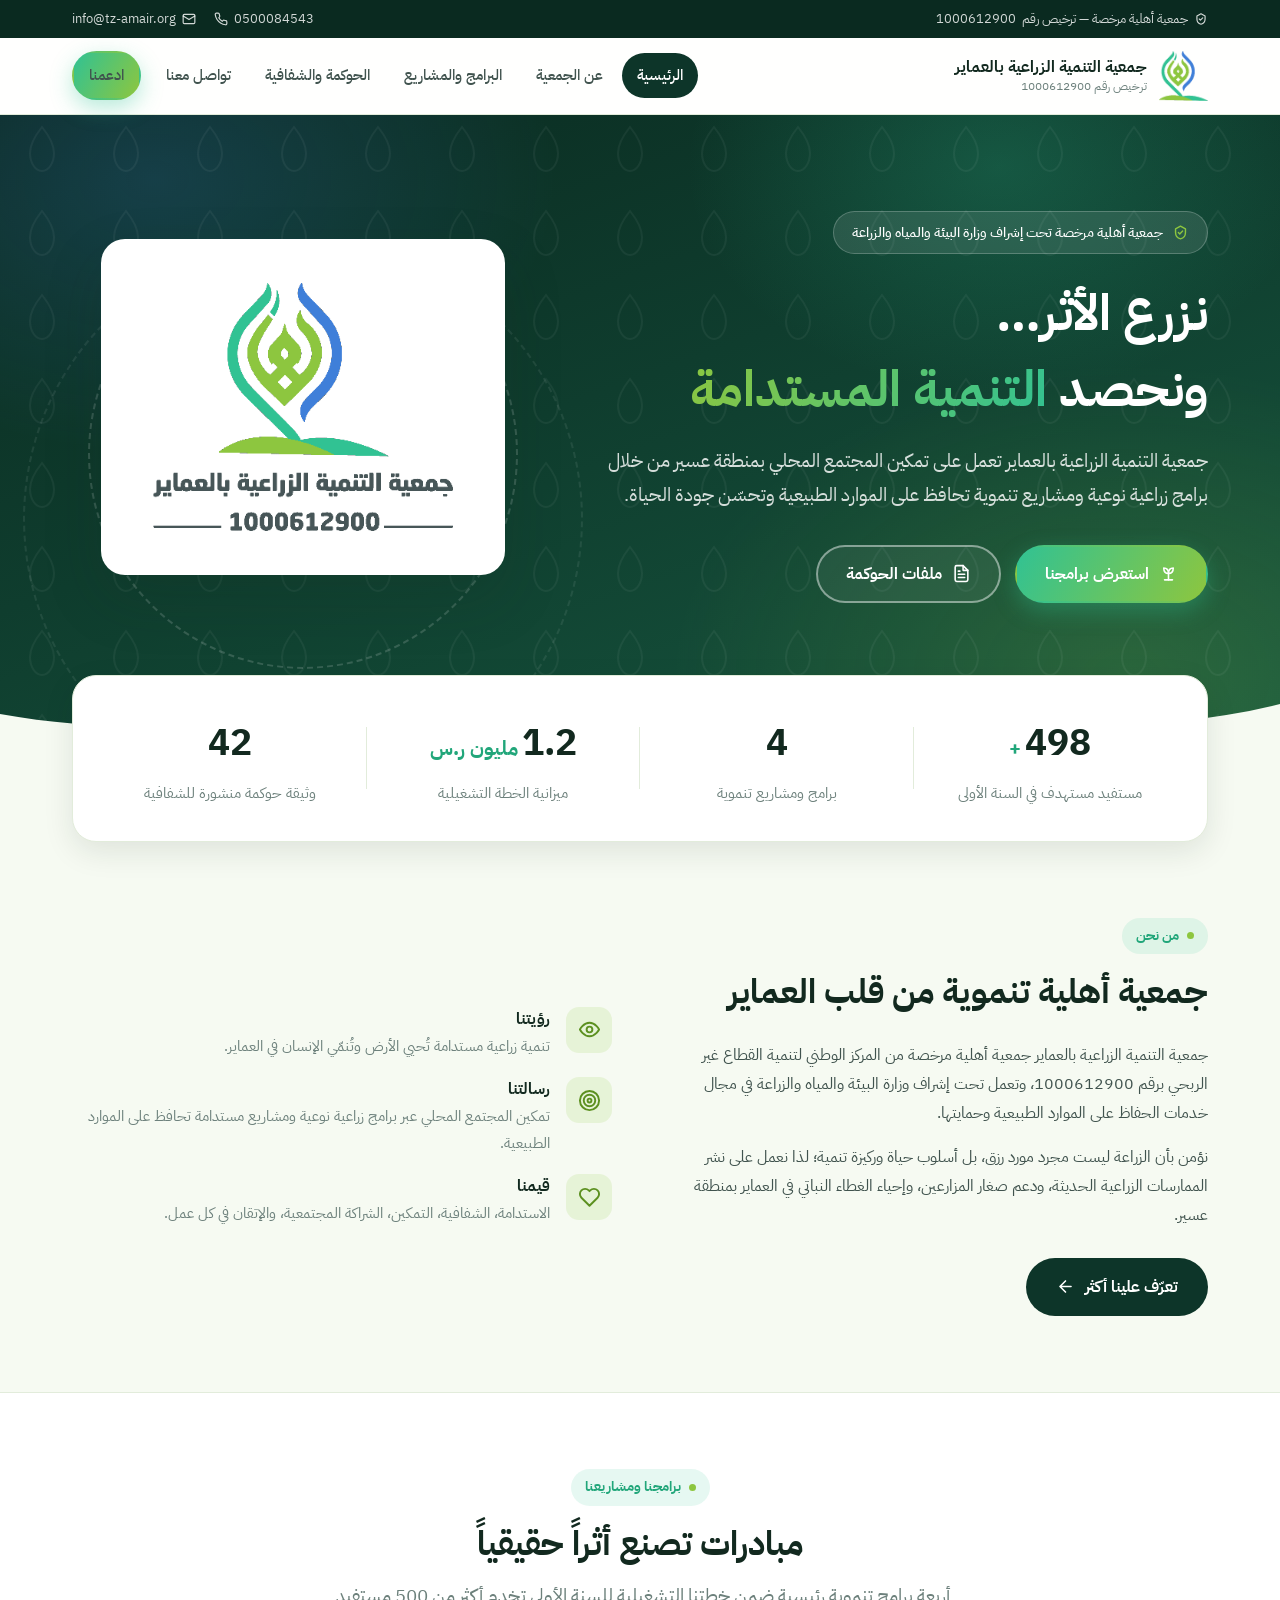
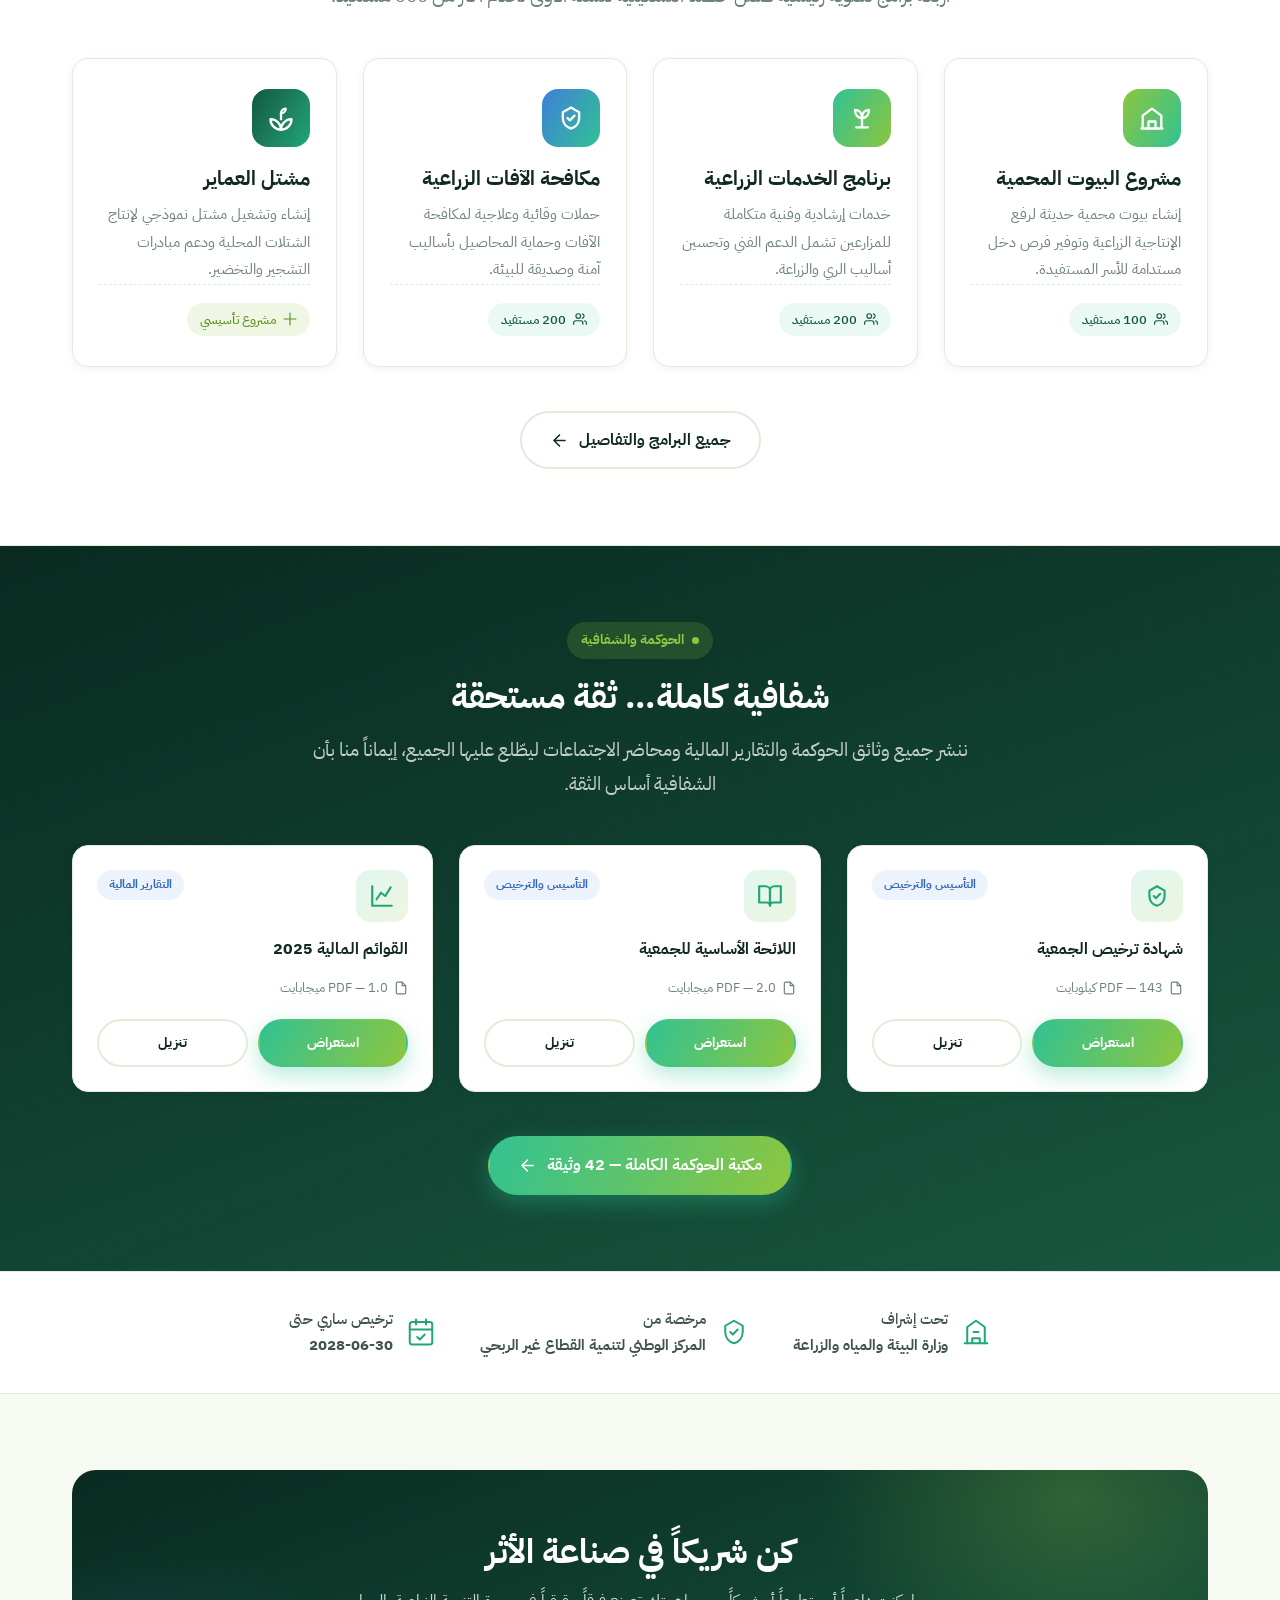
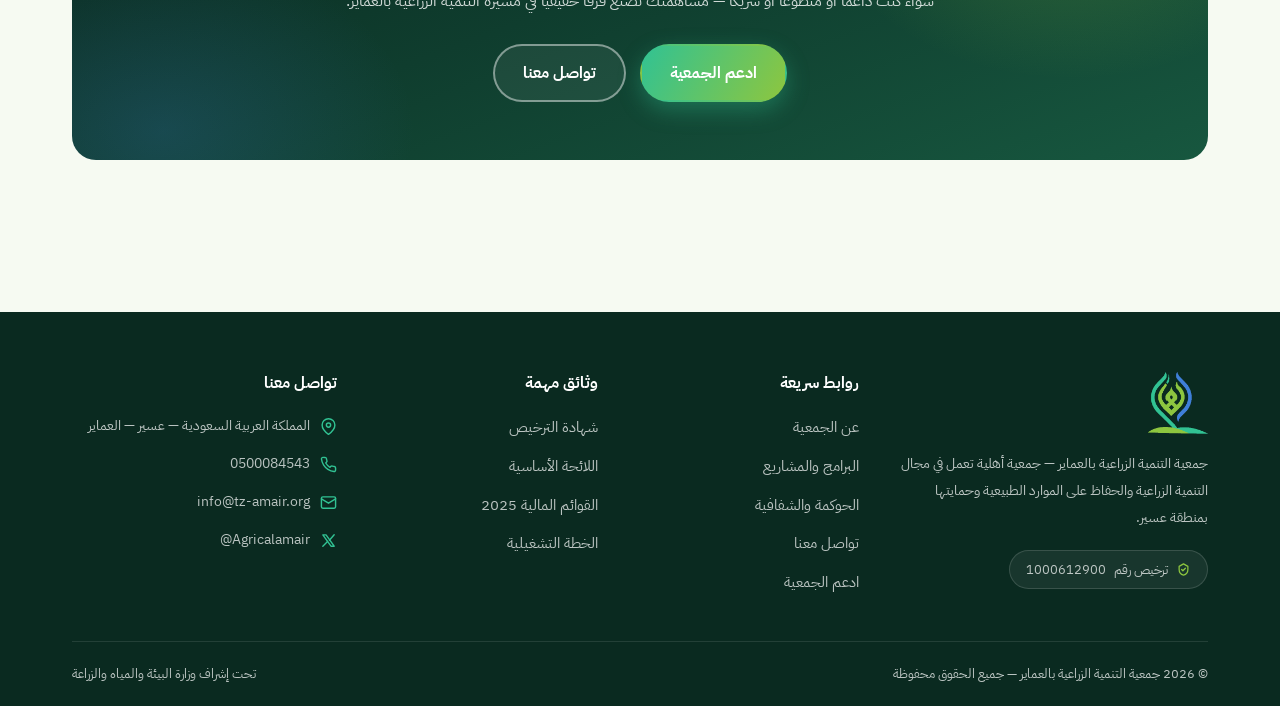
<file: index.html>
<!DOCTYPE html>
<html lang="ar" dir="rtl">
<head>
<meta charset="UTF-8">
<meta name="viewport" content="width=device-width, initial-scale=1.0">
<title>جمعية التنمية الزراعية بالعماير | الرئيسية</title>
<meta name="description" content="جمعية التنمية الزراعية بالعماير — جمعية أهلية مرخصة برقم 1000612900 تعمل تحت إشراف وزارة البيئة والمياه والزراعة في مجال التنمية الزراعية والحفاظ على الموارد الطبيعية بمنطقة عسير.">
<meta name="theme-color" content="#0d3529">
<link rel="icon" type="image/png" sizes="32x32" href="assets/img/favicon-32.png">
<link rel="icon" type="image/png" sizes="192x192" href="assets/img/favicon-192.png">
<link rel="apple-touch-icon" href="assets/img/apple-touch-icon.png">
<meta property="og:title" content="جمعية التنمية الزراعية بالعماير">
<meta property="og:description" content="جمعية أهلية مرخصة برقم 1000612900 — تنمية زراعية مستدامة وحفاظ على الموارد الطبيعية في العماير، عسير.">
<meta property="og:type" content="website">
<meta property="og:image" content="assets/img/logo-full.png">
<link rel="stylesheet" href="assets/css/style.css">
</head>
<body>
<a class="skip-link" href="#main">تجاوز إلى المحتوى الرئيسي</a>

<!-- الشريط العلوي -->
<div class="topbar">
  <div class="container">
    <span class="topbar__meta">
      <svg viewBox="0 0 24 24" fill="none" stroke="currentColor" stroke-width="2" stroke-linecap="round" stroke-linejoin="round" aria-hidden="true"><path d="M9 12l2 2 4-4"/><path d="M12 3l7 4v5c0 4.5-3 8-7 9-4-1-7-4.5-7-9V7z"/></svg>
      جمعية أهلية مرخصة — ترخيص رقم <bdo dir="ltr">1000612900</bdo>
    </span>
    <div class="topbar__links">
      <a href="tel:+966500084543" dir="ltr"><svg viewBox="0 0 24 24" fill="none" stroke="currentColor" stroke-width="2" stroke-linecap="round" stroke-linejoin="round" aria-hidden="true"><path d="M22 16.92v3a2 2 0 0 1-2.18 2 19.79 19.79 0 0 1-8.63-3.07 19.5 19.5 0 0 1-6-6A19.79 19.79 0 0 1 2.08 4.18 2 2 0 0 1 4.06 2h3a2 2 0 0 1 2 1.72c.13.96.36 1.9.7 2.81a2 2 0 0 1-.45 2.11L8.09 9.91a16 16 0 0 0 6 6l1.27-1.27a2 2 0 0 1 2.11-.45c.91.34 1.85.57 2.81.7A2 2 0 0 1 22 16.92z"/></svg><span class="txt">0500084543</span></a>
      <a href="mailto:info@tz-amair.org"><svg viewBox="0 0 24 24" fill="none" stroke="currentColor" stroke-width="2" stroke-linecap="round" stroke-linejoin="round" aria-hidden="true"><rect x="2" y="4" width="20" height="16" rx="2"/><path d="m22 7-10 6L2 7"/></svg><span class="txt">info@tz-amair.org</span></a>
    </div>
  </div>
</div>

<!-- التنقل -->
<header class="nav">
  <div class="container">
    <a class="brand" href="index.html">
      <img src="assets/img/logo-mark.png" alt="شعار جمعية التنمية الزراعية بالعماير">
      <span class="brand__txt">
        <span class="brand__name">جمعية التنمية الزراعية بالعماير</span>
        <span class="brand__lic">ترخيص رقم <bdo dir="ltr">1000612900</bdo></span>
      </span>
    </a>
    <nav class="nav__links" id="nav-links" aria-label="التنقل الرئيسي">
      <a href="index.html">الرئيسية</a>
      <a href="about.html">عن الجمعية</a>
      <a href="programs.html">البرامج والمشاريع</a>
      <a href="governance.html">الحوكمة والشفافية</a>
      <a href="contact.html">تواصل معنا</a>
      <a href="contact.html#donate" class="btn btn--primary btn--sm nav__cta">ادعمنا</a>
    </nav>
    <button class="nav__burger" aria-label="فتح القائمة" aria-expanded="false" aria-controls="nav-links">
      <svg viewBox="0 0 24 24" fill="none" stroke-width="2" stroke-linecap="round" aria-hidden="true"><path d="M3 6h18M3 12h18M3 18h18"/></svg>
    </button>
  </div>
</header>

<main id="main">
  <!-- الواجهة -->
  <section class="hero">
    <div class="hero__pattern" aria-hidden="true"></div>
    <div class="container">
      <div>
        <span class="hero__badge">
          <svg viewBox="0 0 24 24" fill="none" stroke="currentColor" stroke-width="2" stroke-linecap="round" stroke-linejoin="round" aria-hidden="true"><path d="M9 12l2 2 4-4"/><path d="M12 3l7 4v5c0 4.5-3 8-7 9-4-1-7-4.5-7-9V7z"/></svg>
          جمعية أهلية مرخصة تحت إشراف وزارة البيئة والمياه والزراعة
        </span>
        <h1>نزرع الأثر…<br>ونحصد <span class="hl">التنمية المستدامة</span></h1>
        <p class="hero__lead">جمعية التنمية الزراعية بالعماير تعمل على تمكين المجتمع المحلي بمنطقة عسير من خلال برامج زراعية نوعية ومشاريع تنموية تحافظ على الموارد الطبيعية وتحسّن جودة الحياة.</p>
        <div class="hero__actions">
          <a href="programs.html" class="btn btn--primary">
            <svg viewBox="0 0 24 24" fill="none" stroke="currentColor" stroke-width="2" stroke-linecap="round" stroke-linejoin="round" aria-hidden="true"><path d="M7 20h10"/><path d="M12 20v-8"/><path d="M12 12c4 0 6-3 6-7-4 0-6 3-6 7z"/><path d="M12 12c-4 0-6-3-6-7 4 0 6 3 6 7z"/></svg>
            استعرض برامجنا
          </a>
          <a href="governance.html" class="btn btn--ghost">
            <svg viewBox="0 0 24 24" fill="none" stroke="currentColor" stroke-width="2" stroke-linecap="round" stroke-linejoin="round" aria-hidden="true"><path d="M14 2H6a2 2 0 0 0-2 2v16a2 2 0 0 0 2 2h12a2 2 0 0 0 2-2V8z"/><path d="M14 2v6h6"/><path d="M16 13H8M16 17H8M10 9H8"/></svg>
            ملفات الحوكمة
          </a>
        </div>
      </div>
      <div class="hero__art">
        <span class="hero__ring hero__ring--1" aria-hidden="true"></span>
        <span class="hero__ring hero__ring--2" aria-hidden="true"></span>
        <div class="hero__logo-card">
          <img src="assets/img/logo-full.png" alt="شعار جمعية التنمية الزراعية بالعماير — ترخيص رقم 1000612900" width="391" height="323">
        </div>
      </div>
    </div>
    <div class="hero__wave" aria-hidden="true">
      <svg viewBox="0 0 1440 90" preserveAspectRatio="none"><path d="M0,50 C280,95 520,0 760,25 C1000,50 1240,85 1440,40 L1440,90 L0,90 Z" fill="#f6faf2"/></svg>
    </div>
  </section>

  <!-- الإحصاءات -->
  <div class="stats">
    <div class="container">
      <div class="stats__grid reveal">
        <div class="stat">
          <div class="stat__num"><span data-count="500">0</span><span class="unit">+</span></div>
          <div class="stat__label">مستفيد مستهدف في السنة الأولى</div>
        </div>
        <div class="stat">
          <div class="stat__num"><span data-count="4">0</span></div>
          <div class="stat__label">برامج ومشاريع تنموية</div>
        </div>
        <div class="stat">
          <div class="stat__num"><span data-count="1.2">0</span><span class="unit">مليون ر.س</span></div>
          <div class="stat__label">ميزانية الخطة التشغيلية</div>
        </div>
        <div class="stat">
          <div class="stat__num"><span data-count="42">0</span></div>
          <div class="stat__label">وثيقة حوكمة منشورة للشفافية</div>
        </div>
      </div>
    </div>
  </div>

  <!-- من نحن -->
  <section class="section">
    <div class="container">
      <div class="grid grid--2" style="align-items:center; gap:56px;">
        <div class="reveal">
          <div class="sec-head" style="margin-bottom:24px;">
            <span class="eyebrow">من نحن</span>
            <h2>جمعية أهلية تنموية من قلب العماير</h2>
          </div>
          <p style="margin-bottom:16px;">جمعية التنمية الزراعية بالعماير جمعية أهلية مرخصة من المركز الوطني لتنمية القطاع غير الربحي برقم <bdo dir="ltr">1000612900</bdo>، وتعمل تحت إشراف وزارة البيئة والمياه والزراعة في مجال خدمات الحفاظ على الموارد الطبيعية وحمايتها.</p>
          <p style="margin-bottom:28px;">نؤمن بأن الزراعة ليست مجرد مورد رزق، بل أسلوب حياة وركيزة تنمية؛ لذا نعمل على نشر الممارسات الزراعية الحديثة، ودعم صغار المزارعين، وإحياء الغطاء النباتي في العماير بمنطقة عسير.</p>
          <a href="about.html" class="btn btn--dark">تعرّف علينا أكثر
            <svg viewBox="0 0 24 24" fill="none" stroke="currentColor" stroke-width="2" stroke-linecap="round" stroke-linejoin="round" aria-hidden="true" style="transform:scaleX(-1)"><path d="M5 12h14M12 5l7 7-7 7"/></svg>
          </a>
        </div>
        <div class="value-list reveal reveal-d1">
          <div class="value-item">
            <span class="value-item__dot"><svg viewBox="0 0 24 24" fill="none" stroke="currentColor" stroke-width="2" stroke-linecap="round" stroke-linejoin="round" aria-hidden="true"><path d="M2 12s3.5-7 10-7 10 7 10 7-3.5 7-10 7-10-7-10-7z"/><circle cx="12" cy="12" r="3"/></svg></span>
            <div>
              <h4>رؤيتنا</h4>
              <p>تنمية زراعية مستدامة تُحيي الأرض وتُنمّي الإنسان في العماير.</p>
            </div>
          </div>
          <div class="value-item">
            <span class="value-item__dot"><svg viewBox="0 0 24 24" fill="none" stroke="currentColor" stroke-width="2" stroke-linecap="round" stroke-linejoin="round" aria-hidden="true"><circle cx="12" cy="12" r="10"/><circle cx="12" cy="12" r="6"/><circle cx="12" cy="12" r="2"/></svg></span>
            <div>
              <h4>رسالتنا</h4>
              <p>تمكين المجتمع المحلي عبر برامج زراعية نوعية ومشاريع مستدامة تحافظ على الموارد الطبيعية.</p>
            </div>
          </div>
          <div class="value-item">
            <span class="value-item__dot"><svg viewBox="0 0 24 24" fill="none" stroke="currentColor" stroke-width="2" stroke-linecap="round" stroke-linejoin="round" aria-hidden="true"><path d="M20.42 4.58a5.4 5.4 0 0 0-7.65 0l-.77.78-.77-.78a5.4 5.4 0 0 0-7.65 7.65l8.42 8.42 8.42-8.42a5.4 5.4 0 0 0 0-7.65z"/></svg></span>
            <div>
              <h4>قيمنا</h4>
              <p>الاستدامة، الشفافية، التمكين، الشراكة المجتمعية، والإتقان في كل عمل.</p>
            </div>
          </div>
        </div>
      </div>
    </div>
  </section>

  <!-- البرامج -->
  <section class="section section--alt">
    <div class="container">
      <div class="sec-head sec-head--center reveal">
        <span class="eyebrow">برامجنا ومشاريعنا</span>
        <h2>مبادرات تصنع أثراً حقيقياً</h2>
        <p>أربعة برامج تنموية رئيسية ضمن خطتنا التشغيلية للسنة الأولى تخدم أكثر من 500 مستفيد.</p>
      </div>
      <div class="grid grid--4">
        <article class="card program-card reveal">
          <span class="card__icon card__icon--green"><svg viewBox="0 0 24 24" fill="none" stroke="currentColor" stroke-width="2" stroke-linecap="round" stroke-linejoin="round" aria-hidden="true"><path d="M3 21h18"/><path d="M4 21V10l8-6 8 6v11"/><path d="M9 21v-6h6v6"/></svg></span>
          <h3>مشروع البيوت المحمية</h3>
          <p>إنشاء بيوت محمية حديثة لرفع الإنتاجية الزراعية وتوفير فرص دخل مستدامة للأسر المستفيدة.</p>
          <div class="program-card__meta">
            <span class="chip"><svg viewBox="0 0 24 24" fill="none" stroke="currentColor" stroke-width="2" stroke-linecap="round" stroke-linejoin="round" aria-hidden="true"><path d="M17 21v-2a4 4 0 0 0-4-4H5a4 4 0 0 0-4 4v2"/><circle cx="9" cy="7" r="4"/><path d="M23 21v-2a4 4 0 0 0-3-3.87"/><path d="M16 3.13a4 4 0 0 1 0 7.75"/></svg>100 مستفيد</span>
          </div>
        </article>
        <article class="card program-card reveal reveal-d1">
          <span class="card__icon"><svg viewBox="0 0 24 24" fill="none" stroke="currentColor" stroke-width="2" stroke-linecap="round" stroke-linejoin="round" aria-hidden="true"><path d="M7 20h10"/><path d="M12 20v-8"/><path d="M12 12c4 0 6-3 6-7-4 0-6 3-6 7z"/><path d="M12 12c-4 0-6-3-6-7 4 0 6 3 6 7z"/></svg></span>
          <h3>برنامج الخدمات الزراعية</h3>
          <p>خدمات إرشادية وفنية متكاملة للمزارعين تشمل الدعم الفني وتحسين أساليب الري والزراعة.</p>
          <div class="program-card__meta">
            <span class="chip"><svg viewBox="0 0 24 24" fill="none" stroke="currentColor" stroke-width="2" stroke-linecap="round" stroke-linejoin="round" aria-hidden="true"><path d="M17 21v-2a4 4 0 0 0-4-4H5a4 4 0 0 0-4 4v2"/><circle cx="9" cy="7" r="4"/><path d="M23 21v-2a4 4 0 0 0-3-3.87"/><path d="M16 3.13a4 4 0 0 1 0 7.75"/></svg>200 مستفيد</span>
          </div>
        </article>
        <article class="card program-card reveal reveal-d2">
          <span class="card__icon card__icon--blue"><svg viewBox="0 0 24 24" fill="none" stroke="currentColor" stroke-width="2" stroke-linecap="round" stroke-linejoin="round" aria-hidden="true"><path d="M12 3l7 4v5c0 4.5-3 8-7 9-4-1-7-4.5-7-9V7z"/><path d="M9 12l2 2 4-4"/></svg></span>
          <h3>مكافحة الآفات الزراعية</h3>
          <p>حملات وقائية وعلاجية لمكافحة الآفات وحماية المحاصيل بأساليب آمنة وصديقة للبيئة.</p>
          <div class="program-card__meta">
            <span class="chip"><svg viewBox="0 0 24 24" fill="none" stroke="currentColor" stroke-width="2" stroke-linecap="round" stroke-linejoin="round" aria-hidden="true"><path d="M17 21v-2a4 4 0 0 0-4-4H5a4 4 0 0 0-4 4v2"/><circle cx="9" cy="7" r="4"/><path d="M23 21v-2a4 4 0 0 0-3-3.87"/><path d="M16 3.13a4 4 0 0 1 0 7.75"/></svg>200 مستفيد</span>
          </div>
        </article>
        <article class="card program-card reveal reveal-d3">
          <span class="card__icon card__icon--deep"><svg viewBox="0 0 24 24" fill="none" stroke="currentColor" stroke-width="2" stroke-linecap="round" stroke-linejoin="round" aria-hidden="true"><path d="M12 22c4.97 0 9-4.03 9-9-4.97 0-9 4.03-9 9z"/><path d="M12 22c-4.97 0-9-4.03-9-9 4.97 0 9 4.03 9 9z"/><path d="M12 13V8"/><path d="M12 8a4 4 0 0 0 4-4 4 4 0 0 0-4 4z"/></svg></span>
          <h3>مشتل العماير</h3>
          <p>إنشاء وتشغيل مشتل نموذجي لإنتاج الشتلات المحلية ودعم مبادرات التشجير والتخضير.</p>
          <div class="program-card__meta">
            <span class="chip chip--green"><svg viewBox="0 0 24 24" fill="none" stroke="currentColor" stroke-width="2" stroke-linecap="round" stroke-linejoin="round" aria-hidden="true"><path d="M12 2v20M2 12h20"/></svg>مشروع تأسيسي</span>
          </div>
        </article>
      </div>
      <div style="text-align:center; margin-top:44px;" class="reveal">
        <a href="programs.html" class="btn btn--outline">جميع البرامج والتفاصيل
          <svg viewBox="0 0 24 24" fill="none" stroke="currentColor" stroke-width="2" stroke-linecap="round" stroke-linejoin="round" aria-hidden="true" style="transform:scaleX(-1)"><path d="M5 12h14M12 5l7 7-7 7"/></svg>
        </a>
      </div>
    </div>
  </section>

  <!-- الحوكمة -->
  <section class="section section--deep">
    <div class="container">
      <div class="sec-head sec-head--center reveal">
        <span class="eyebrow">الحوكمة والشفافية</span>
        <h2>شفافية كاملة… ثقة مستحقة</h2>
        <p>ننشر جميع وثائق الحوكمة والتقارير المالية ومحاضر الاجتماعات ليطّلع عليها الجميع، إيماناً منا بأن الشفافية أساس الثقة.</p>
      </div>
      <div class="grid grid--3">
        <article class="doc-card reveal">
          <div class="doc-card__top">
            <span class="doc-card__icon"><svg viewBox="0 0 24 24" fill="none" stroke="currentColor" stroke-width="2" stroke-linecap="round" stroke-linejoin="round" aria-hidden="true"><path d="M12 3l7 4v5c0 4.5-3 8-7 9-4-1-7-4.5-7-9V7z"/><path d="M9 12l2 2 4-4"/></svg></span>
            <span class="doc-card__cat">التأسيس والترخيص</span>
          </div>
          <h3>شهادة ترخيص الجمعية</h3>
          <span class="doc-card__size"><svg viewBox="0 0 24 24" fill="none" stroke="currentColor" stroke-width="2" stroke-linecap="round" stroke-linejoin="round" aria-hidden="true"><path d="M14 2H6a2 2 0 0 0-2 2v16a2 2 0 0 0 2 2h12a2 2 0 0 0 2-2V8z"/><path d="M14 2v6h6"/></svg>PDF — 143 كيلوبايت</span>
          <div class="doc-card__actions">
            <button class="btn btn--primary btn--sm" data-pdf="documents/license-certificate.pdf" data-pdf-title="شهادة ترخيص الجمعية">استعراض</button>
            <a class="btn btn--outline btn--sm" href="documents/license-certificate.pdf" download>تنزيل</a>
          </div>
        </article>
        <article class="doc-card reveal reveal-d1">
          <div class="doc-card__top">
            <span class="doc-card__icon"><svg viewBox="0 0 24 24" fill="none" stroke="currentColor" stroke-width="2" stroke-linecap="round" stroke-linejoin="round" aria-hidden="true"><path d="M2 3h6a4 4 0 0 1 4 4v14a3 3 0 0 0-3-3H2z"/><path d="M22 3h-6a4 4 0 0 0-4 4v14a3 3 0 0 1 3-3h7z"/></svg></span>
            <span class="doc-card__cat">التأسيس والترخيص</span>
          </div>
          <h3>اللائحة الأساسية للجمعية</h3>
          <span class="doc-card__size"><svg viewBox="0 0 24 24" fill="none" stroke="currentColor" stroke-width="2" stroke-linecap="round" stroke-linejoin="round" aria-hidden="true"><path d="M14 2H6a2 2 0 0 0-2 2v16a2 2 0 0 0 2 2h12a2 2 0 0 0 2-2V8z"/><path d="M14 2v6h6"/></svg>PDF — 2.0 ميجابايت</span>
          <div class="doc-card__actions">
            <button class="btn btn--primary btn--sm" data-pdf="documents/bylaws.pdf" data-pdf-title="اللائحة الأساسية للجمعية">استعراض</button>
            <a class="btn btn--outline btn--sm" href="documents/bylaws.pdf" download>تنزيل</a>
          </div>
        </article>
        <article class="doc-card reveal reveal-d2">
          <div class="doc-card__top">
            <span class="doc-card__icon"><svg viewBox="0 0 24 24" fill="none" stroke="currentColor" stroke-width="2" stroke-linecap="round" stroke-linejoin="round" aria-hidden="true"><path d="M3 3v18h18"/><path d="M7 15l4-6 4 3 5-8"/></svg></span>
            <span class="doc-card__cat">التقارير المالية</span>
          </div>
          <h3>القوائم المالية 2025</h3>
          <span class="doc-card__size"><svg viewBox="0 0 24 24" fill="none" stroke="currentColor" stroke-width="2" stroke-linecap="round" stroke-linejoin="round" aria-hidden="true"><path d="M14 2H6a2 2 0 0 0-2 2v16a2 2 0 0 0 2 2h12a2 2 0 0 0 2-2V8z"/><path d="M14 2v6h6"/></svg>PDF — 1.0 ميجابايت</span>
          <div class="doc-card__actions">
            <button class="btn btn--primary btn--sm" data-pdf="documents/financial-statements-2025.pdf" data-pdf-title="القوائم المالية 2025">استعراض</button>
            <a class="btn btn--outline btn--sm" href="documents/financial-statements-2025.pdf" download>تنزيل</a>
          </div>
        </article>
      </div>
      <div style="text-align:center; margin-top:44px;" class="reveal">
        <a href="governance.html" class="btn btn--primary">مكتبة الحوكمة الكاملة — 42 وثيقة
          <svg viewBox="0 0 24 24" fill="none" stroke="currentColor" stroke-width="2" stroke-linecap="round" stroke-linejoin="round" aria-hidden="true" style="transform:scaleX(-1)"><path d="M5 12h14M12 5l7 7-7 7"/></svg>
        </a>
      </div>
    </div>
  </section>

  <!-- شريط الثقة -->
  <div class="trust">
    <div class="container">
      <div class="trust__grid reveal">
        <div class="trust__item">
          <svg viewBox="0 0 24 24" fill="none" stroke="currentColor" stroke-width="1.6" stroke-linecap="round" stroke-linejoin="round" aria-hidden="true"><path d="M3 21h18"/><path d="M5 21V8l7-5 7 5v13"/><path d="M9 21v-4h6v4"/><path d="M10 12h4"/></svg>
          <span>تحت إشراف<br><strong>وزارة البيئة والمياه والزراعة</strong></span>
        </div>
        <div class="trust__item">
          <svg viewBox="0 0 24 24" fill="none" stroke="currentColor" stroke-width="1.6" stroke-linecap="round" stroke-linejoin="round" aria-hidden="true"><path d="M12 3l7 4v5c0 4.5-3 8-7 9-4-1-7-4.5-7-9V7z"/><path d="M9 12l2 2 4-4"/></svg>
          <span>مرخصة من<br><strong>المركز الوطني لتنمية القطاع غير الربحي</strong></span>
        </div>
        <div class="trust__item">
          <svg viewBox="0 0 24 24" fill="none" stroke="currentColor" stroke-width="1.6" stroke-linecap="round" stroke-linejoin="round" aria-hidden="true"><rect x="3" y="4" width="18" height="18" rx="2"/><path d="M16 2v4M8 2v4M3 10h18"/><path d="M9 16l2 2 4-4"/></svg>
          <span>ترخيص ساري حتى<br><strong><bdo dir="ltr">2028-06-30</bdo></strong></span>
        </div>
      </div>
    </div>
  </div>

  <!-- دعوة للعمل -->
  <section class="section">
    <div class="container">
      <div class="cta-band reveal">
        <h2>كن شريكاً في صناعة الأثر</h2>
        <p>سواء كنت داعماً أو متطوعاً أو شريكاً — مساهمتك تصنع فرقاً حقيقياً في مسيرة التنمية الزراعية بالعماير.</p>
        <div class="btn-row">
          <a href="contact.html#donate" class="btn btn--primary">ادعم الجمعية</a>
          <a href="contact.html" class="btn btn--ghost">تواصل معنا</a>
        </div>
      </div>
    </div>
  </section>
</main>

<!-- التذييل -->
<footer class="footer">
  <div class="container">
    <div class="footer__main">
      <div class="footer__brand">
        <img src="assets/img/logo-mark.png" alt="شعار الجمعية">
        <p>جمعية التنمية الزراعية بالعماير — جمعية أهلية تعمل في مجال التنمية الزراعية والحفاظ على الموارد الطبيعية وحمايتها بمنطقة عسير.</p>
        <span class="footer__lic">
          <svg viewBox="0 0 24 24" fill="none" stroke="currentColor" stroke-width="2" stroke-linecap="round" stroke-linejoin="round" aria-hidden="true"><path d="M12 3l7 4v5c0 4.5-3 8-7 9-4-1-7-4.5-7-9V7z"/><path d="M9 12l2 2 4-4"/></svg>
          ترخيص رقم <bdo dir="ltr">1000612900</bdo>
        </span>
      </div>
      <div>
        <h4>روابط سريعة</h4>
        <ul class="footer__links">
          <li><a href="about.html">عن الجمعية</a></li>
          <li><a href="programs.html">البرامج والمشاريع</a></li>
          <li><a href="governance.html">الحوكمة والشفافية</a></li>
          <li><a href="contact.html">تواصل معنا</a></li>
          <li><a href="contact.html#donate">ادعم الجمعية</a></li>
        </ul>
      </div>
      <div>
        <h4>وثائق مهمة</h4>
        <ul class="footer__links">
          <li><a href="documents/license-certificate.pdf" download>شهادة الترخيص</a></li>
          <li><a href="documents/bylaws.pdf" download>اللائحة الأساسية</a></li>
          <li><a href="documents/financial-statements-2025.pdf" download>القوائم المالية 2025</a></li>
          <li><a href="documents/operational-plan.pdf" download>الخطة التشغيلية</a></li>
        </ul>
      </div>
      <div>
        <h4>تواصل معنا</h4>
        <ul class="footer__contact">
          <li><svg viewBox="0 0 24 24" fill="none" stroke="currentColor" stroke-width="2" stroke-linecap="round" stroke-linejoin="round" aria-hidden="true"><path d="M21 10c0 7-9 13-9 13S3 17 3 10a9 9 0 0 1 18 0z"/><circle cx="12" cy="10" r="3"/></svg><span>المملكة العربية السعودية — عسير — العماير</span></li>
          <li><svg viewBox="0 0 24 24" fill="none" stroke="currentColor" stroke-width="2" stroke-linecap="round" stroke-linejoin="round" aria-hidden="true"><path d="M22 16.92v3a2 2 0 0 1-2.18 2 19.79 19.79 0 0 1-8.63-3.07 19.5 19.5 0 0 1-6-6A19.79 19.79 0 0 1 2.08 4.18 2 2 0 0 1 4.06 2h3a2 2 0 0 1 2 1.72c.13.96.36 1.9.7 2.81a2 2 0 0 1-.45 2.11L8.09 9.91a16 16 0 0 0 6 6l1.27-1.27a2 2 0 0 1 2.11-.45c.91.34 1.85.57 2.81.7A2 2 0 0 1 22 16.92z"/></svg><a href="tel:+966500084543">0500084543</a></li>
          <li><svg viewBox="0 0 24 24" fill="none" stroke="currentColor" stroke-width="2" stroke-linecap="round" stroke-linejoin="round" aria-hidden="true"><rect x="2" y="4" width="20" height="16" rx="2"/><path d="m22 7-10 6L2 7"/></svg><a href="mailto:info@tz-amair.org">info@tz-amair.org</a></li>
          <li><svg viewBox="0 0 24 24" fill="none" stroke="currentColor" stroke-width="2" stroke-linecap="round" stroke-linejoin="round" aria-hidden="true"><path d="M4 4l11.5 16h4.5L8.5 4z"/><path d="M20 4l-6.7 7.7M10.6 13.5L4 20"/></svg><a href="https://x.com/Agricalamair" target="_blank" rel="noopener">@Agricalamair</a></li>
        </ul>
      </div>
    </div>
    <div class="footer__bottom">
      <span>© <span data-year>2026</span> جمعية التنمية الزراعية بالعماير — جميع الحقوق محفوظة</span>
      <span>تحت إشراف وزارة البيئة والمياه والزراعة</span>
    </div>
  </div>
</footer>

<!-- نافذة استعراض PDF -->
<div class="pdf-modal" id="pdf-modal" role="dialog" aria-modal="true" aria-label="استعراض المستند">
  <div class="pdf-modal__backdrop"></div>
  <div class="pdf-modal__box">
    <div class="pdf-modal__head">
      <span class="pdf-modal__title">استعراض المستند</span>
      <a class="btn btn--outline btn--sm" data-modal-newtab href="#" target="_blank" rel="noopener">فتح في تبويب</a>
      <a class="btn btn--primary btn--sm" data-modal-download href="#" download>تنزيل</a>
      <button class="pdf-modal__close" aria-label="إغلاق">
        <svg viewBox="0 0 24 24" fill="none" stroke="currentColor" stroke-width="2" stroke-linecap="round" aria-hidden="true"><path d="M18 6 6 18M6 6l12 12"/></svg>
      </button>
    </div>
    <iframe class="pdf-modal__frame" src="about:blank" title="معاينة المستند"></iframe>
    <div class="pdf-modal__fallback">إذا لم تظهر المعاينة على جهازك، استخدم زر «تنزيل» أو «فتح في تبويب».</div>
  </div>
</div>

<script src="assets/js/main.js"></script>
</body>
</html>
</file>
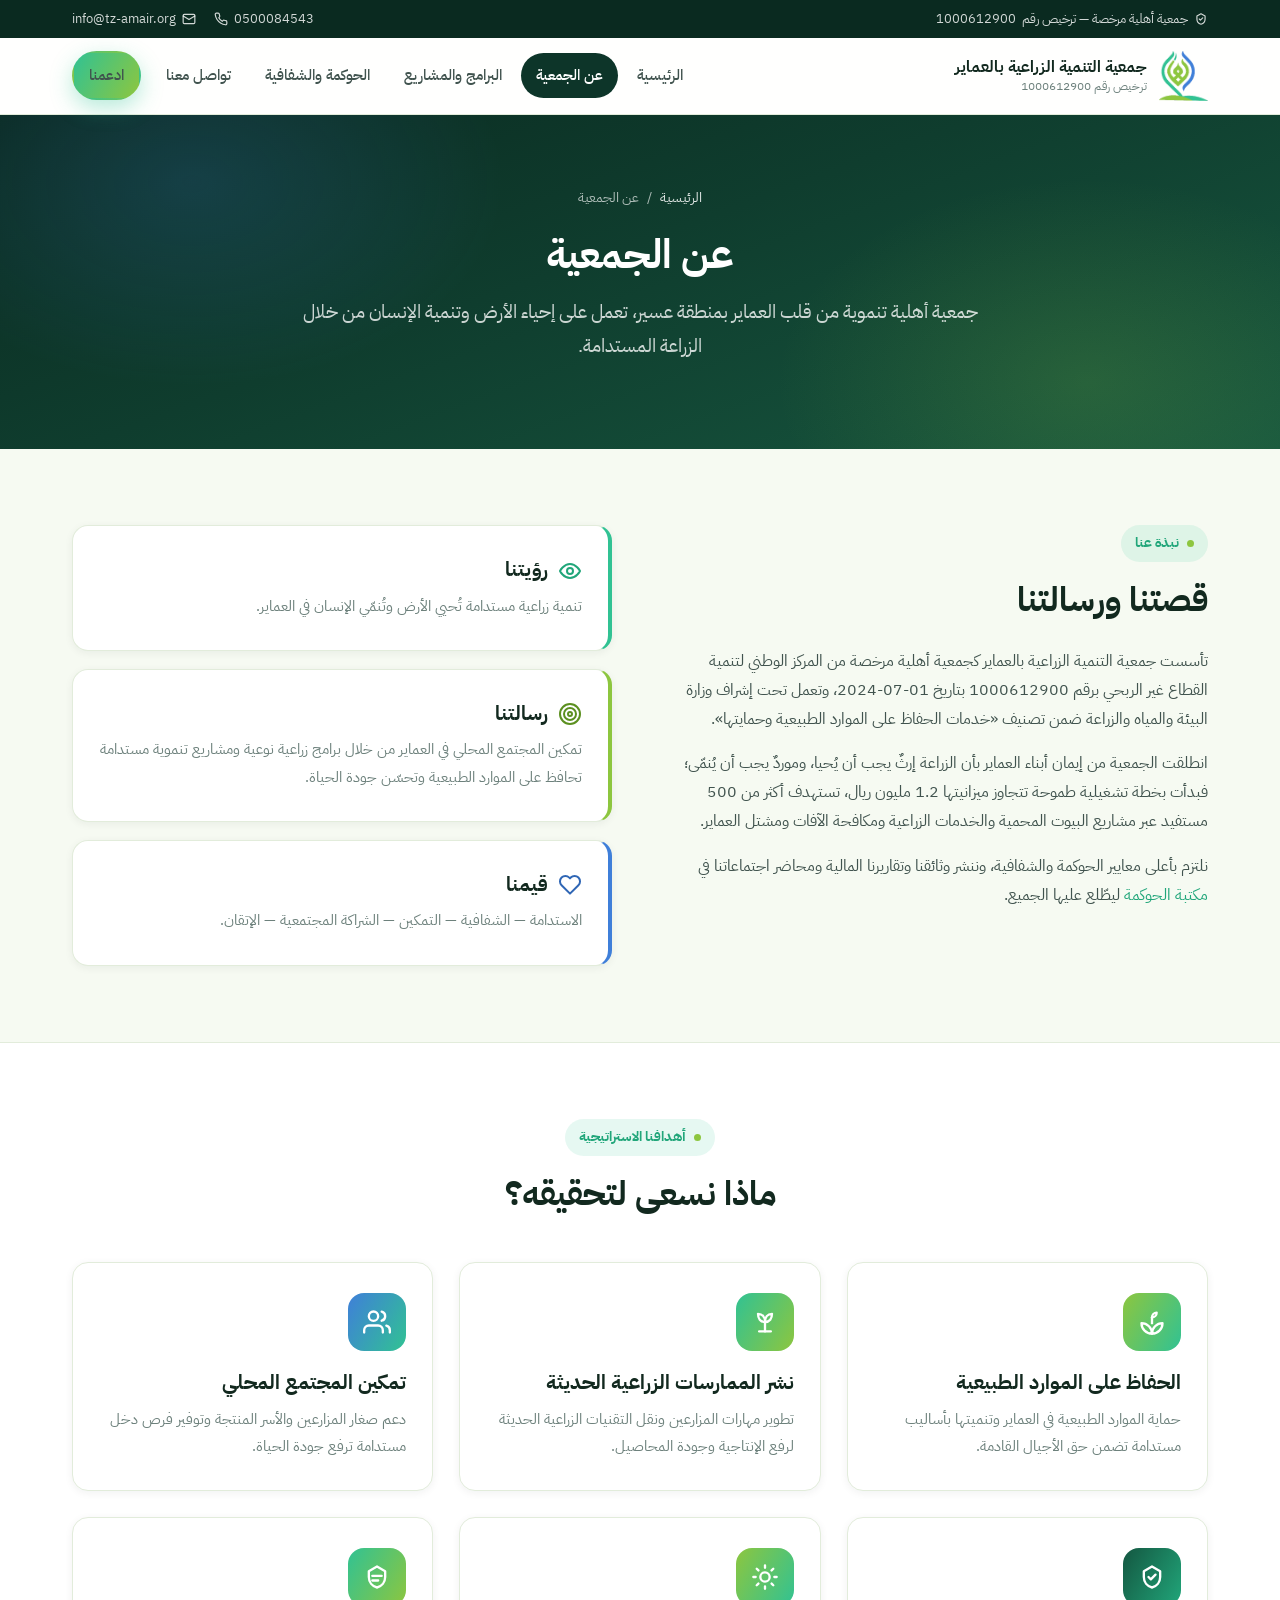
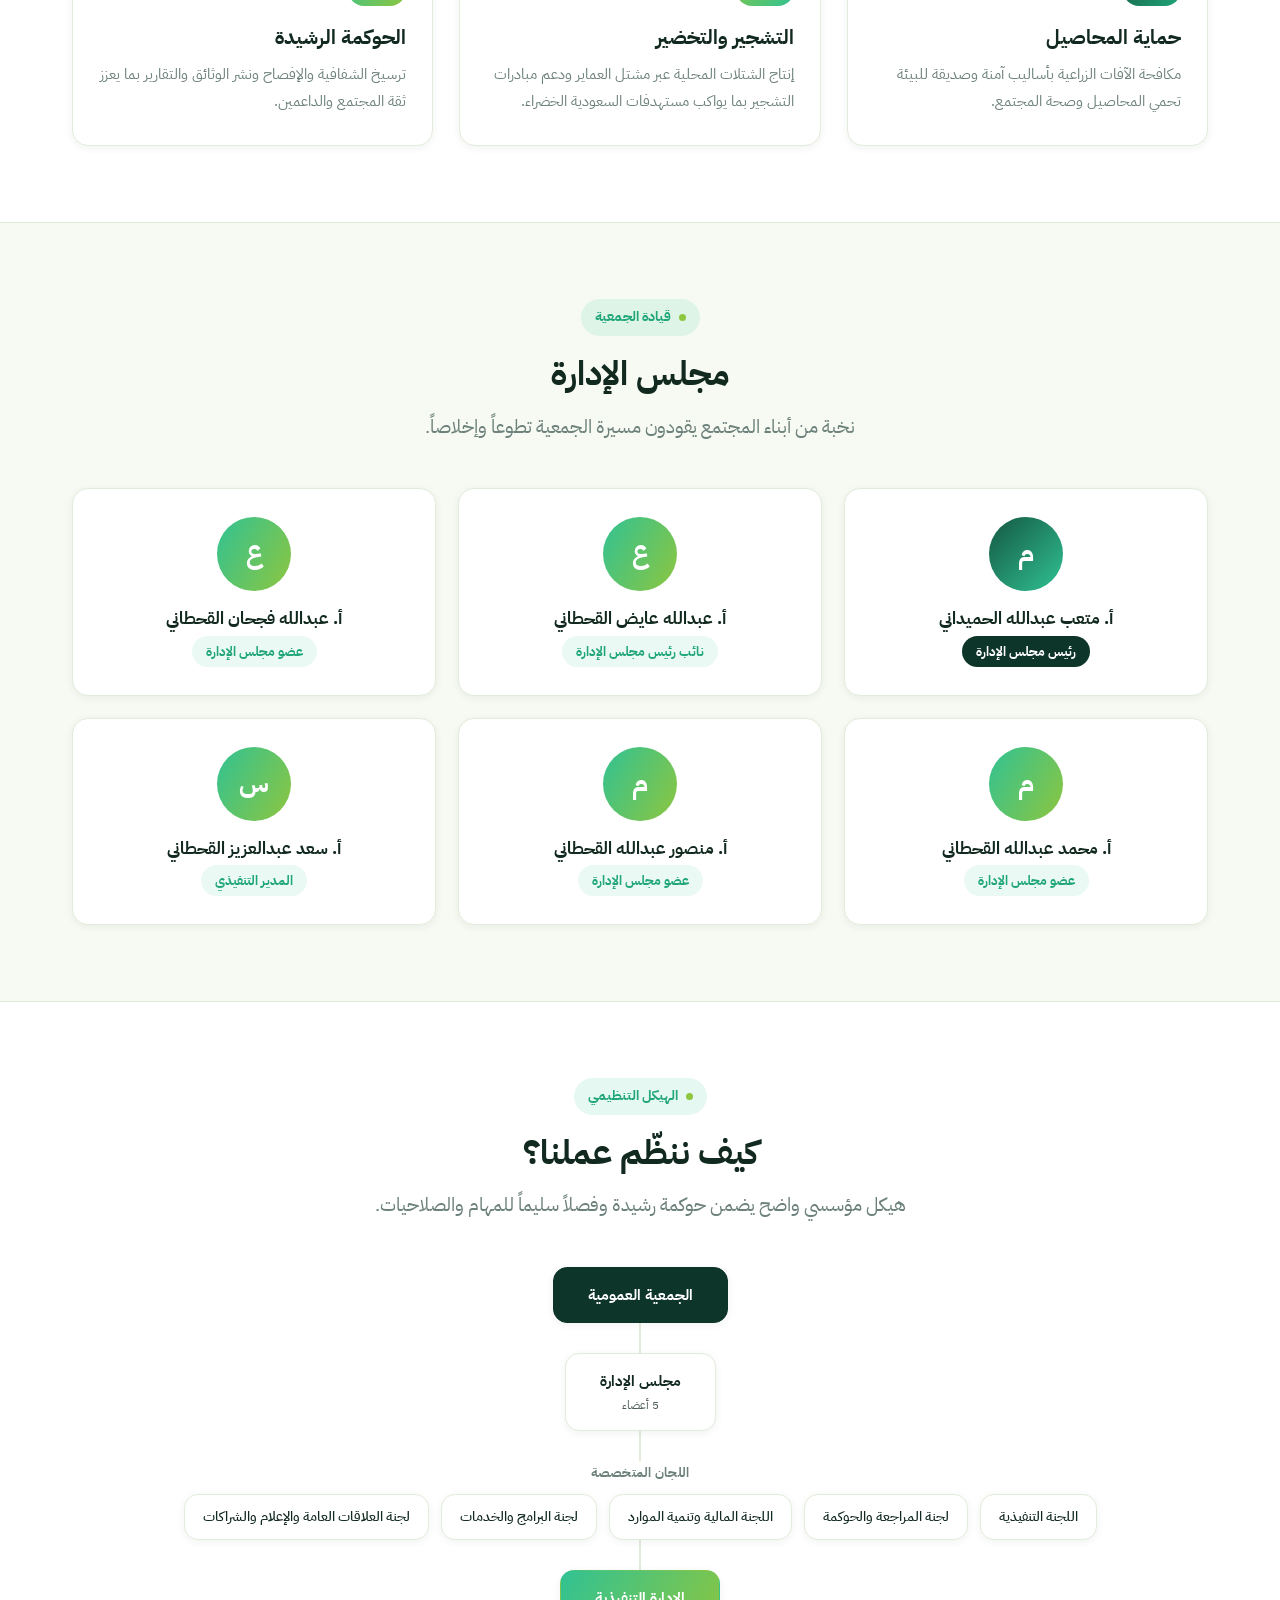
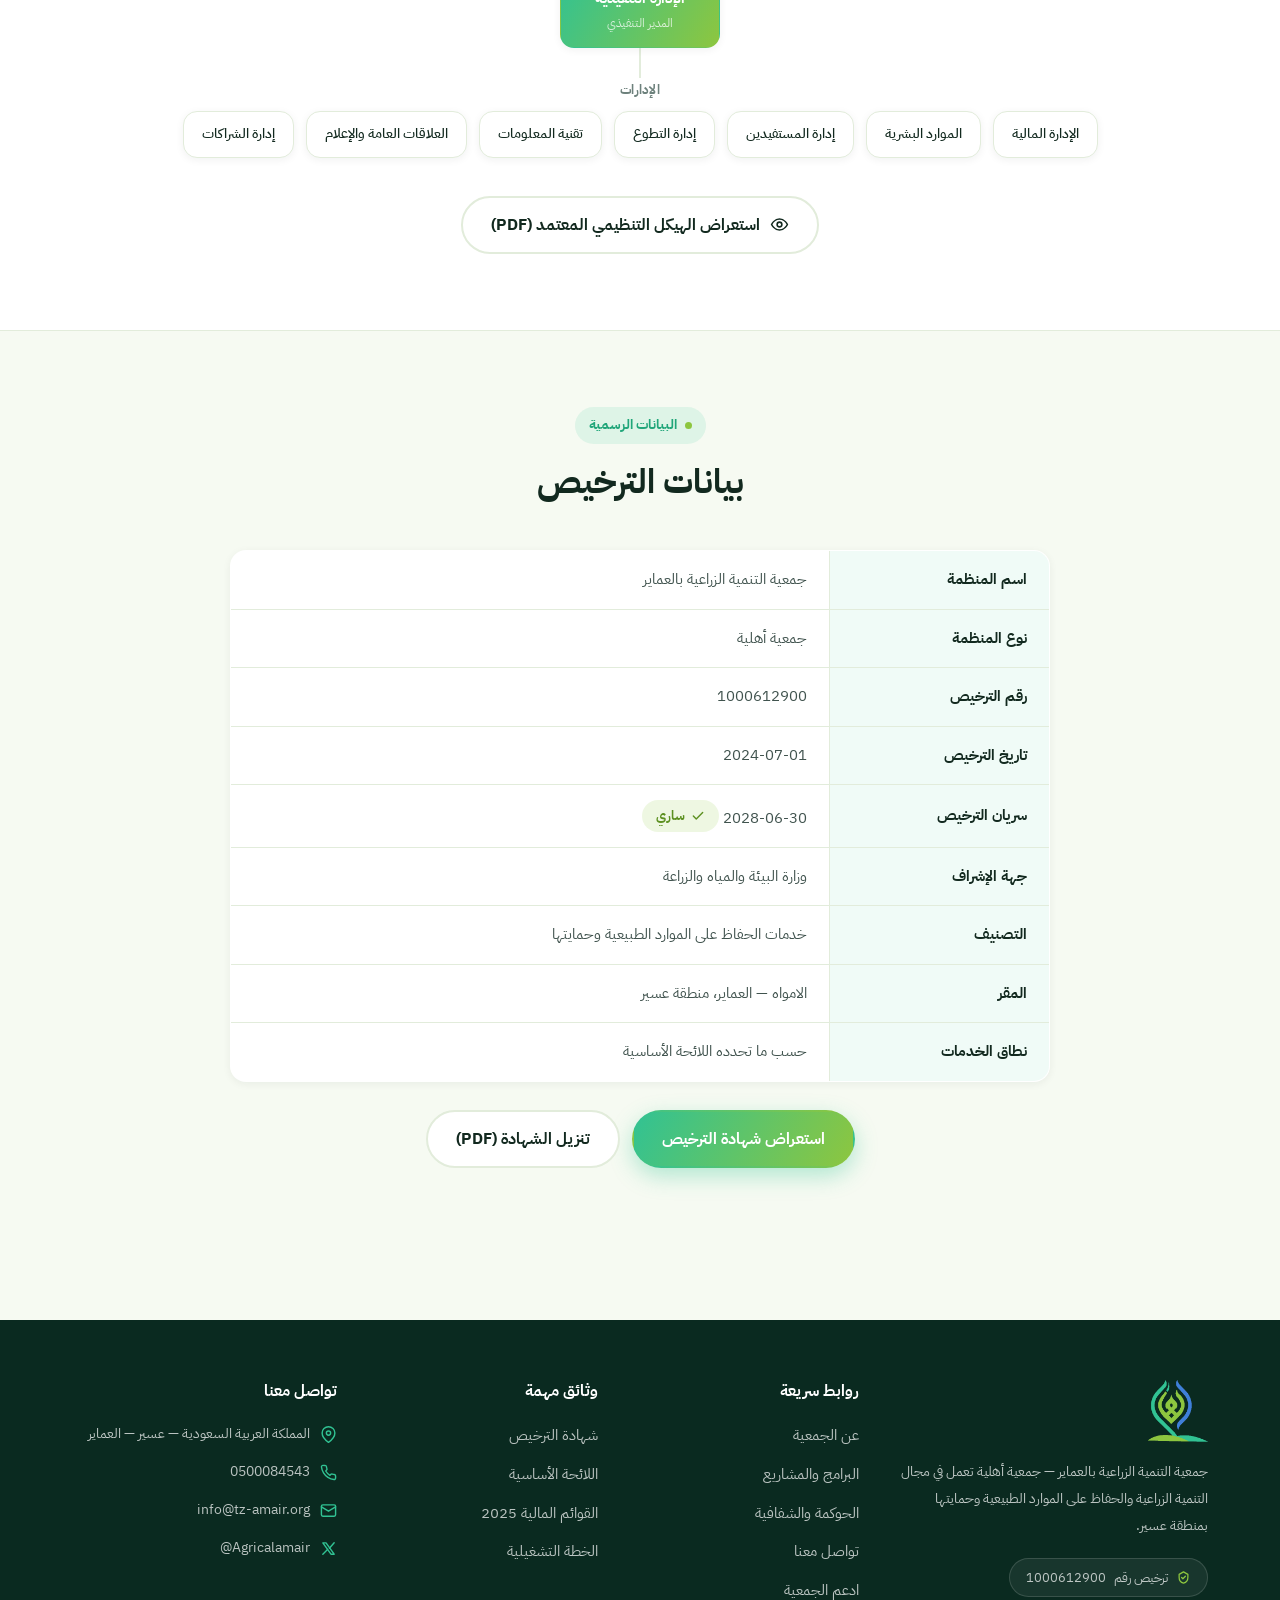
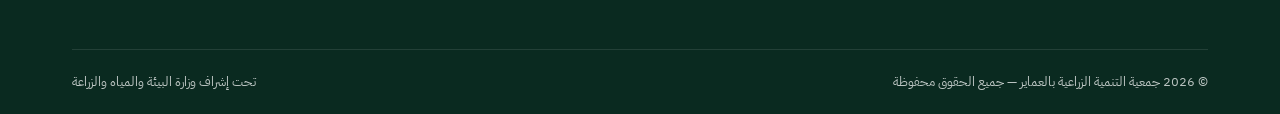
<file: about.html>
<!DOCTYPE html>
<html lang="ar" dir="rtl">
<head>
<meta charset="UTF-8">
<meta name="viewport" content="width=device-width, initial-scale=1.0">
<title>عن الجمعية | جمعية التنمية الزراعية بالعماير</title>
<meta name="description" content="تعرّف على جمعية التنمية الزراعية بالعماير: الرؤية والرسالة والأهداف، مجلس الإدارة، اللجان، الهيكل التنظيمي، وبيانات الترخيص الرسمية.">
<meta name="theme-color" content="#0d3529">
<link rel="icon" type="image/png" sizes="32x32" href="assets/img/favicon-32.png">
<link rel="icon" type="image/png" sizes="192x192" href="assets/img/favicon-192.png">
<link rel="apple-touch-icon" href="assets/img/apple-touch-icon.png">
<meta property="og:title" content="عن الجمعية | جمعية التنمية الزراعية بالعماير">
<meta property="og:description" content="جمعية أهلية مرخصة برقم 1000612900 تعمل في التنمية الزراعية والحفاظ على الموارد الطبيعية بمنطقة عسير.">
<meta property="og:type" content="website">
<meta property="og:image" content="assets/img/logo-full.png">
<link rel="stylesheet" href="assets/css/style.css">
</head>
<body>
<a class="skip-link" href="#main">تجاوز إلى المحتوى الرئيسي</a>

<div class="topbar">
  <div class="container">
    <span class="topbar__meta">
      <svg viewBox="0 0 24 24" fill="none" stroke="currentColor" stroke-width="2" stroke-linecap="round" stroke-linejoin="round" aria-hidden="true"><path d="M9 12l2 2 4-4"/><path d="M12 3l7 4v5c0 4.5-3 8-7 9-4-1-7-4.5-7-9V7z"/></svg>
      جمعية أهلية مرخصة — ترخيص رقم <bdo dir="ltr">1000612900</bdo>
    </span>
    <div class="topbar__links">
      <a href="tel:+966500084543" dir="ltr"><svg viewBox="0 0 24 24" fill="none" stroke="currentColor" stroke-width="2" stroke-linecap="round" stroke-linejoin="round" aria-hidden="true"><path d="M22 16.92v3a2 2 0 0 1-2.18 2 19.79 19.79 0 0 1-8.63-3.07 19.5 19.5 0 0 1-6-6A19.79 19.79 0 0 1 2.08 4.18 2 2 0 0 1 4.06 2h3a2 2 0 0 1 2 1.72c.13.96.36 1.9.7 2.81a2 2 0 0 1-.45 2.11L8.09 9.91a16 16 0 0 0 6 6l1.27-1.27a2 2 0 0 1 2.11-.45c.91.34 1.85.57 2.81.7A2 2 0 0 1 22 16.92z"/></svg><span class="txt">0500084543</span></a>
      <a href="mailto:info@tz-amair.org"><svg viewBox="0 0 24 24" fill="none" stroke="currentColor" stroke-width="2" stroke-linecap="round" stroke-linejoin="round" aria-hidden="true"><rect x="2" y="4" width="20" height="16" rx="2"/><path d="m22 7-10 6L2 7"/></svg><span class="txt">info@tz-amair.org</span></a>
    </div>
  </div>
</div>

<header class="nav">
  <div class="container">
    <a class="brand" href="index.html">
      <img src="assets/img/logo-mark.png" alt="شعار جمعية التنمية الزراعية بالعماير">
      <span class="brand__txt">
        <span class="brand__name">جمعية التنمية الزراعية بالعماير</span>
        <span class="brand__lic">ترخيص رقم <bdo dir="ltr">1000612900</bdo></span>
      </span>
    </a>
    <nav class="nav__links" id="nav-links" aria-label="التنقل الرئيسي">
      <a href="index.html">الرئيسية</a>
      <a href="about.html">عن الجمعية</a>
      <a href="programs.html">البرامج والمشاريع</a>
      <a href="governance.html">الحوكمة والشفافية</a>
      <a href="contact.html">تواصل معنا</a>
      <a href="contact.html#donate" class="btn btn--primary btn--sm nav__cta">ادعمنا</a>
    </nav>
    <button class="nav__burger" aria-label="فتح القائمة" aria-expanded="false" aria-controls="nav-links">
      <svg viewBox="0 0 24 24" fill="none" stroke="currentColor" stroke-width="2" stroke-linecap="round" aria-hidden="true"><path d="M3 6h18M3 12h18M3 18h18"/></svg>
    </button>
  </div>
</header>

<main id="main">
  <section class="page-hero">
    <div class="container">
      <nav class="breadcrumbs" aria-label="مسار التنقل"><a href="index.html">الرئيسية</a><span>/</span><span>عن الجمعية</span></nav>
      <h1>عن الجمعية</h1>
      <p>جمعية أهلية تنموية من قلب العماير بمنطقة عسير، تعمل على إحياء الأرض وتنمية الإنسان من خلال الزراعة المستدامة.</p>
    </div>
  </section>

  <!-- النبذة والرؤية -->
  <section class="section">
    <div class="container">
      <div class="grid grid--2" style="align-items:start; gap:56px;">
        <div class="reveal">
          <div class="sec-head" style="margin-bottom:22px;">
            <span class="eyebrow">نبذة عنا</span>
            <h2>قصتنا ورسالتنا</h2>
          </div>
          <p style="margin-bottom:16px;">تأسست جمعية التنمية الزراعية بالعماير كجمعية أهلية مرخصة من المركز الوطني لتنمية القطاع غير الربحي برقم <bdo dir="ltr">1000612900</bdo> بتاريخ <bdo dir="ltr">2024-07-01</bdo>، وتعمل تحت إشراف وزارة البيئة والمياه والزراعة ضمن تصنيف «خدمات الحفاظ على الموارد الطبيعية وحمايتها».</p>
          <p style="margin-bottom:16px;">انطلقت الجمعية من إيمان أبناء العماير بأن الزراعة إرثٌ يجب أن يُحيا، وموردٌ يجب أن يُنمّى؛ فبدأت بخطة تشغيلية طموحة تتجاوز ميزانيتها 1.2 مليون ريال، تستهدف أكثر من 500 مستفيد عبر مشاريع البيوت المحمية والخدمات الزراعية ومكافحة الآفات ومشتل العماير.</p>
          <p>نلتزم بأعلى معايير الحوكمة والشفافية، وننشر وثائقنا وتقاريرنا المالية ومحاضر اجتماعاتنا في <a href="governance.html">مكتبة الحوكمة</a> ليطّلع عليها الجميع.</p>
        </div>
        <div class="reveal reveal-d1">
          <div class="grid" style="gap:18px;">
            <div class="card" style="border-inline-start:4px solid var(--teal);">
              <h3 style="display:flex;align-items:center;gap:10px;"><svg style="width:24px;height:24px;color:var(--teal-600)" viewBox="0 0 24 24" fill="none" stroke="currentColor" stroke-width="2" stroke-linecap="round" stroke-linejoin="round" aria-hidden="true"><path d="M2 12s3.5-7 10-7 10 7 10 7-3.5 7-10 7-10-7-10-7z"/><circle cx="12" cy="12" r="3"/></svg>رؤيتنا</h3>
              <p>تنمية زراعية مستدامة تُحيي الأرض وتُنمّي الإنسان في العماير.</p>
            </div>
            <div class="card" style="border-inline-start:4px solid var(--green);">
              <h3 style="display:flex;align-items:center;gap:10px;"><svg style="width:24px;height:24px;color:var(--green-700)" viewBox="0 0 24 24" fill="none" stroke="currentColor" stroke-width="2" stroke-linecap="round" stroke-linejoin="round" aria-hidden="true"><circle cx="12" cy="12" r="10"/><circle cx="12" cy="12" r="6"/><circle cx="12" cy="12" r="2"/></svg>رسالتنا</h3>
              <p>تمكين المجتمع المحلي في العماير من خلال برامج زراعية نوعية ومشاريع تنموية مستدامة تحافظ على الموارد الطبيعية وتحسّن جودة الحياة.</p>
            </div>
            <div class="card" style="border-inline-start:4px solid var(--blue);">
              <h3 style="display:flex;align-items:center;gap:10px;"><svg style="width:24px;height:24px;color:var(--blue-600)" viewBox="0 0 24 24" fill="none" stroke="currentColor" stroke-width="2" stroke-linecap="round" stroke-linejoin="round" aria-hidden="true"><path d="M20.42 4.58a5.4 5.4 0 0 0-7.65 0l-.77.78-.77-.78a5.4 5.4 0 0 0-7.65 7.65l8.42 8.42 8.42-8.42a5.4 5.4 0 0 0 0-7.65z"/></svg>قيمنا</h3>
              <p>الاستدامة — الشفافية — التمكين — الشراكة المجتمعية — الإتقان.</p>
            </div>
          </div>
        </div>
      </div>
    </div>
  </section>

  <!-- الأهداف -->
  <section class="section section--alt">
    <div class="container">
      <div class="sec-head sec-head--center reveal">
        <span class="eyebrow">أهدافنا الاستراتيجية</span>
        <h2>ماذا نسعى لتحقيقه؟</h2>
      </div>
      <div class="grid grid--3">
        <div class="card reveal">
          <span class="card__icon card__icon--green"><svg viewBox="0 0 24 24" fill="none" stroke="currentColor" stroke-width="2" stroke-linecap="round" stroke-linejoin="round" aria-hidden="true"><path d="M12 22c4.97 0 9-4.03 9-9-4.97 0-9 4.03-9 9z"/><path d="M12 22c-4.97 0-9-4.03-9-9 4.97 0 9 4.03 9 9z"/><path d="M12 13V8"/><path d="M12 8a4 4 0 0 0 4-4 4 4 0 0 0-4 4z"/></svg></span>
          <h3>الحفاظ على الموارد الطبيعية</h3>
          <p>حماية الموارد الطبيعية في العماير وتنميتها بأساليب مستدامة تضمن حق الأجيال القادمة.</p>
        </div>
        <div class="card reveal reveal-d1">
          <span class="card__icon"><svg viewBox="0 0 24 24" fill="none" stroke="currentColor" stroke-width="2" stroke-linecap="round" stroke-linejoin="round" aria-hidden="true"><path d="M7 20h10"/><path d="M12 20v-8"/><path d="M12 12c4 0 6-3 6-7-4 0-6 3-6 7z"/><path d="M12 12c-4 0-6-3-6-7 4 0 6 3 6 7z"/></svg></span>
          <h3>نشر الممارسات الزراعية الحديثة</h3>
          <p>تطوير مهارات المزارعين ونقل التقنيات الزراعية الحديثة لرفع الإنتاجية وجودة المحاصيل.</p>
        </div>
        <div class="card reveal reveal-d2">
          <span class="card__icon card__icon--blue"><svg viewBox="0 0 24 24" fill="none" stroke="currentColor" stroke-width="2" stroke-linecap="round" stroke-linejoin="round" aria-hidden="true"><path d="M17 21v-2a4 4 0 0 0-4-4H5a4 4 0 0 0-4 4v2"/><circle cx="9" cy="7" r="4"/><path d="M23 21v-2a4 4 0 0 0-3-3.87"/><path d="M16 3.13a4 4 0 0 1 0 7.75"/></svg></span>
          <h3>تمكين المجتمع المحلي</h3>
          <p>دعم صغار المزارعين والأسر المنتجة وتوفير فرص دخل مستدامة ترفع جودة الحياة.</p>
        </div>
        <div class="card reveal">
          <span class="card__icon card__icon--deep"><svg viewBox="0 0 24 24" fill="none" stroke="currentColor" stroke-width="2" stroke-linecap="round" stroke-linejoin="round" aria-hidden="true"><path d="M12 3l7 4v5c0 4.5-3 8-7 9-4-1-7-4.5-7-9V7z"/><path d="M9 12l2 2 4-4"/></svg></span>
          <h3>حماية المحاصيل</h3>
          <p>مكافحة الآفات الزراعية بأساليب آمنة وصديقة للبيئة تحمي المحاصيل وصحة المجتمع.</p>
        </div>
        <div class="card reveal reveal-d1">
          <span class="card__icon card__icon--green"><svg viewBox="0 0 24 24" fill="none" stroke="currentColor" stroke-width="2" stroke-linecap="round" stroke-linejoin="round" aria-hidden="true"><circle cx="12" cy="12" r="4"/><path d="M12 2v2M12 20v2M4.93 4.93l1.41 1.41M17.66 17.66l1.41 1.41M2 12h2M20 12h2M4.93 19.07l1.41-1.41M17.66 6.34l1.41-1.41"/></svg></span>
          <h3>التشجير والتخضير</h3>
          <p>إنتاج الشتلات المحلية عبر مشتل العماير ودعم مبادرات التشجير بما يواكب مستهدفات السعودية الخضراء.</p>
        </div>
        <div class="card reveal reveal-d2">
          <span class="card__icon"><svg viewBox="0 0 24 24" fill="none" stroke="currentColor" stroke-width="2" stroke-linecap="round" stroke-linejoin="round" aria-hidden="true"><path d="M12 3l7 4v5c0 4.5-3 8-7 9-4-1-7-4.5-7-9V7z"/><path d="M8 11h8M8 15h5"/></svg></span>
          <h3>الحوكمة الرشيدة</h3>
          <p>ترسيخ الشفافية والإفصاح ونشر الوثائق والتقارير بما يعزز ثقة المجتمع والداعمين.</p>
        </div>
      </div>
    </div>
  </section>

  <!-- مجلس الإدارة -->
  <section class="section">
    <div class="container">
      <div class="sec-head sec-head--center reveal">
        <span class="eyebrow">قيادة الجمعية</span>
        <h2>مجلس الإدارة</h2>
        <p>نخبة من أبناء المجتمع يقودون مسيرة الجمعية تطوعاً وإخلاصاً.</p>
      </div>
      <div class="board-grid">
        <div class="member-card member-card--chair reveal">
          <div class="member-card__avatar" aria-hidden="true">م</div>
          <h3>أ. متعب عبدالله الحميداني</h3>
          <span class="member-card__role">رئيس مجلس الإدارة</span>
        </div>
        <div class="member-card reveal reveal-d1">
          <div class="member-card__avatar" aria-hidden="true">ع</div>
          <h3>أ. عبدالله عايض القحطاني</h3>
          <span class="member-card__role">نائب رئيس مجلس الإدارة</span>
        </div>
        <div class="member-card reveal reveal-d2">
          <div class="member-card__avatar" aria-hidden="true">ع</div>
          <h3>أ. عبدالله فجحان القحطاني</h3>
          <span class="member-card__role">عضو مجلس الإدارة</span>
        </div>
        <div class="member-card reveal">
          <div class="member-card__avatar" aria-hidden="true">م</div>
          <h3>أ. محمد عبدالله القحطاني</h3>
          <span class="member-card__role">عضو مجلس الإدارة</span>
        </div>
        <div class="member-card reveal reveal-d1">
          <div class="member-card__avatar" aria-hidden="true">م</div>
          <h3>أ. منصور عبدالله القحطاني</h3>
          <span class="member-card__role">عضو مجلس الإدارة</span>
        </div>
        <div class="member-card reveal reveal-d2">
          <div class="member-card__avatar" aria-hidden="true">س</div>
          <h3>أ. سعد عبدالعزيز القحطاني</h3>
          <span class="member-card__role">المدير التنفيذي</span>
        </div>
      </div>
    </div>
  </section>

  <!-- الهيكل التنظيمي -->
  <section class="section section--alt">
    <div class="container">
      <div class="sec-head sec-head--center reveal">
        <span class="eyebrow">الهيكل التنظيمي</span>
        <h2>كيف ننظّم عملنا؟</h2>
        <p>هيكل مؤسسي واضح يضمن حوكمة رشيدة وفصلاً سليماً للمهام والصلاحيات.</p>
      </div>
      <div class="org-chart reveal">
        <div class="org-node org-node--root">الجمعية العمومية</div>
        <div class="org-line" aria-hidden="true"></div>
        <div class="org-node">مجلس الإدارة<small>5 أعضاء</small></div>
        <div class="org-line" aria-hidden="true"></div>
        <div>
          <p class="org-label" style="text-align:center;">اللجان المتخصصة</p>
          <div class="org-row">
            <div class="org-node">اللجنة التنفيذية</div>
            <div class="org-node">لجنة المراجعة والحوكمة</div>
            <div class="org-node">اللجنة المالية وتنمية الموارد</div>
            <div class="org-node">لجنة البرامج والخدمات</div>
            <div class="org-node">لجنة العلاقات العامة والإعلام والشراكات</div>
          </div>
        </div>
        <div class="org-line" aria-hidden="true"></div>
        <div class="org-node org-node--exec">الإدارة التنفيذية<small>المدير التنفيذي</small></div>
        <div class="org-line" aria-hidden="true"></div>
        <div>
          <p class="org-label" style="text-align:center;">الإدارات</p>
          <div class="org-row">
            <div class="org-node">الإدارة المالية</div>
            <div class="org-node">الموارد البشرية</div>
            <div class="org-node">إدارة المستفيدين</div>
            <div class="org-node">إدارة التطوع</div>
            <div class="org-node">تقنية المعلومات</div>
            <div class="org-node">العلاقات العامة والإعلام</div>
            <div class="org-node">إدارة الشراكات</div>
          </div>
        </div>
      </div>
      <div style="text-align:center; margin-top:38px;" class="reveal">
        <button class="btn btn--outline" data-pdf="documents/org-structure.pdf" data-pdf-title="الهيكل التنظيمي للجمعية">
          <svg viewBox="0 0 24 24" fill="none" stroke="currentColor" stroke-width="2" stroke-linecap="round" stroke-linejoin="round" aria-hidden="true"><path d="M2 12s3.5-7 10-7 10 7 10 7-3.5 7-10 7-10-7-10-7z"/><circle cx="12" cy="12" r="3"/></svg>
          استعراض الهيكل التنظيمي المعتمد (PDF)
        </button>
      </div>
    </div>
  </section>

  <!-- بيانات الترخيص -->
  <section class="section">
    <div class="container">
      <div class="sec-head sec-head--center reveal">
        <span class="eyebrow">البيانات الرسمية</span>
        <h2>بيانات الترخيص</h2>
      </div>
      <div class="reveal" style="max-width:820px; margin-inline:auto;">
        <table class="info-table">
          <tbody>
            <tr><th>اسم المنظمة</th><td>جمعية التنمية الزراعية بالعماير</td></tr>
            <tr><th>نوع المنظمة</th><td>جمعية أهلية</td></tr>
            <tr><th>رقم الترخيص</th><td><bdo dir="ltr">1000612900</bdo></td></tr>
            <tr><th>تاريخ الترخيص</th><td><bdo dir="ltr">2024-07-01</bdo></td></tr>
            <tr><th>سريان الترخيص</th><td><bdo dir="ltr">2028-06-30</bdo> <span class="badge-ok"><svg viewBox="0 0 24 24" fill="none" stroke="currentColor" stroke-width="2.4" stroke-linecap="round" stroke-linejoin="round" aria-hidden="true"><path d="M20 6 9 17l-5-5"/></svg>ساري</span></td></tr>
            <tr><th>جهة الإشراف</th><td>وزارة البيئة والمياه والزراعة</td></tr>
            <tr><th>التصنيف</th><td>خدمات الحفاظ على الموارد الطبيعية وحمايتها</td></tr>
            <tr><th>المقر</th><td>الامواه — العماير، منطقة عسير</td></tr>
            <tr><th>نطاق الخدمات</th><td>حسب ما تحدده اللائحة الأساسية</td></tr>
          </tbody>
        </table>
        <div style="display:flex; gap:12px; justify-content:center; margin-top:28px; flex-wrap:wrap;">
          <button class="btn btn--primary" data-pdf="documents/license-certificate.pdf" data-pdf-title="شهادة ترخيص الجمعية">استعراض شهادة الترخيص</button>
          <a class="btn btn--outline" href="documents/license-certificate.pdf" download>تنزيل الشهادة (PDF)</a>
        </div>
      </div>
    </div>
  </section>
</main>

<footer class="footer">
  <div class="container">
    <div class="footer__main">
      <div class="footer__brand">
        <img src="assets/img/logo-mark.png" alt="شعار الجمعية">
        <p>جمعية التنمية الزراعية بالعماير — جمعية أهلية تعمل في مجال التنمية الزراعية والحفاظ على الموارد الطبيعية وحمايتها بمنطقة عسير.</p>
        <span class="footer__lic">
          <svg viewBox="0 0 24 24" fill="none" stroke="currentColor" stroke-width="2" stroke-linecap="round" stroke-linejoin="round" aria-hidden="true"><path d="M12 3l7 4v5c0 4.5-3 8-7 9-4-1-7-4.5-7-9V7z"/><path d="M9 12l2 2 4-4"/></svg>
          ترخيص رقم <bdo dir="ltr">1000612900</bdo>
        </span>
      </div>
      <div>
        <h4>روابط سريعة</h4>
        <ul class="footer__links">
          <li><a href="about.html">عن الجمعية</a></li>
          <li><a href="programs.html">البرامج والمشاريع</a></li>
          <li><a href="governance.html">الحوكمة والشفافية</a></li>
          <li><a href="contact.html">تواصل معنا</a></li>
          <li><a href="contact.html#donate">ادعم الجمعية</a></li>
        </ul>
      </div>
      <div>
        <h4>وثائق مهمة</h4>
        <ul class="footer__links">
          <li><a href="documents/license-certificate.pdf" download>شهادة الترخيص</a></li>
          <li><a href="documents/bylaws.pdf" download>اللائحة الأساسية</a></li>
          <li><a href="documents/financial-statements-2025.pdf" download>القوائم المالية 2025</a></li>
          <li><a href="documents/operational-plan.pdf" download>الخطة التشغيلية</a></li>
        </ul>
      </div>
      <div>
        <h4>تواصل معنا</h4>
        <ul class="footer__contact">
          <li><svg viewBox="0 0 24 24" fill="none" stroke="currentColor" stroke-width="2" stroke-linecap="round" stroke-linejoin="round" aria-hidden="true"><path d="M21 10c0 7-9 13-9 13S3 17 3 10a9 9 0 0 1 18 0z"/><circle cx="12" cy="10" r="3"/></svg><span>المملكة العربية السعودية — عسير — العماير</span></li>
          <li><svg viewBox="0 0 24 24" fill="none" stroke="currentColor" stroke-width="2" stroke-linecap="round" stroke-linejoin="round" aria-hidden="true"><path d="M22 16.92v3a2 2 0 0 1-2.18 2 19.79 19.79 0 0 1-8.63-3.07 19.5 19.5 0 0 1-6-6A19.79 19.79 0 0 1 2.08 4.18 2 2 0 0 1 4.06 2h3a2 2 0 0 1 2 1.72c.13.96.36 1.9.7 2.81a2 2 0 0 1-.45 2.11L8.09 9.91a16 16 0 0 0 6 6l1.27-1.27a2 2 0 0 1 2.11-.45c.91.34 1.85.57 2.81.7A2 2 0 0 1 22 16.92z"/></svg><a href="tel:+966500084543">0500084543</a></li>
          <li><svg viewBox="0 0 24 24" fill="none" stroke="currentColor" stroke-width="2" stroke-linecap="round" stroke-linejoin="round" aria-hidden="true"><rect x="2" y="4" width="20" height="16" rx="2"/><path d="m22 7-10 6L2 7"/></svg><a href="mailto:info@tz-amair.org">info@tz-amair.org</a></li>
          <li><svg viewBox="0 0 24 24" fill="none" stroke="currentColor" stroke-width="2" stroke-linecap="round" stroke-linejoin="round" aria-hidden="true"><path d="M4 4l11.5 16h4.5L8.5 4z"/><path d="M20 4l-6.7 7.7M10.6 13.5L4 20"/></svg><a href="https://x.com/Agricalamair" target="_blank" rel="noopener">@Agricalamair</a></li>
        </ul>
      </div>
    </div>
    <div class="footer__bottom">
      <span>© <span data-year>2026</span> جمعية التنمية الزراعية بالعماير — جميع الحقوق محفوظة</span>
      <span>تحت إشراف وزارة البيئة والمياه والزراعة</span>
    </div>
  </div>
</footer>

<div class="pdf-modal" id="pdf-modal" role="dialog" aria-modal="true" aria-label="استعراض المستند">
  <div class="pdf-modal__backdrop"></div>
  <div class="pdf-modal__box">
    <div class="pdf-modal__head">
      <span class="pdf-modal__title">استعراض المستند</span>
      <a class="btn btn--outline btn--sm" data-modal-newtab href="#" target="_blank" rel="noopener">فتح في تبويب</a>
      <a class="btn btn--primary btn--sm" data-modal-download href="#" download>تنزيل</a>
      <button class="pdf-modal__close" aria-label="إغلاق">
        <svg viewBox="0 0 24 24" fill="none" stroke="currentColor" stroke-width="2" stroke-linecap="round" aria-hidden="true"><path d="M18 6 6 18M6 6l12 12"/></svg>
      </button>
    </div>
    <iframe class="pdf-modal__frame" src="about:blank" title="معاينة المستند"></iframe>
    <div class="pdf-modal__fallback">إذا لم تظهر المعاينة على جهازك، استخدم زر «تنزيل» أو «فتح في تبويب».</div>
  </div>
</div>

<script src="assets/js/main.js"></script>
</body>
</html>
</file>
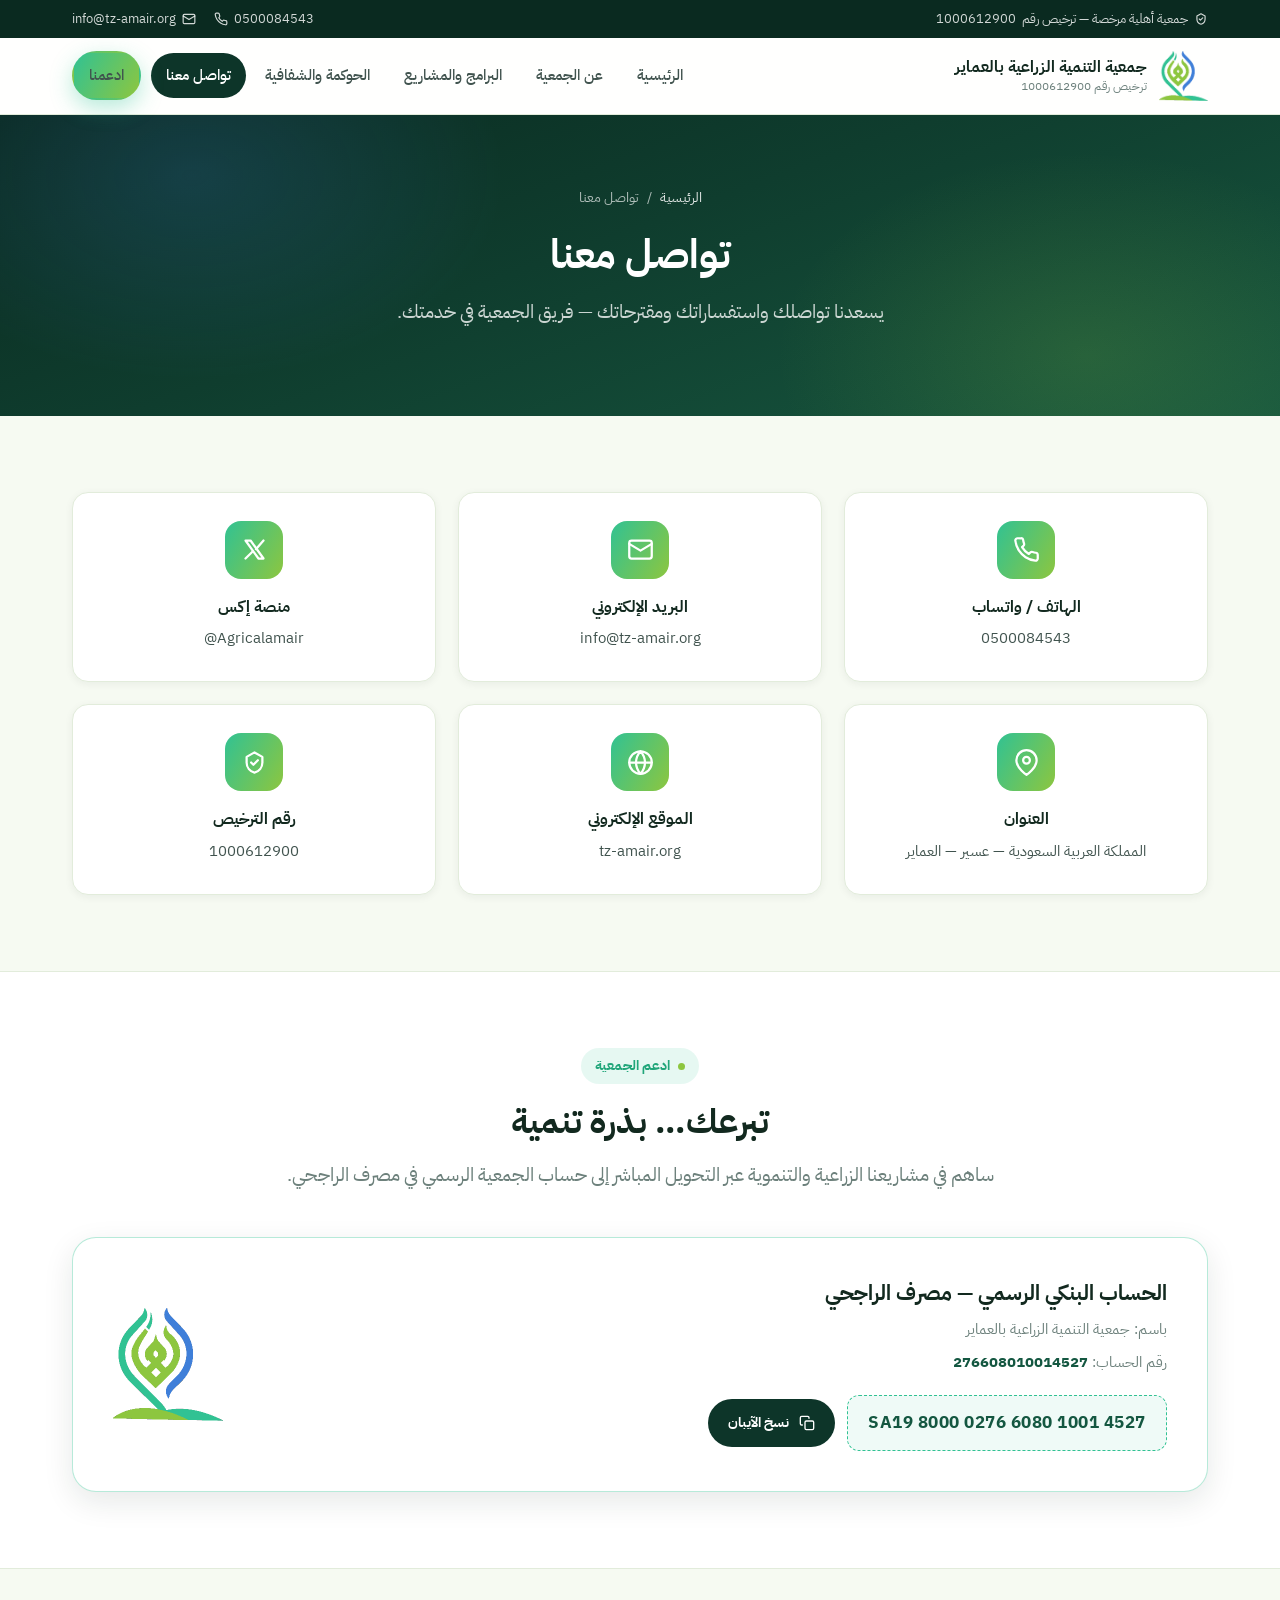
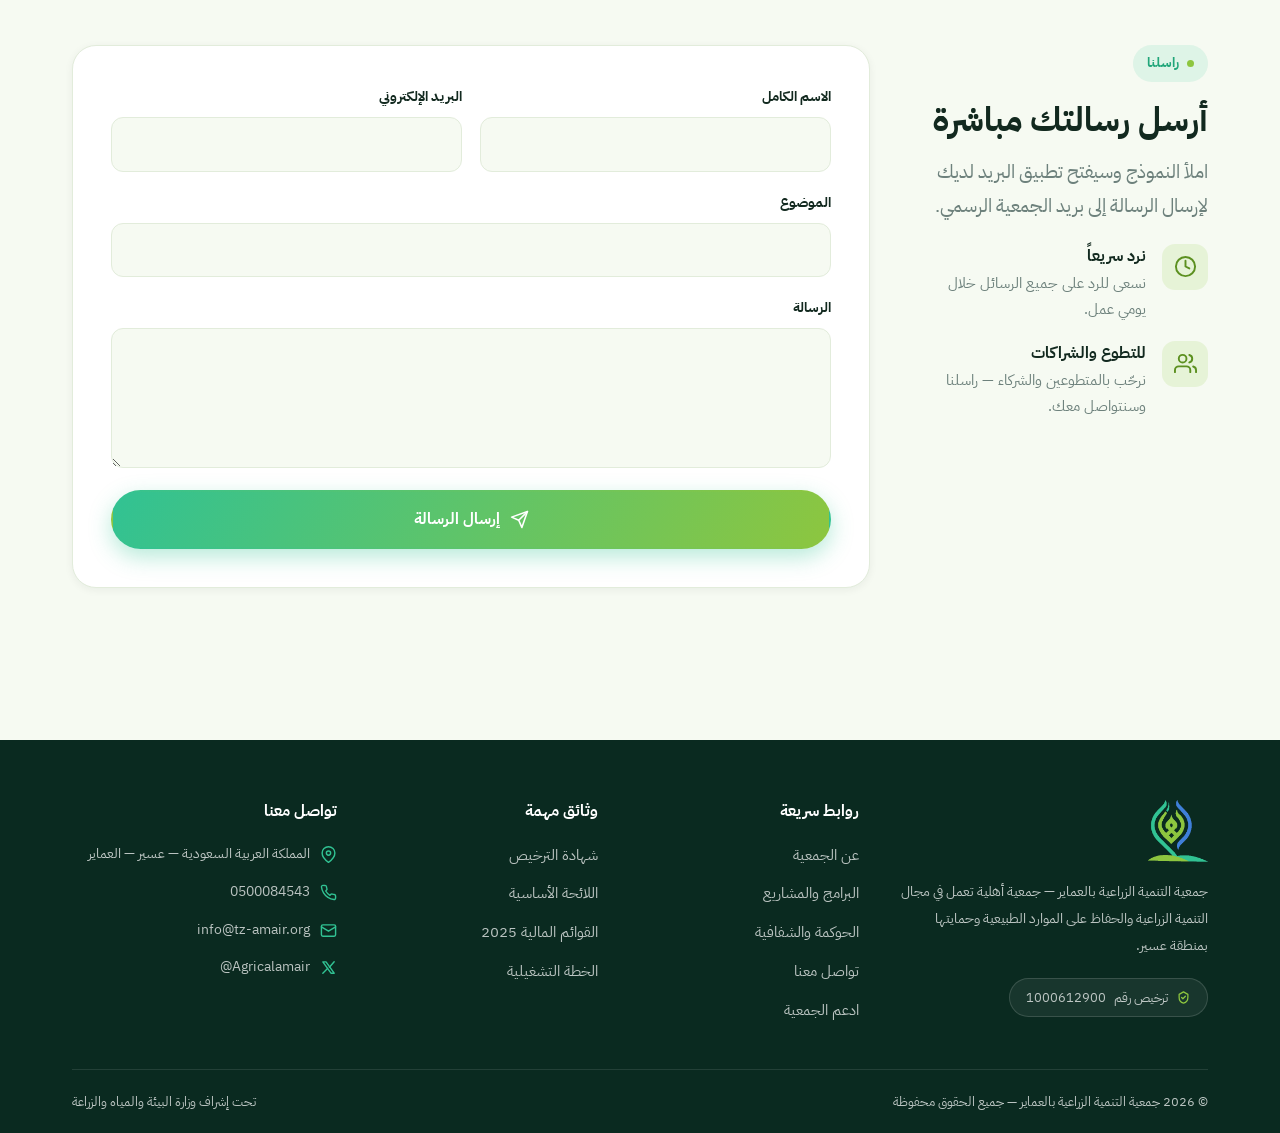
<file: contact.html>
<!DOCTYPE html>
<html lang="ar" dir="rtl">
<head>
<meta charset="UTF-8">
<meta name="viewport" content="width=device-width, initial-scale=1.0">
<title>تواصل معنا | جمعية التنمية الزراعية بالعماير</title>
<meta name="description" content="تواصل مع جمعية التنمية الزراعية بالعماير: الهاتف 0500084543، البريد info@tz-amair.org، العماير — عسير. وادعم مشاريعنا عبر التبرع لحساب الجمعية الرسمي.">
<meta name="theme-color" content="#0d3529">
<link rel="icon" type="image/png" sizes="32x32" href="assets/img/favicon-32.png">
<link rel="icon" type="image/png" sizes="192x192" href="assets/img/favicon-192.png">
<link rel="apple-touch-icon" href="assets/img/apple-touch-icon.png">
<meta property="og:title" content="تواصل معنا | جمعية التنمية الزراعية بالعماير">
<meta property="og:description" content="يسعدنا تواصلك ودعمك — جمعية أهلية مرخصة برقم 1000612900.">
<meta property="og:type" content="website">
<meta property="og:image" content="assets/img/logo-full.png">
<link rel="stylesheet" href="assets/css/style.css">
</head>
<body>
<a class="skip-link" href="#main">تجاوز إلى المحتوى الرئيسي</a>

<div class="topbar">
  <div class="container">
    <span class="topbar__meta">
      <svg viewBox="0 0 24 24" fill="none" stroke="currentColor" stroke-width="2" stroke-linecap="round" stroke-linejoin="round" aria-hidden="true"><path d="M9 12l2 2 4-4"/><path d="M12 3l7 4v5c0 4.5-3 8-7 9-4-1-7-4.5-7-9V7z"/></svg>
      جمعية أهلية مرخصة — ترخيص رقم <bdo dir="ltr">1000612900</bdo>
    </span>
    <div class="topbar__links">
      <a href="tel:+966500084543" dir="ltr"><svg viewBox="0 0 24 24" fill="none" stroke="currentColor" stroke-width="2" stroke-linecap="round" stroke-linejoin="round" aria-hidden="true"><path d="M22 16.92v3a2 2 0 0 1-2.18 2 19.79 19.79 0 0 1-8.63-3.07 19.5 19.5 0 0 1-6-6A19.79 19.79 0 0 1 2.08 4.18 2 2 0 0 1 4.06 2h3a2 2 0 0 1 2 1.72c.13.96.36 1.9.7 2.81a2 2 0 0 1-.45 2.11L8.09 9.91a16 16 0 0 0 6 6l1.27-1.27a2 2 0 0 1 2.11-.45c.91.34 1.85.57 2.81.7A2 2 0 0 1 22 16.92z"/></svg><span class="txt">0500084543</span></a>
      <a href="mailto:info@tz-amair.org"><svg viewBox="0 0 24 24" fill="none" stroke="currentColor" stroke-width="2" stroke-linecap="round" stroke-linejoin="round" aria-hidden="true"><rect x="2" y="4" width="20" height="16" rx="2"/><path d="m22 7-10 6L2 7"/></svg><span class="txt">info@tz-amair.org</span></a>
    </div>
  </div>
</div>

<header class="nav">
  <div class="container">
    <a class="brand" href="index.html">
      <img src="assets/img/logo-mark.png" alt="شعار جمعية التنمية الزراعية بالعماير">
      <span class="brand__txt">
        <span class="brand__name">جمعية التنمية الزراعية بالعماير</span>
        <span class="brand__lic">ترخيص رقم <bdo dir="ltr">1000612900</bdo></span>
      </span>
    </a>
    <nav class="nav__links" id="nav-links" aria-label="التنقل الرئيسي">
      <a href="index.html">الرئيسية</a>
      <a href="about.html">عن الجمعية</a>
      <a href="programs.html">البرامج والمشاريع</a>
      <a href="governance.html">الحوكمة والشفافية</a>
      <a href="contact.html">تواصل معنا</a>
      <a href="contact.html#donate" class="btn btn--primary btn--sm nav__cta">ادعمنا</a>
    </nav>
    <button class="nav__burger" aria-label="فتح القائمة" aria-expanded="false" aria-controls="nav-links">
      <svg viewBox="0 0 24 24" fill="none" stroke-width="2" stroke-linecap="round" aria-hidden="true"><path d="M3 6h18M3 12h18M3 18h18"/></svg>
    </button>
  </div>
</header>

<main id="main">
  <section class="page-hero">
    <div class="container">
      <nav class="breadcrumbs" aria-label="مسار التنقل"><a href="index.html">الرئيسية</a><span>/</span><span>تواصل معنا</span></nav>
      <h1>تواصل معنا</h1>
      <p>يسعدنا تواصلك واستفساراتك ومقترحاتك — فريق الجمعية في خدمتك.</p>
    </div>
  </section>

  <!-- بطاقات التواصل -->
  <section class="section">
    <div class="container">
      <div class="contact-grid">
        <div class="contact-card reveal">
          <span class="contact-card__icon"><svg viewBox="0 0 24 24" fill="none" stroke="currentColor" stroke-width="2" stroke-linecap="round" stroke-linejoin="round" aria-hidden="true"><path d="M22 16.92v3a2 2 0 0 1-2.18 2 19.79 19.79 0 0 1-8.63-3.07 19.5 19.5 0 0 1-6-6A19.79 19.79 0 0 1 2.08 4.18 2 2 0 0 1 4.06 2h3a2 2 0 0 1 2 1.72c.13.96.36 1.9.7 2.81a2 2 0 0 1-.45 2.11L8.09 9.91a16 16 0 0 0 6 6l1.27-1.27a2 2 0 0 1 2.11-.45c.91.34 1.85.57 2.81.7A2 2 0 0 1 22 16.92z"/></svg></span>
          <h3>الهاتف / واتساب</h3>
          <a href="tel:+966500084543">0500084543</a>
        </div>
        <div class="contact-card reveal reveal-d1">
          <span class="contact-card__icon"><svg viewBox="0 0 24 24" fill="none" stroke="currentColor" stroke-width="2" stroke-linecap="round" stroke-linejoin="round" aria-hidden="true"><rect x="2" y="4" width="20" height="16" rx="2"/><path d="m22 7-10 6L2 7"/></svg></span>
          <h3>البريد الإلكتروني</h3>
          <a href="mailto:info@tz-amair.org">info@tz-amair.org</a>
        </div>
        <div class="contact-card reveal reveal-d2">
          <span class="contact-card__icon"><svg viewBox="0 0 24 24" fill="none" stroke="currentColor" stroke-width="2" stroke-linecap="round" stroke-linejoin="round" aria-hidden="true"><path d="M4 4l11.5 16h4.5L8.5 4z"/><path d="M20 4l-6.7 7.7M10.6 13.5L4 20"/></svg></span>
          <h3>منصة إكس</h3>
          <a href="https://x.com/Agricalamair" target="_blank" rel="noopener">@Agricalamair</a>
        </div>
        <div class="contact-card reveal">
          <span class="contact-card__icon"><svg viewBox="0 0 24 24" fill="none" stroke="currentColor" stroke-width="2" stroke-linecap="round" stroke-linejoin="round" aria-hidden="true"><path d="M21 10c0 7-9 13-9 13S3 17 3 10a9 9 0 0 1 18 0z"/><circle cx="12" cy="10" r="3"/></svg></span>
          <h3>العنوان</h3>
          <span class="val" dir="rtl">المملكة العربية السعودية — عسير — العماير</span>
        </div>
        <div class="contact-card reveal reveal-d1">
          <span class="contact-card__icon"><svg viewBox="0 0 24 24" fill="none" stroke="currentColor" stroke-width="2" stroke-linecap="round" stroke-linejoin="round" aria-hidden="true"><circle cx="12" cy="12" r="10"/><path d="M2 12h20"/><path d="M12 2a15.3 15.3 0 0 1 4 10 15.3 15.3 0 0 1-4 10 15.3 15.3 0 0 1-4-10 15.3 15.3 0 0 1 4-10z"/></svg></span>
          <h3>الموقع الإلكتروني</h3>
          <a href="https://tz-amair.org" target="_blank" rel="noopener">tz-amair.org</a>
        </div>
        <div class="contact-card reveal reveal-d2">
          <span class="contact-card__icon"><svg viewBox="0 0 24 24" fill="none" stroke="currentColor" stroke-width="2" stroke-linecap="round" stroke-linejoin="round" aria-hidden="true"><path d="M12 3l7 4v5c0 4.5-3 8-7 9-4-1-7-4.5-7-9V7z"/><path d="M9 12l2 2 4-4"/></svg></span>
          <h3>رقم الترخيص</h3>
          <span class="val"><bdo dir="ltr">1000612900</bdo></span>
        </div>
      </div>
    </div>
  </section>

  <!-- التبرع -->
  <section class="section section--alt" id="donate">
    <div class="container">
      <div class="sec-head sec-head--center reveal">
        <span class="eyebrow">ادعم الجمعية</span>
        <h2>تبرعك… بذرة تنمية</h2>
        <p>ساهم في مشاريعنا الزراعية والتنموية عبر التحويل المباشر إلى حساب الجمعية الرسمي في مصرف الراجحي.</p>
      </div>
      <div class="donate-box reveal">
        <div>
          <h3>الحساب البنكي الرسمي — مصرف الراجحي</h3>
          <p>باسم: جمعية التنمية الزراعية بالعماير</p>
          <p style="margin-top:6px;">رقم الحساب: <bdo dir="ltr" style="font-weight:700; color:var(--deep-3);">276608010014527</bdo></p>
          <div class="iban-row">
            <span class="iban-chip" id="iban">SA19 8000 0276 6080 1001 4527</span>
            <button class="btn btn--dark btn--sm" data-copy="SA1980000276608010014527">
              <svg viewBox="0 0 24 24" fill="none" stroke="currentColor" stroke-width="2" stroke-linecap="round" stroke-linejoin="round" aria-hidden="true"><rect x="9" y="9" width="13" height="13" rx="2"/><path d="M5 15H4a2 2 0 0 1-2-2V4a2 2 0 0 1 2-2h9a2 2 0 0 1 2 2v1"/></svg>
              نسخ الآيبان
            </button>
            <span class="copy-feedback" role="status">✓ تم نسخ الآيبان</span>
          </div>
        </div>
        <div style="text-align:center;">
          <img src="assets/img/logo-mark.png" alt="" style="width:110px; margin-inline:auto;">
        </div>
      </div>
    </div>
  </section>

  <!-- نموذج التواصل -->
  <section class="section">
    <div class="container">
      <div class="grid grid--2" style="align-items:start; gap:48px;">
        <div class="reveal">
          <div class="sec-head" style="margin-bottom:20px;">
            <span class="eyebrow">راسلنا</span>
            <h2>أرسل رسالتك مباشرة</h2>
            <p>املأ النموذج وسيفتح تطبيق البريد لديك لإرسال الرسالة إلى بريد الجمعية الرسمي.</p>
          </div>
          <ul class="value-list">
            <li class="value-item">
              <span class="value-item__dot"><svg viewBox="0 0 24 24" fill="none" stroke="currentColor" stroke-width="2" stroke-linecap="round" stroke-linejoin="round" aria-hidden="true"><circle cx="12" cy="12" r="10"/><path d="M12 6v6l4 2"/></svg></span>
              <div><h4>نرد سريعاً</h4><p>نسعى للرد على جميع الرسائل خلال يومي عمل.</p></div>
            </li>
            <li class="value-item">
              <span class="value-item__dot"><svg viewBox="0 0 24 24" fill="none" stroke="currentColor" stroke-width="2" stroke-linecap="round" stroke-linejoin="round" aria-hidden="true"><path d="M17 21v-2a4 4 0 0 0-4-4H5a4 4 0 0 0-4 4v2"/><circle cx="9" cy="7" r="4"/><path d="M23 21v-2a4 4 0 0 0-3-3.87"/><path d="M16 3.13a4 4 0 0 1 0 7.75"/></svg></span>
              <div><h4>للتطوع والشراكات</h4><p>نرحّب بالمتطوعين والشركاء — راسلنا وسنتواصل معك.</p></div>
            </li>
          </ul>
        </div>
        <form class="form-card reveal reveal-d1" id="contact-form">
          <div class="form-grid">
            <div class="form-field">
              <label for="cf-name">الاسم الكامل</label>
              <input type="text" id="cf-name" name="name" required autocomplete="name">
            </div>
            <div class="form-field">
              <label for="cf-email">البريد الإلكتروني</label>
              <input type="email" id="cf-email" name="email" required autocomplete="email" dir="ltr">
            </div>
            <div class="form-field form-field--full">
              <label for="cf-subject">الموضوع</label>
              <input type="text" id="cf-subject" name="subject" required>
            </div>
            <div class="form-field form-field--full">
              <label for="cf-message">الرسالة</label>
              <textarea id="cf-message" name="message" required></textarea>
            </div>
          </div>
          <button type="submit" class="btn btn--primary" style="margin-top:22px; width:100%;">
            <svg viewBox="0 0 24 24" fill="none" stroke="currentColor" stroke-width="2" stroke-linecap="round" stroke-linejoin="round" aria-hidden="true"><path d="M22 2 11 13"/><path d="M22 2 15 22l-4-9-9-4z"/></svg>
            إرسال الرسالة
          </button>
        </form>
      </div>
    </div>
  </section>
</main>

<footer class="footer">
  <div class="container">
    <div class="footer__main">
      <div class="footer__brand">
        <img src="assets/img/logo-mark.png" alt="شعار الجمعية">
        <p>جمعية التنمية الزراعية بالعماير — جمعية أهلية تعمل في مجال التنمية الزراعية والحفاظ على الموارد الطبيعية وحمايتها بمنطقة عسير.</p>
        <span class="footer__lic">
          <svg viewBox="0 0 24 24" fill="none" stroke="currentColor" stroke-width="2" stroke-linecap="round" stroke-linejoin="round" aria-hidden="true"><path d="M12 3l7 4v5c0 4.5-3 8-7 9-4-1-7-4.5-7-9V7z"/><path d="M9 12l2 2 4-4"/></svg>
          ترخيص رقم <bdo dir="ltr">1000612900</bdo>
        </span>
      </div>
      <div>
        <h4>روابط سريعة</h4>
        <ul class="footer__links">
          <li><a href="about.html">عن الجمعية</a></li>
          <li><a href="programs.html">البرامج والمشاريع</a></li>
          <li><a href="governance.html">الحوكمة والشفافية</a></li>
          <li><a href="contact.html">تواصل معنا</a></li>
          <li><a href="contact.html#donate">ادعم الجمعية</a></li>
        </ul>
      </div>
      <div>
        <h4>وثائق مهمة</h4>
        <ul class="footer__links">
          <li><a href="documents/license-certificate.pdf" download>شهادة الترخيص</a></li>
          <li><a href="documents/bylaws.pdf" download>اللائحة الأساسية</a></li>
          <li><a href="documents/financial-statements-2025.pdf" download>القوائم المالية 2025</a></li>
          <li><a href="documents/operational-plan.pdf" download>الخطة التشغيلية</a></li>
        </ul>
      </div>
      <div>
        <h4>تواصل معنا</h4>
        <ul class="footer__contact">
          <li><svg viewBox="0 0 24 24" fill="none" stroke="currentColor" stroke-width="2" stroke-linecap="round" stroke-linejoin="round" aria-hidden="true"><path d="M21 10c0 7-9 13-9 13S3 17 3 10a9 9 0 0 1 18 0z"/><circle cx="12" cy="10" r="3"/></svg><span>المملكة العربية السعودية — عسير — العماير</span></li>
          <li><svg viewBox="0 0 24 24" fill="none" stroke="currentColor" stroke-width="2" stroke-linecap="round" stroke-linejoin="round" aria-hidden="true"><path d="M22 16.92v3a2 2 0 0 1-2.18 2 19.79 19.79 0 0 1-8.63-3.07 19.5 19.5 0 0 1-6-6A19.79 19.79 0 0 1 2.08 4.18 2 2 0 0 1 4.06 2h3a2 2 0 0 1 2 1.72c.13.96.36 1.9.7 2.81a2 2 0 0 1-.45 2.11L8.09 9.91a16 16 0 0 0 6 6l1.27-1.27a2 2 0 0 1 2.11-.45c.91.34 1.85.57 2.81.7A2 2 0 0 1 22 16.92z"/></svg><a href="tel:+966500084543">0500084543</a></li>
          <li><svg viewBox="0 0 24 24" fill="none" stroke="currentColor" stroke-width="2" stroke-linecap="round" stroke-linejoin="round" aria-hidden="true"><rect x="2" y="4" width="20" height="16" rx="2"/><path d="m22 7-10 6L2 7"/></svg><a href="mailto:info@tz-amair.org">info@tz-amair.org</a></li>
          <li><svg viewBox="0 0 24 24" fill="none" stroke="currentColor" stroke-width="2" stroke-linecap="round" stroke-linejoin="round" aria-hidden="true"><path d="M4 4l11.5 16h4.5L8.5 4z"/><path d="M20 4l-6.7 7.7M10.6 13.5L4 20"/></svg><a href="https://x.com/Agricalamair" target="_blank" rel="noopener">@Agricalamair</a></li>
        </ul>
      </div>
    </div>
    <div class="footer__bottom">
      <span>© <span data-year>2026</span> جمعية التنمية الزراعية بالعماير — جميع الحقوق محفوظة</span>
      <span>تحت إشراف وزارة البيئة والمياه والزراعة</span>
    </div>
  </div>
</footer>

<script src="assets/js/main.js"></script>
</body>
</html>
</file>
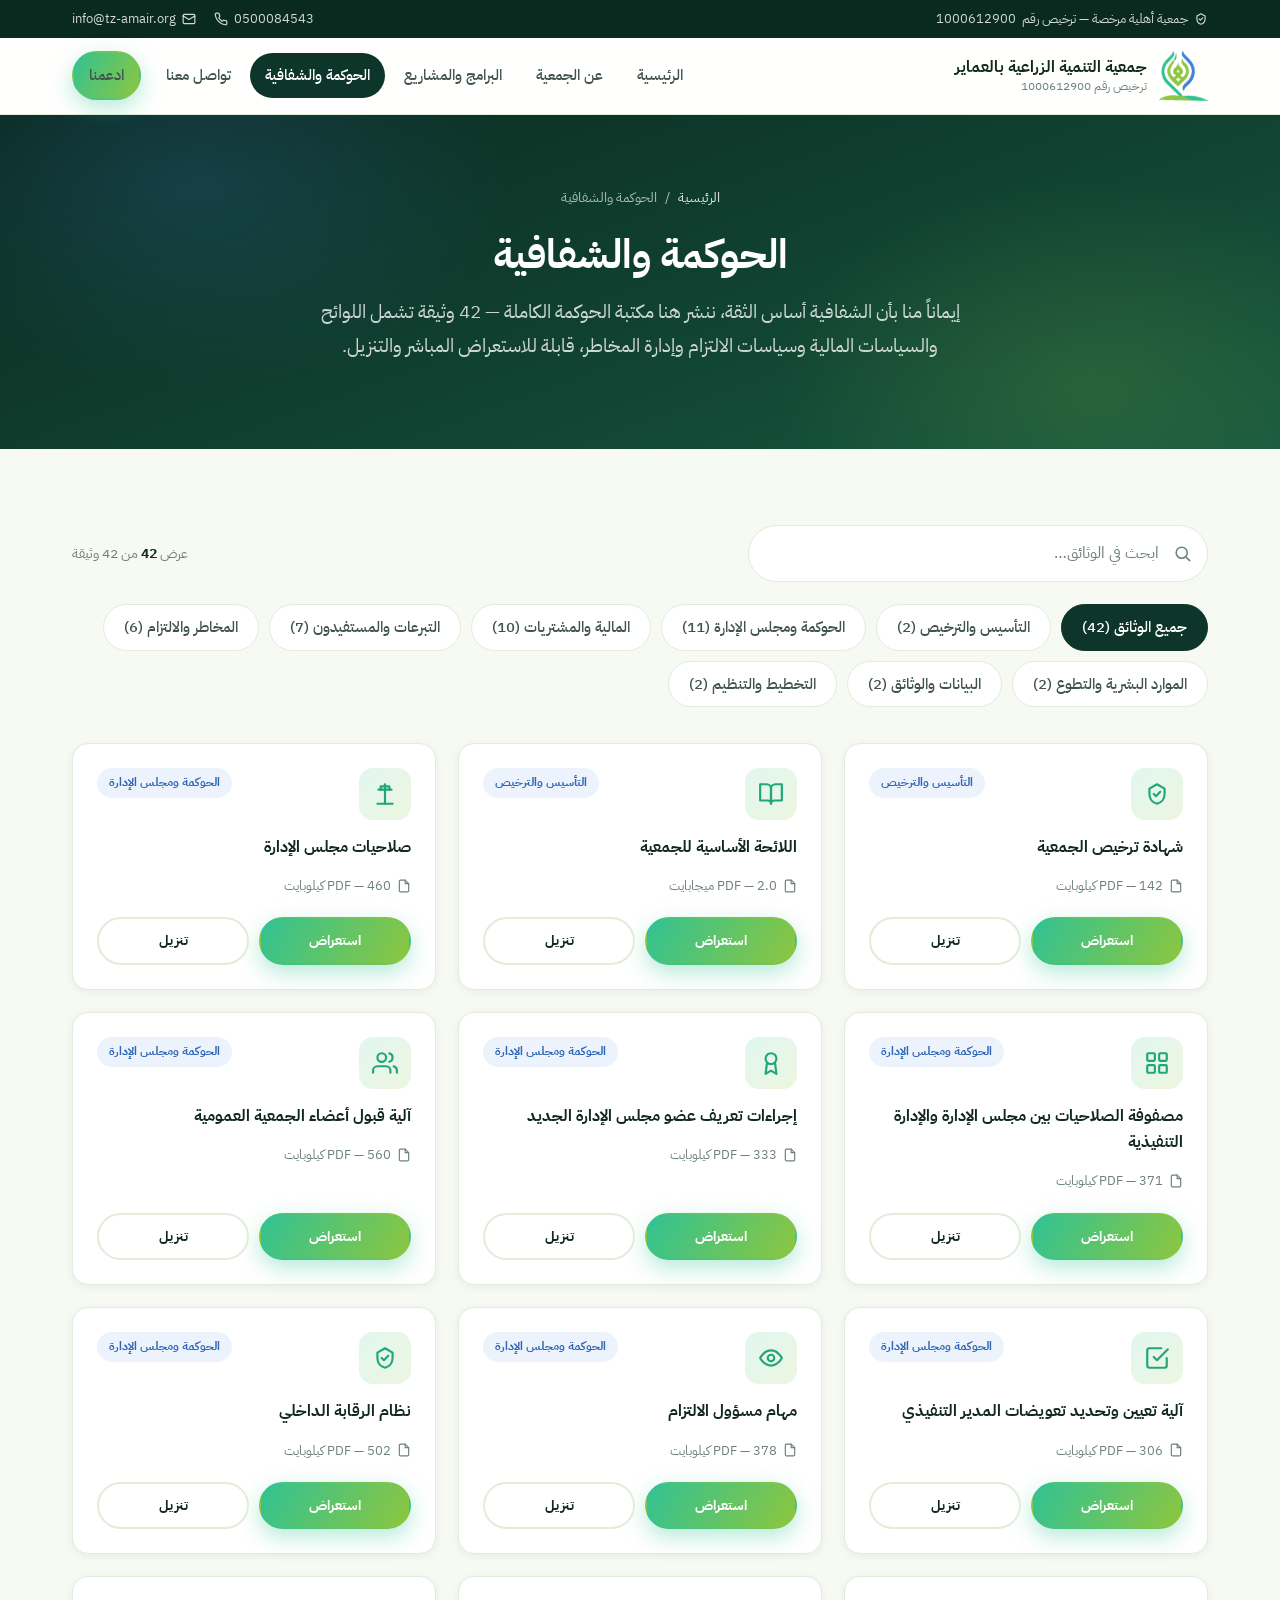
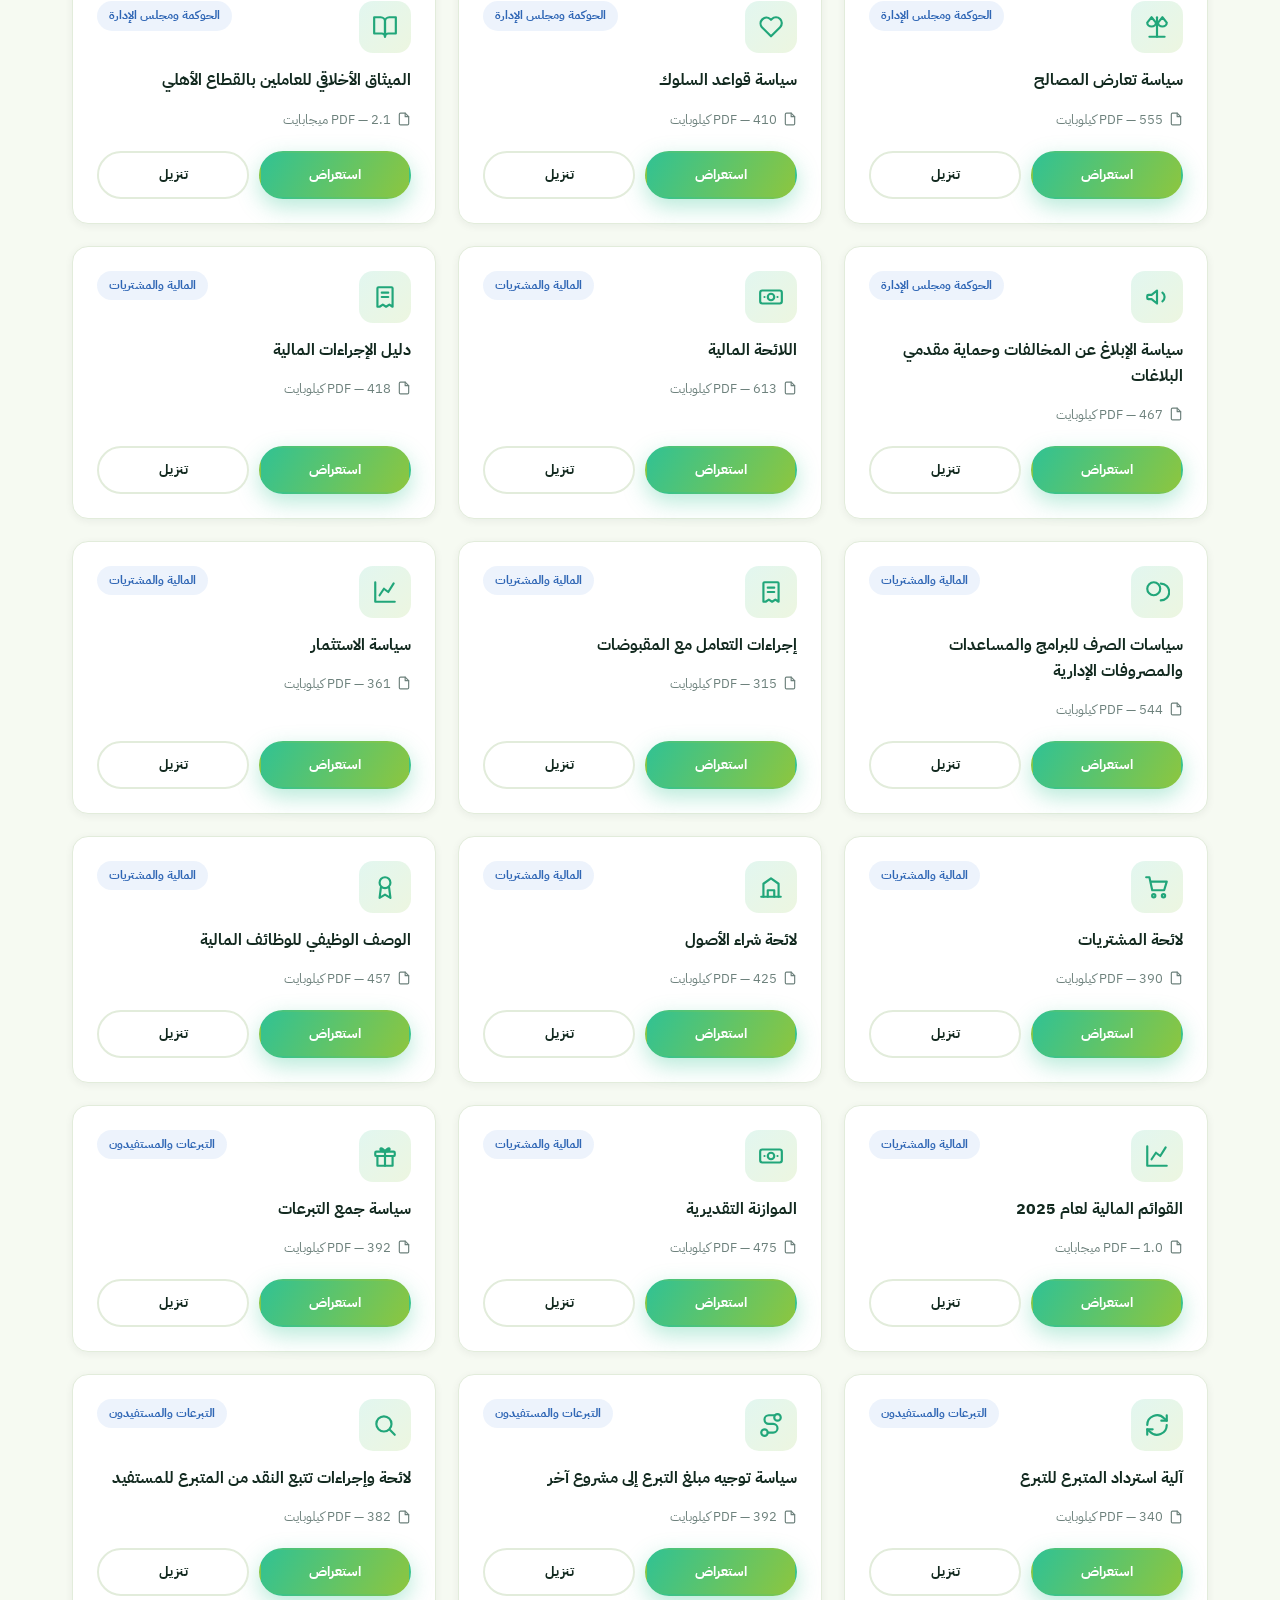
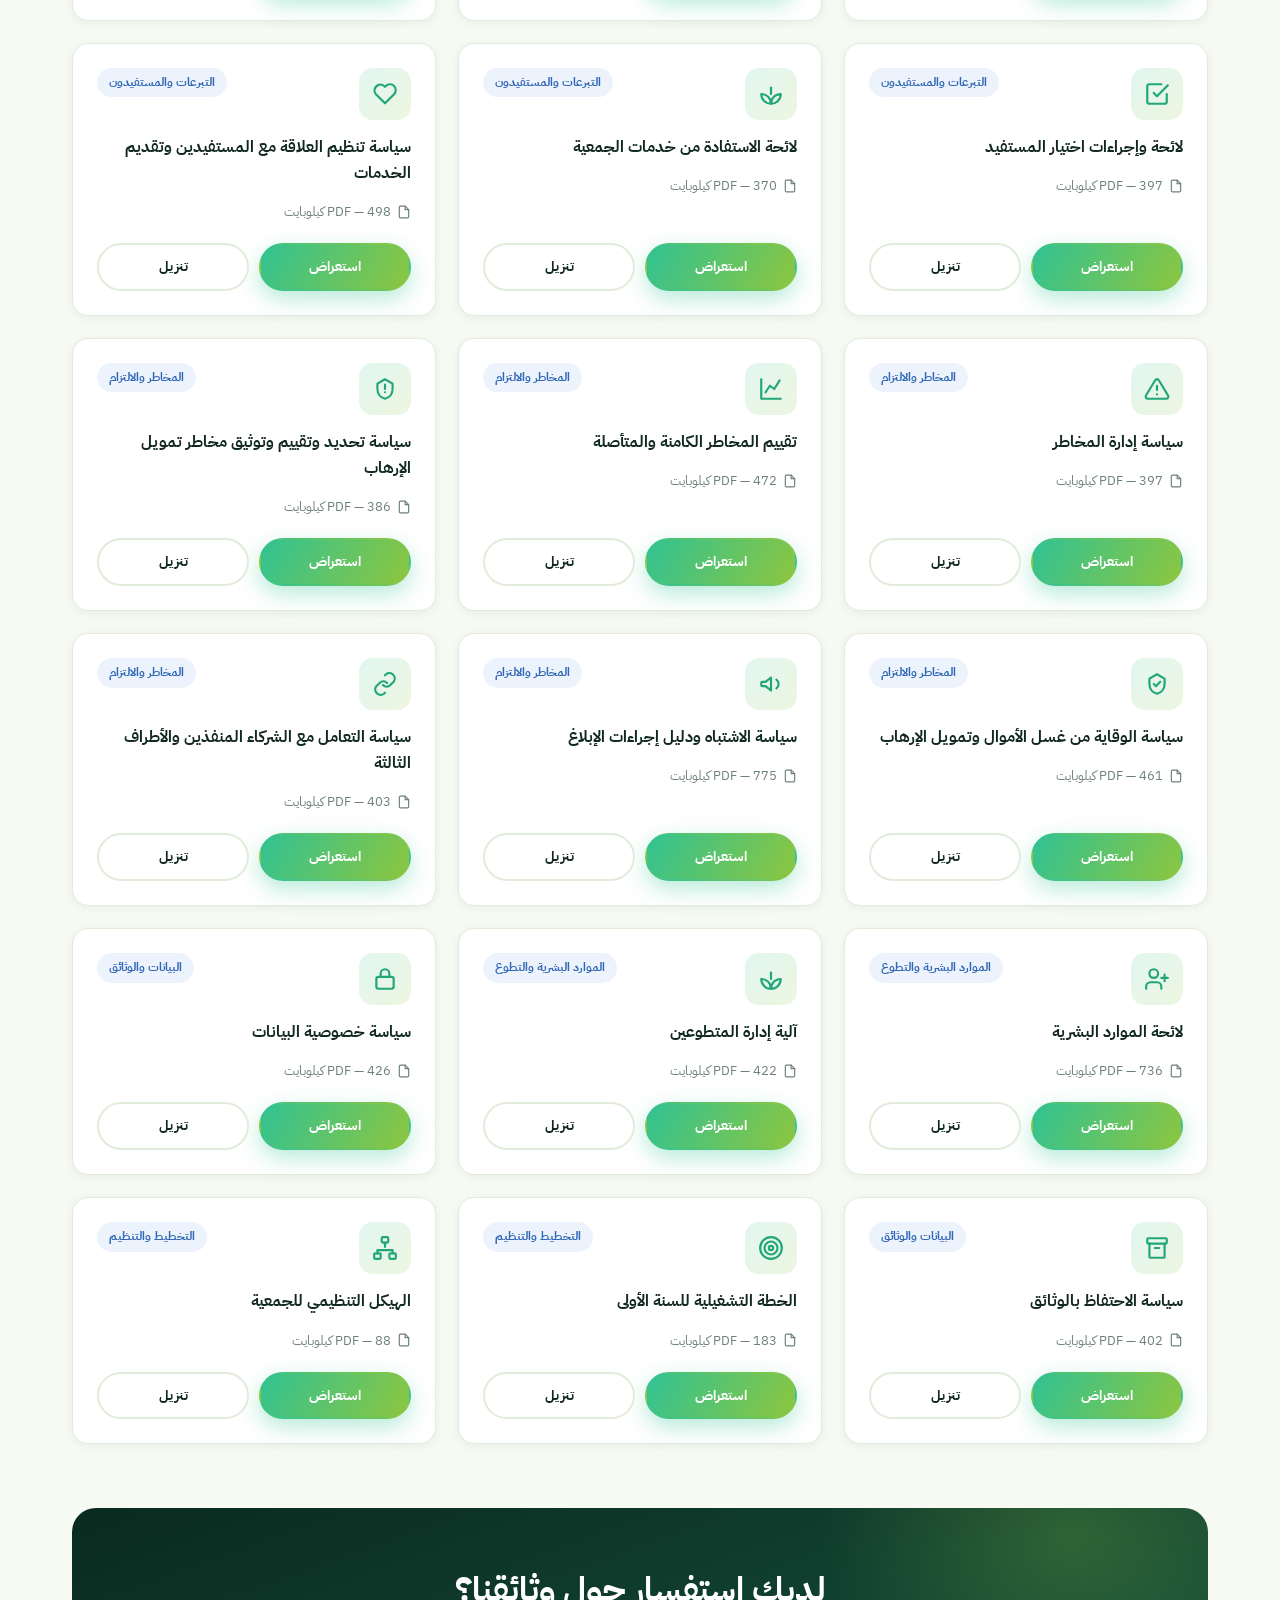
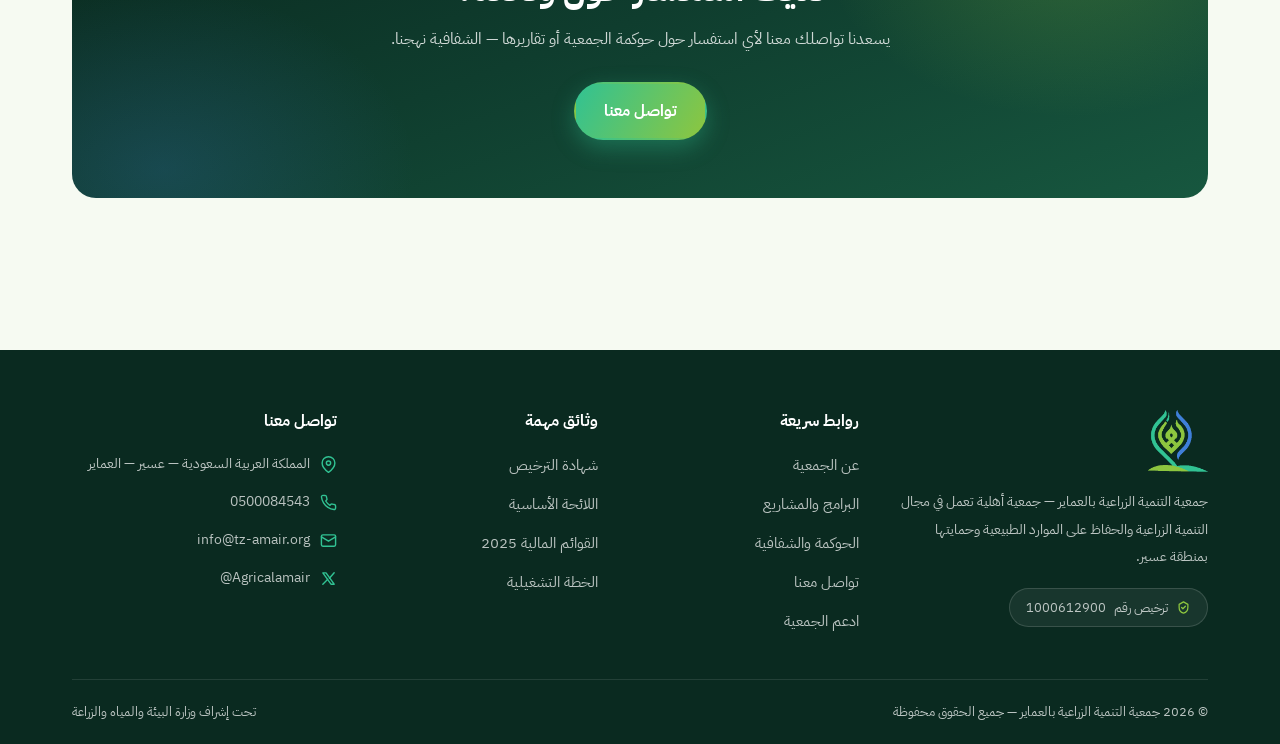
<file: governance.html>
<!DOCTYPE html>
<html lang="ar" dir="rtl">
<head>
<meta charset="UTF-8">
<meta name="viewport" content="width=device-width, initial-scale=1.0">
<title>الحوكمة والشفافية | جمعية التنمية الزراعية بالعماير</title>
<meta name="description" content="مكتبة الحوكمة والشفافية لجمعية التنمية الزراعية بالعماير: 42 وثيقة تشمل شهادة الترخيص واللائحة الأساسية والسياسات المالية وسياسات الالتزام وإدارة المخاطر — جميعها قابلة للاستعراض المباشر والتنزيل.">
<meta name="theme-color" content="#0d3529">
<link rel="icon" type="image/png" sizes="32x32" href="assets/img/favicon-32.png">
<link rel="icon" type="image/png" sizes="192x192" href="assets/img/favicon-192.png">
<link rel="apple-touch-icon" href="assets/img/apple-touch-icon.png">
<meta property="og:title" content="الحوكمة والشفافية | جمعية التنمية الزراعية بالعماير">
<meta property="og:description" content="42 وثيقة حوكمة منشورة للشفافية — قابلة للاستعراض المباشر والتنزيل.">
<meta property="og:type" content="website">
<meta property="og:image" content="assets/img/logo-full.png">
<link rel="stylesheet" href="assets/css/style.css">
</head>
<body>
<a class="skip-link" href="#main">تجاوز إلى المحتوى الرئيسي</a>

<div class="topbar">
  <div class="container">
    <span class="topbar__meta">
      <svg viewBox="0 0 24 24" fill="none" stroke="currentColor" stroke-width="2" stroke-linecap="round" stroke-linejoin="round" aria-hidden="true"><path d="M9 12l2 2 4-4"/><path d="M12 3l7 4v5c0 4.5-3 8-7 9-4-1-7-4.5-7-9V7z"/></svg>
      جمعية أهلية مرخصة — ترخيص رقم <bdo dir="ltr">1000612900</bdo>
    </span>
    <div class="topbar__links">
      <a href="tel:+966500084543" dir="ltr"><svg viewBox="0 0 24 24" fill="none" stroke="currentColor" stroke-width="2" stroke-linecap="round" stroke-linejoin="round" aria-hidden="true"><path d="M22 16.92v3a2 2 0 0 1-2.18 2 19.79 19.79 0 0 1-8.63-3.07 19.5 19.5 0 0 1-6-6A19.79 19.79 0 0 1 2.08 4.18 2 2 0 0 1 4.06 2h3a2 2 0 0 1 2 1.72c.13.96.36 1.9.7 2.81a2 2 0 0 1-.45 2.11L8.09 9.91a16 16 0 0 0 6 6l1.27-1.27a2 2 0 0 1 2.11-.45c.91.34 1.85.57 2.81.7A2 2 0 0 1 22 16.92z"/></svg><span class="txt">0500084543</span></a>
      <a href="mailto:info@tz-amair.org"><svg viewBox="0 0 24 24" fill="none" stroke="currentColor" stroke-width="2" stroke-linecap="round" stroke-linejoin="round" aria-hidden="true"><rect x="2" y="4" width="20" height="16" rx="2"/><path d="m22 7-10 6L2 7"/></svg><span class="txt">info@tz-amair.org</span></a>
    </div>
  </div>
</div>

<header class="nav">
  <div class="container">
    <a class="brand" href="index.html">
      <img src="assets/img/logo-mark.png" alt="شعار جمعية التنمية الزراعية بالعماير">
      <span class="brand__txt">
        <span class="brand__name">جمعية التنمية الزراعية بالعماير</span>
        <span class="brand__lic">ترخيص رقم <bdo dir="ltr">1000612900</bdo></span>
      </span>
    </a>
    <nav class="nav__links" id="nav-links" aria-label="التنقل الرئيسي">
      <a href="index.html">الرئيسية</a>
      <a href="about.html">عن الجمعية</a>
      <a href="programs.html">البرامج والمشاريع</a>
      <a href="governance.html">الحوكمة والشفافية</a>
      <a href="contact.html">تواصل معنا</a>
      <a href="contact.html#donate" class="btn btn--primary btn--sm nav__cta">ادعمنا</a>
    </nav>
    <button class="nav__burger" aria-label="فتح القائمة" aria-expanded="false" aria-controls="nav-links">
      <svg viewBox="0 0 24 24" fill="none" stroke-width="2" stroke-linecap="round" aria-hidden="true"><path d="M3 6h18M3 12h18M3 18h18"/></svg>
    </button>
  </div>
</header>

<main id="main">
  <section class="page-hero">
    <div class="container">
      <nav class="breadcrumbs" aria-label="مسار التنقل"><a href="index.html">الرئيسية</a><span>/</span><span>الحوكمة والشفافية</span></nav>
      <h1>الحوكمة والشفافية</h1>
      <p>إيماناً منا بأن الشفافية أساس الثقة، ننشر هنا مكتبة الحوكمة الكاملة — 42 وثيقة تشمل اللوائح والسياسات المالية وسياسات الالتزام وإدارة المخاطر، قابلة للاستعراض المباشر والتنزيل.</p>
    </div>
  </section>

  <section class="section">
    <div class="container">
      <div class="doc-toolbar reveal">
        <label class="doc-search" for="doc-search">
          <span class="doc-search__icon"><svg viewBox="0 0 24 24" fill="none" stroke="currentColor" stroke-width="2" stroke-linecap="round" stroke-linejoin="round" aria-hidden="true"><circle cx="11" cy="11" r="7"/><path d="m21 21-4.3-4.3"/></svg></span>
          <input type="search" id="doc-search" placeholder="ابحث في الوثائق…" autocomplete="off" aria-label="ابحث في وثائق الحوكمة">
        </label>
        <p class="doc-count" role="status">عرض <strong id="doc-shown">42</strong> من 42 وثيقة</p>
      </div>

      <div class="filter-tabs reveal" role="tablist" aria-label="تصنيفات الوثائق">
        <button class="filter-tab is-active" data-filter="all">جميع الوثائق (42)</button>
        <button class="filter-tab" data-filter="founding">التأسيس والترخيص (2)</button>
        <button class="filter-tab" data-filter="governance">الحوكمة ومجلس الإدارة (11)</button>
        <button class="filter-tab" data-filter="financial">المالية والمشتريات (10)</button>
        <button class="filter-tab" data-filter="donations">التبرعات والمستفيدون (7)</button>
        <button class="filter-tab" data-filter="risk">المخاطر والالتزام (6)</button>
        <button class="filter-tab" data-filter="hr">الموارد البشرية والتطوع (2)</button>
        <button class="filter-tab" data-filter="data">البيانات والوثائق (2)</button>
        <button class="filter-tab" data-filter="planning">التخطيط والتنظيم (2)</button>
      </div>

      <div class="doc-grid">
        <article class="doc-card reveal" data-category="founding" data-title="شهادة ترخيص الجمعية">
          <div class="doc-card__top">
            <span class="doc-card__icon"><svg viewBox="0 0 24 24" fill="none" stroke="currentColor" stroke-width="2" stroke-linecap="round" stroke-linejoin="round" aria-hidden="true"><path d="M12 3l7 4v5c0 4.5-3 8-7 9-4-1-7-4.5-7-9V7z"/><path d="M9 12l2 2 4-4"/></svg></span>
            <span class="doc-card__cat">التأسيس والترخيص</span>
          </div>
          <h3>شهادة ترخيص الجمعية</h3>
          <span class="doc-card__size"><svg viewBox="0 0 24 24" fill="none" stroke="currentColor" stroke-width="2" stroke-linecap="round" stroke-linejoin="round" aria-hidden="true"><path d="M14 2H6a2 2 0 0 0-2 2v16a2 2 0 0 0 2 2h12a2 2 0 0 0 2-2V8z"/><path d="M14 2v6h6"/></svg>PDF — 142 كيلوبايت</span>
          <div class="doc-card__actions">
            <button class="btn btn--primary btn--sm" data-pdf="documents/license-certificate.pdf" data-pdf-title="شهادة ترخيص الجمعية">استعراض</button>
            <a class="btn btn--outline btn--sm" href="documents/license-certificate.pdf" download>تنزيل</a>
          </div>
        </article>
        <article class="doc-card reveal" data-category="founding" data-title="اللائحة الأساسية للجمعية">
          <div class="doc-card__top">
            <span class="doc-card__icon"><svg viewBox="0 0 24 24" fill="none" stroke="currentColor" stroke-width="2" stroke-linecap="round" stroke-linejoin="round" aria-hidden="true"><path d="M2 3h6a4 4 0 0 1 4 4v14a3 3 0 0 0-3-3H2z"/><path d="M22 3h-6a4 4 0 0 0-4 4v14a3 3 0 0 1 3-3h7z"/></svg></span>
            <span class="doc-card__cat">التأسيس والترخيص</span>
          </div>
          <h3>اللائحة الأساسية للجمعية</h3>
          <span class="doc-card__size"><svg viewBox="0 0 24 24" fill="none" stroke="currentColor" stroke-width="2" stroke-linecap="round" stroke-linejoin="round" aria-hidden="true"><path d="M14 2H6a2 2 0 0 0-2 2v16a2 2 0 0 0 2 2h12a2 2 0 0 0 2-2V8z"/><path d="M14 2v6h6"/></svg>PDF — 2.0 ميجابايت</span>
          <div class="doc-card__actions">
            <button class="btn btn--primary btn--sm" data-pdf="documents/bylaws.pdf" data-pdf-title="اللائحة الأساسية للجمعية">استعراض</button>
            <a class="btn btn--outline btn--sm" href="documents/bylaws.pdf" download>تنزيل</a>
          </div>
        </article>
        <article class="doc-card reveal" data-category="governance" data-title="صلاحيات مجلس الإدارة">
          <div class="doc-card__top">
            <span class="doc-card__icon"><svg viewBox="0 0 24 24" fill="none" stroke="currentColor" stroke-width="2" stroke-linecap="round" stroke-linejoin="round" aria-hidden="true"><path d="M12 3v18"/><path d="M5 21h14"/><path d="M6 8h12"/><path d="M8 8V5h8v3"/></svg></span>
            <span class="doc-card__cat">الحوكمة ومجلس الإدارة</span>
          </div>
          <h3>صلاحيات مجلس الإدارة</h3>
          <span class="doc-card__size"><svg viewBox="0 0 24 24" fill="none" stroke="currentColor" stroke-width="2" stroke-linecap="round" stroke-linejoin="round" aria-hidden="true"><path d="M14 2H6a2 2 0 0 0-2 2v16a2 2 0 0 0 2 2h12a2 2 0 0 0 2-2V8z"/><path d="M14 2v6h6"/></svg>PDF — 460 كيلوبايت</span>
          <div class="doc-card__actions">
            <button class="btn btn--primary btn--sm" data-pdf="documents/board-authorities.pdf" data-pdf-title="صلاحيات مجلس الإدارة">استعراض</button>
            <a class="btn btn--outline btn--sm" href="documents/board-authorities.pdf" download>تنزيل</a>
          </div>
        </article>
        <article class="doc-card reveal" data-category="governance" data-title="مصفوفة الصلاحيات بين مجلس الإدارة والإدارة التنفيذية">
          <div class="doc-card__top">
            <span class="doc-card__icon"><svg viewBox="0 0 24 24" fill="none" stroke="currentColor" stroke-width="2" stroke-linecap="round" stroke-linejoin="round" aria-hidden="true"><rect x="3" y="3" width="7" height="7" rx="1"/><rect x="14" y="3" width="7" height="7" rx="1"/><rect x="3" y="14" width="7" height="7" rx="1"/><rect x="14" y="14" width="7" height="7" rx="1"/></svg></span>
            <span class="doc-card__cat">الحوكمة ومجلس الإدارة</span>
          </div>
          <h3>مصفوفة الصلاحيات بين مجلس الإدارة والإدارة التنفيذية</h3>
          <span class="doc-card__size"><svg viewBox="0 0 24 24" fill="none" stroke="currentColor" stroke-width="2" stroke-linecap="round" stroke-linejoin="round" aria-hidden="true"><path d="M14 2H6a2 2 0 0 0-2 2v16a2 2 0 0 0 2 2h12a2 2 0 0 0 2-2V8z"/><path d="M14 2v6h6"/></svg>PDF — 371 كيلوبايت</span>
          <div class="doc-card__actions">
            <button class="btn btn--primary btn--sm" data-pdf="documents/authority-matrix.pdf" data-pdf-title="مصفوفة الصلاحيات بين مجلس الإدارة والإدارة التنفيذية">استعراض</button>
            <a class="btn btn--outline btn--sm" href="documents/authority-matrix.pdf" download>تنزيل</a>
          </div>
        </article>
        <article class="doc-card reveal" data-category="governance" data-title="إجراءات تعريف عضو مجلس الإدارة الجديد">
          <div class="doc-card__top">
            <span class="doc-card__icon"><svg viewBox="0 0 24 24" fill="none" stroke="currentColor" stroke-width="2" stroke-linecap="round" stroke-linejoin="round" aria-hidden="true"><circle cx="12" cy="8" r="5"/><path d="M8.2 12.5 7 22l5-3 5 3-1.2-9.5"/></svg></span>
            <span class="doc-card__cat">الحوكمة ومجلس الإدارة</span>
          </div>
          <h3>إجراءات تعريف عضو مجلس الإدارة الجديد</h3>
          <span class="doc-card__size"><svg viewBox="0 0 24 24" fill="none" stroke="currentColor" stroke-width="2" stroke-linecap="round" stroke-linejoin="round" aria-hidden="true"><path d="M14 2H6a2 2 0 0 0-2 2v16a2 2 0 0 0 2 2h12a2 2 0 0 0 2-2V8z"/><path d="M14 2v6h6"/></svg>PDF — 333 كيلوبايت</span>
          <div class="doc-card__actions">
            <button class="btn btn--primary btn--sm" data-pdf="documents/board-member-onboarding.pdf" data-pdf-title="إجراءات تعريف عضو مجلس الإدارة الجديد">استعراض</button>
            <a class="btn btn--outline btn--sm" href="documents/board-member-onboarding.pdf" download>تنزيل</a>
          </div>
        </article>
        <article class="doc-card reveal" data-category="governance" data-title="آلية قبول أعضاء الجمعية العمومية">
          <div class="doc-card__top">
            <span class="doc-card__icon"><svg viewBox="0 0 24 24" fill="none" stroke="currentColor" stroke-width="2" stroke-linecap="round" stroke-linejoin="round" aria-hidden="true"><path d="M17 21v-2a4 4 0 0 0-4-4H5a4 4 0 0 0-4 4v2"/><circle cx="9" cy="7" r="4"/><path d="M23 21v-2a4 4 0 0 0-3-3.87"/><path d="M16 3.13a4 4 0 0 1 0 7.75"/></svg></span>
            <span class="doc-card__cat">الحوكمة ومجلس الإدارة</span>
          </div>
          <h3>آلية قبول أعضاء الجمعية العمومية</h3>
          <span class="doc-card__size"><svg viewBox="0 0 24 24" fill="none" stroke="currentColor" stroke-width="2" stroke-linecap="round" stroke-linejoin="round" aria-hidden="true"><path d="M14 2H6a2 2 0 0 0-2 2v16a2 2 0 0 0 2 2h12a2 2 0 0 0 2-2V8z"/><path d="M14 2v6h6"/></svg>PDF — 560 كيلوبايت</span>
          <div class="doc-card__actions">
            <button class="btn btn--primary btn--sm" data-pdf="documents/general-assembly-membership.pdf" data-pdf-title="آلية قبول أعضاء الجمعية العمومية">استعراض</button>
            <a class="btn btn--outline btn--sm" href="documents/general-assembly-membership.pdf" download>تنزيل</a>
          </div>
        </article>
        <article class="doc-card reveal" data-category="governance" data-title="آلية تعيين وتحديد تعويضات المدير التنفيذي">
          <div class="doc-card__top">
            <span class="doc-card__icon"><svg viewBox="0 0 24 24" fill="none" stroke="currentColor" stroke-width="2" stroke-linecap="round" stroke-linejoin="round" aria-hidden="true"><path d="M9 11l3 3L22 4"/><path d="M21 12v7a2 2 0 0 1-2 2H5a2 2 0 0 1-2-2V5a2 2 0 0 1 2-2h11"/></svg></span>
            <span class="doc-card__cat">الحوكمة ومجلس الإدارة</span>
          </div>
          <h3>آلية تعيين وتحديد تعويضات المدير التنفيذي</h3>
          <span class="doc-card__size"><svg viewBox="0 0 24 24" fill="none" stroke="currentColor" stroke-width="2" stroke-linecap="round" stroke-linejoin="round" aria-hidden="true"><path d="M14 2H6a2 2 0 0 0-2 2v16a2 2 0 0 0 2 2h12a2 2 0 0 0 2-2V8z"/><path d="M14 2v6h6"/></svg>PDF — 306 كيلوبايت</span>
          <div class="doc-card__actions">
            <button class="btn btn--primary btn--sm" data-pdf="documents/director-appointment.pdf" data-pdf-title="آلية تعيين وتحديد تعويضات المدير التنفيذي">استعراض</button>
            <a class="btn btn--outline btn--sm" href="documents/director-appointment.pdf" download>تنزيل</a>
          </div>
        </article>
        <article class="doc-card reveal" data-category="governance" data-title="مهام مسؤول الالتزام">
          <div class="doc-card__top">
            <span class="doc-card__icon"><svg viewBox="0 0 24 24" fill="none" stroke="currentColor" stroke-width="2" stroke-linecap="round" stroke-linejoin="round" aria-hidden="true"><path d="M2 12s3.5-7 10-7 10 7 10 7-3.5 7-10 7-10-7-10-7z"/><circle cx="12" cy="12" r="3"/></svg></span>
            <span class="doc-card__cat">الحوكمة ومجلس الإدارة</span>
          </div>
          <h3>مهام مسؤول الالتزام</h3>
          <span class="doc-card__size"><svg viewBox="0 0 24 24" fill="none" stroke="currentColor" stroke-width="2" stroke-linecap="round" stroke-linejoin="round" aria-hidden="true"><path d="M14 2H6a2 2 0 0 0-2 2v16a2 2 0 0 0 2 2h12a2 2 0 0 0 2-2V8z"/><path d="M14 2v6h6"/></svg>PDF — 378 كيلوبايت</span>
          <div class="doc-card__actions">
            <button class="btn btn--primary btn--sm" data-pdf="documents/compliance-officer-duties.pdf" data-pdf-title="مهام مسؤول الالتزام">استعراض</button>
            <a class="btn btn--outline btn--sm" href="documents/compliance-officer-duties.pdf" download>تنزيل</a>
          </div>
        </article>
        <article class="doc-card reveal" data-category="governance" data-title="نظام الرقابة الداخلي">
          <div class="doc-card__top">
            <span class="doc-card__icon"><svg viewBox="0 0 24 24" fill="none" stroke="currentColor" stroke-width="2" stroke-linecap="round" stroke-linejoin="round" aria-hidden="true"><path d="M12 3l7 4v5c0 4.5-3 8-7 9-4-1-7-4.5-7-9V7z"/><path d="M9 12l2 2 4-4"/></svg></span>
            <span class="doc-card__cat">الحوكمة ومجلس الإدارة</span>
          </div>
          <h3>نظام الرقابة الداخلي</h3>
          <span class="doc-card__size"><svg viewBox="0 0 24 24" fill="none" stroke="currentColor" stroke-width="2" stroke-linecap="round" stroke-linejoin="round" aria-hidden="true"><path d="M14 2H6a2 2 0 0 0-2 2v16a2 2 0 0 0 2 2h12a2 2 0 0 0 2-2V8z"/><path d="M14 2v6h6"/></svg>PDF — 502 كيلوبايت</span>
          <div class="doc-card__actions">
            <button class="btn btn--primary btn--sm" data-pdf="documents/internal-control-system.pdf" data-pdf-title="نظام الرقابة الداخلي">استعراض</button>
            <a class="btn btn--outline btn--sm" href="documents/internal-control-system.pdf" download>تنزيل</a>
          </div>
        </article>
        <article class="doc-card reveal" data-category="governance" data-title="سياسة تعارض المصالح">
          <div class="doc-card__top">
            <span class="doc-card__icon"><svg viewBox="0 0 24 24" fill="none" stroke="currentColor" stroke-width="2" stroke-linecap="round" stroke-linejoin="round" aria-hidden="true"><path d="M12 3v18"/><path d="M5 21h14"/><path d="m3 8 4-5 4 5c0 2-1.8 3.5-4 3.5S3 10 3 8z"/><path d="m13 8 4-5 4 5c0 2-1.8 3.5-4 3.5S13 10 13 8z"/></svg></span>
            <span class="doc-card__cat">الحوكمة ومجلس الإدارة</span>
          </div>
          <h3>سياسة تعارض المصالح</h3>
          <span class="doc-card__size"><svg viewBox="0 0 24 24" fill="none" stroke="currentColor" stroke-width="2" stroke-linecap="round" stroke-linejoin="round" aria-hidden="true"><path d="M14 2H6a2 2 0 0 0-2 2v16a2 2 0 0 0 2 2h12a2 2 0 0 0 2-2V8z"/><path d="M14 2v6h6"/></svg>PDF — 555 كيلوبايت</span>
          <div class="doc-card__actions">
            <button class="btn btn--primary btn--sm" data-pdf="documents/conflict-of-interest.pdf" data-pdf-title="سياسة تعارض المصالح">استعراض</button>
            <a class="btn btn--outline btn--sm" href="documents/conflict-of-interest.pdf" download>تنزيل</a>
          </div>
        </article>
        <article class="doc-card reveal" data-category="governance" data-title="سياسة قواعد السلوك">
          <div class="doc-card__top">
            <span class="doc-card__icon"><svg viewBox="0 0 24 24" fill="none" stroke="currentColor" stroke-width="2" stroke-linecap="round" stroke-linejoin="round" aria-hidden="true"><path d="M20.4 4.6a5.4 5.4 0 0 0-7.6 0l-.8.8-.8-.8a5.4 5.4 0 0 0-7.6 7.6l8.4 8.4 8.4-8.4a5.4 5.4 0 0 0 0-7.6z"/></svg></span>
            <span class="doc-card__cat">الحوكمة ومجلس الإدارة</span>
          </div>
          <h3>سياسة قواعد السلوك</h3>
          <span class="doc-card__size"><svg viewBox="0 0 24 24" fill="none" stroke="currentColor" stroke-width="2" stroke-linecap="round" stroke-linejoin="round" aria-hidden="true"><path d="M14 2H6a2 2 0 0 0-2 2v16a2 2 0 0 0 2 2h12a2 2 0 0 0 2-2V8z"/><path d="M14 2v6h6"/></svg>PDF — 410 كيلوبايت</span>
          <div class="doc-card__actions">
            <button class="btn btn--primary btn--sm" data-pdf="documents/code-of-conduct.pdf" data-pdf-title="سياسة قواعد السلوك">استعراض</button>
            <a class="btn btn--outline btn--sm" href="documents/code-of-conduct.pdf" download>تنزيل</a>
          </div>
        </article>
        <article class="doc-card reveal" data-category="governance" data-title="الميثاق الأخلاقي للعاملين بالقطاع الأهلي">
          <div class="doc-card__top">
            <span class="doc-card__icon"><svg viewBox="0 0 24 24" fill="none" stroke="currentColor" stroke-width="2" stroke-linecap="round" stroke-linejoin="round" aria-hidden="true"><path d="M2 3h6a4 4 0 0 1 4 4v14a3 3 0 0 0-3-3H2z"/><path d="M22 3h-6a4 4 0 0 0-4 4v14a3 3 0 0 1 3-3h7z"/></svg></span>
            <span class="doc-card__cat">الحوكمة ومجلس الإدارة</span>
          </div>
          <h3>الميثاق الأخلاقي للعاملين بالقطاع الأهلي</h3>
          <span class="doc-card__size"><svg viewBox="0 0 24 24" fill="none" stroke="currentColor" stroke-width="2" stroke-linecap="round" stroke-linejoin="round" aria-hidden="true"><path d="M14 2H6a2 2 0 0 0-2 2v16a2 2 0 0 0 2 2h12a2 2 0 0 0 2-2V8z"/><path d="M14 2v6h6"/></svg>PDF — 2.1 ميجابايت</span>
          <div class="doc-card__actions">
            <button class="btn btn--primary btn--sm" data-pdf="documents/ethical-charter.pdf" data-pdf-title="الميثاق الأخلاقي للعاملين بالقطاع الأهلي">استعراض</button>
            <a class="btn btn--outline btn--sm" href="documents/ethical-charter.pdf" download>تنزيل</a>
          </div>
        </article>
        <article class="doc-card reveal" data-category="governance" data-title="سياسة الإبلاغ عن المخالفات وحماية مقدمي البلاغات">
          <div class="doc-card__top">
            <span class="doc-card__icon"><svg viewBox="0 0 24 24" fill="none" stroke="currentColor" stroke-width="2" stroke-linecap="round" stroke-linejoin="round" aria-hidden="true"><path d="M3 11v2a1 1 0 0 0 1 1h3l5 4V6L7 10H4a1 1 0 0 0-1 1z"/><path d="M17 8a5 5 0 0 1 0 8"/></svg></span>
            <span class="doc-card__cat">الحوكمة ومجلس الإدارة</span>
          </div>
          <h3>سياسة الإبلاغ عن المخالفات وحماية مقدمي البلاغات</h3>
          <span class="doc-card__size"><svg viewBox="0 0 24 24" fill="none" stroke="currentColor" stroke-width="2" stroke-linecap="round" stroke-linejoin="round" aria-hidden="true"><path d="M14 2H6a2 2 0 0 0-2 2v16a2 2 0 0 0 2 2h12a2 2 0 0 0 2-2V8z"/><path d="M14 2v6h6"/></svg>PDF — 467 كيلوبايت</span>
          <div class="doc-card__actions">
            <button class="btn btn--primary btn--sm" data-pdf="documents/whistleblower-policy.pdf" data-pdf-title="سياسة الإبلاغ عن المخالفات وحماية مقدمي البلاغات">استعراض</button>
            <a class="btn btn--outline btn--sm" href="documents/whistleblower-policy.pdf" download>تنزيل</a>
          </div>
        </article>
        <article class="doc-card reveal" data-category="financial" data-title="اللائحة المالية">
          <div class="doc-card__top">
            <span class="doc-card__icon"><svg viewBox="0 0 24 24" fill="none" stroke="currentColor" stroke-width="2" stroke-linecap="round" stroke-linejoin="round" aria-hidden="true"><rect x="2" y="6" width="20" height="12" rx="2"/><circle cx="12" cy="12" r="3"/><path d="M6 12h.01M18 12h.01"/></svg></span>
            <span class="doc-card__cat">المالية والمشتريات</span>
          </div>
          <h3>اللائحة المالية</h3>
          <span class="doc-card__size"><svg viewBox="0 0 24 24" fill="none" stroke="currentColor" stroke-width="2" stroke-linecap="round" stroke-linejoin="round" aria-hidden="true"><path d="M14 2H6a2 2 0 0 0-2 2v16a2 2 0 0 0 2 2h12a2 2 0 0 0 2-2V8z"/><path d="M14 2v6h6"/></svg>PDF — 613 كيلوبايت</span>
          <div class="doc-card__actions">
            <button class="btn btn--primary btn--sm" data-pdf="documents/financial-regulation.pdf" data-pdf-title="اللائحة المالية">استعراض</button>
            <a class="btn btn--outline btn--sm" href="documents/financial-regulation.pdf" download>تنزيل</a>
          </div>
        </article>
        <article class="doc-card reveal" data-category="financial" data-title="دليل الإجراءات المالية">
          <div class="doc-card__top">
            <span class="doc-card__icon"><svg viewBox="0 0 24 24" fill="none" stroke="currentColor" stroke-width="2" stroke-linecap="round" stroke-linejoin="round" aria-hidden="true"><path d="M5 21V4a1 1 0 0 1 1-1h12a1 1 0 0 1 1 1v17l-3-2-3 2-3-2-3 2z"/><path d="M9 8h6M9 12h6"/></svg></span>
            <span class="doc-card__cat">المالية والمشتريات</span>
          </div>
          <h3>دليل الإجراءات المالية</h3>
          <span class="doc-card__size"><svg viewBox="0 0 24 24" fill="none" stroke="currentColor" stroke-width="2" stroke-linecap="round" stroke-linejoin="round" aria-hidden="true"><path d="M14 2H6a2 2 0 0 0-2 2v16a2 2 0 0 0 2 2h12a2 2 0 0 0 2-2V8z"/><path d="M14 2v6h6"/></svg>PDF — 418 كيلوبايت</span>
          <div class="doc-card__actions">
            <button class="btn btn--primary btn--sm" data-pdf="documents/financial-procedures.pdf" data-pdf-title="دليل الإجراءات المالية">استعراض</button>
            <a class="btn btn--outline btn--sm" href="documents/financial-procedures.pdf" download>تنزيل</a>
          </div>
        </article>
        <article class="doc-card reveal" data-category="financial" data-title="سياسات الصرف للبرامج والمساعدات والمصروفات الإدارية">
          <div class="doc-card__top">
            <span class="doc-card__icon"><svg viewBox="0 0 24 24" fill="none" stroke="currentColor" stroke-width="2" stroke-linecap="round" stroke-linejoin="round" aria-hidden="true"><circle cx="9" cy="9" r="6"/><path d="M15.5 4.2a6 6 0 0 1 0 15.6"/></svg></span>
            <span class="doc-card__cat">المالية والمشتريات</span>
          </div>
          <h3>سياسات الصرف للبرامج والمساعدات والمصروفات الإدارية</h3>
          <span class="doc-card__size"><svg viewBox="0 0 24 24" fill="none" stroke="currentColor" stroke-width="2" stroke-linecap="round" stroke-linejoin="round" aria-hidden="true"><path d="M14 2H6a2 2 0 0 0-2 2v16a2 2 0 0 0 2 2h12a2 2 0 0 0 2-2V8z"/><path d="M14 2v6h6"/></svg>PDF — 544 كيلوبايت</span>
          <div class="doc-card__actions">
            <button class="btn btn--primary btn--sm" data-pdf="documents/disbursement-policies.pdf" data-pdf-title="سياسات الصرف للبرامج والمساعدات والمصروفات الإدارية">استعراض</button>
            <a class="btn btn--outline btn--sm" href="documents/disbursement-policies.pdf" download>تنزيل</a>
          </div>
        </article>
        <article class="doc-card reveal" data-category="financial" data-title="إجراءات التعامل مع المقبوضات">
          <div class="doc-card__top">
            <span class="doc-card__icon"><svg viewBox="0 0 24 24" fill="none" stroke="currentColor" stroke-width="2" stroke-linecap="round" stroke-linejoin="round" aria-hidden="true"><path d="M5 21V4a1 1 0 0 1 1-1h12a1 1 0 0 1 1 1v17l-3-2-3 2-3-2-3 2z"/><path d="M9 8h6M9 12h6"/></svg></span>
            <span class="doc-card__cat">المالية والمشتريات</span>
          </div>
          <h3>إجراءات التعامل مع المقبوضات</h3>
          <span class="doc-card__size"><svg viewBox="0 0 24 24" fill="none" stroke="currentColor" stroke-width="2" stroke-linecap="round" stroke-linejoin="round" aria-hidden="true"><path d="M14 2H6a2 2 0 0 0-2 2v16a2 2 0 0 0 2 2h12a2 2 0 0 0 2-2V8z"/><path d="M14 2v6h6"/></svg>PDF — 315 كيلوبايت</span>
          <div class="doc-card__actions">
            <button class="btn btn--primary btn--sm" data-pdf="documents/receipts-procedures.pdf" data-pdf-title="إجراءات التعامل مع المقبوضات">استعراض</button>
            <a class="btn btn--outline btn--sm" href="documents/receipts-procedures.pdf" download>تنزيل</a>
          </div>
        </article>
        <article class="doc-card reveal" data-category="financial" data-title="سياسة الاستثمار">
          <div class="doc-card__top">
            <span class="doc-card__icon"><svg viewBox="0 0 24 24" fill="none" stroke="currentColor" stroke-width="2" stroke-linecap="round" stroke-linejoin="round" aria-hidden="true"><path d="M3 3v18h18"/><path d="M7 15l4-6 4 3 5-8"/></svg></span>
            <span class="doc-card__cat">المالية والمشتريات</span>
          </div>
          <h3>سياسة الاستثمار</h3>
          <span class="doc-card__size"><svg viewBox="0 0 24 24" fill="none" stroke="currentColor" stroke-width="2" stroke-linecap="round" stroke-linejoin="round" aria-hidden="true"><path d="M14 2H6a2 2 0 0 0-2 2v16a2 2 0 0 0 2 2h12a2 2 0 0 0 2-2V8z"/><path d="M14 2v6h6"/></svg>PDF — 361 كيلوبايت</span>
          <div class="doc-card__actions">
            <button class="btn btn--primary btn--sm" data-pdf="documents/investment-policy.pdf" data-pdf-title="سياسة الاستثمار">استعراض</button>
            <a class="btn btn--outline btn--sm" href="documents/investment-policy.pdf" download>تنزيل</a>
          </div>
        </article>
        <article class="doc-card reveal" data-category="financial" data-title="لائحة المشتريات">
          <div class="doc-card__top">
            <span class="doc-card__icon"><svg viewBox="0 0 24 24" fill="none" stroke="currentColor" stroke-width="2" stroke-linecap="round" stroke-linejoin="round" aria-hidden="true"><circle cx="9" cy="20" r="1.5"/><circle cx="18" cy="20" r="1.5"/><path d="M2 3h3l2.6 12h11L21 7H6"/></svg></span>
            <span class="doc-card__cat">المالية والمشتريات</span>
          </div>
          <h3>لائحة المشتريات</h3>
          <span class="doc-card__size"><svg viewBox="0 0 24 24" fill="none" stroke="currentColor" stroke-width="2" stroke-linecap="round" stroke-linejoin="round" aria-hidden="true"><path d="M14 2H6a2 2 0 0 0-2 2v16a2 2 0 0 0 2 2h12a2 2 0 0 0 2-2V8z"/><path d="M14 2v6h6"/></svg>PDF — 390 كيلوبايت</span>
          <div class="doc-card__actions">
            <button class="btn btn--primary btn--sm" data-pdf="documents/procurement-regulation.pdf" data-pdf-title="لائحة المشتريات">استعراض</button>
            <a class="btn btn--outline btn--sm" href="documents/procurement-regulation.pdf" download>تنزيل</a>
          </div>
        </article>
        <article class="doc-card reveal" data-category="financial" data-title="لائحة شراء الأصول">
          <div class="doc-card__top">
            <span class="doc-card__icon"><svg viewBox="0 0 24 24" fill="none" stroke="currentColor" stroke-width="2" stroke-linecap="round" stroke-linejoin="round" aria-hidden="true"><path d="M3 21h18"/><path d="M5 21V9l7-5 7 5v12"/><path d="M9 21v-6h6v6"/></svg></span>
            <span class="doc-card__cat">المالية والمشتريات</span>
          </div>
          <h3>لائحة شراء الأصول</h3>
          <span class="doc-card__size"><svg viewBox="0 0 24 24" fill="none" stroke="currentColor" stroke-width="2" stroke-linecap="round" stroke-linejoin="round" aria-hidden="true"><path d="M14 2H6a2 2 0 0 0-2 2v16a2 2 0 0 0 2 2h12a2 2 0 0 0 2-2V8z"/><path d="M14 2v6h6"/></svg>PDF — 425 كيلوبايت</span>
          <div class="doc-card__actions">
            <button class="btn btn--primary btn--sm" data-pdf="documents/asset-purchase.pdf" data-pdf-title="لائحة شراء الأصول">استعراض</button>
            <a class="btn btn--outline btn--sm" href="documents/asset-purchase.pdf" download>تنزيل</a>
          </div>
        </article>
        <article class="doc-card reveal" data-category="financial" data-title="الوصف الوظيفي للوظائف المالية">
          <div class="doc-card__top">
            <span class="doc-card__icon"><svg viewBox="0 0 24 24" fill="none" stroke="currentColor" stroke-width="2" stroke-linecap="round" stroke-linejoin="round" aria-hidden="true"><circle cx="12" cy="8" r="5"/><path d="M8.2 12.5 7 22l5-3 5 3-1.2-9.5"/></svg></span>
            <span class="doc-card__cat">المالية والمشتريات</span>
          </div>
          <h3>الوصف الوظيفي للوظائف المالية</h3>
          <span class="doc-card__size"><svg viewBox="0 0 24 24" fill="none" stroke="currentColor" stroke-width="2" stroke-linecap="round" stroke-linejoin="round" aria-hidden="true"><path d="M14 2H6a2 2 0 0 0-2 2v16a2 2 0 0 0 2 2h12a2 2 0 0 0 2-2V8z"/><path d="M14 2v6h6"/></svg>PDF — 457 كيلوبايت</span>
          <div class="doc-card__actions">
            <button class="btn btn--primary btn--sm" data-pdf="documents/finance-job-descriptions.pdf" data-pdf-title="الوصف الوظيفي للوظائف المالية">استعراض</button>
            <a class="btn btn--outline btn--sm" href="documents/finance-job-descriptions.pdf" download>تنزيل</a>
          </div>
        </article>
        <article class="doc-card reveal" data-category="financial" data-title="القوائم المالية لعام 2025">
          <div class="doc-card__top">
            <span class="doc-card__icon"><svg viewBox="0 0 24 24" fill="none" stroke="currentColor" stroke-width="2" stroke-linecap="round" stroke-linejoin="round" aria-hidden="true"><path d="M3 3v18h18"/><path d="M7 15l4-6 4 3 5-8"/></svg></span>
            <span class="doc-card__cat">المالية والمشتريات</span>
          </div>
          <h3>القوائم المالية لعام 2025</h3>
          <span class="doc-card__size"><svg viewBox="0 0 24 24" fill="none" stroke="currentColor" stroke-width="2" stroke-linecap="round" stroke-linejoin="round" aria-hidden="true"><path d="M14 2H6a2 2 0 0 0-2 2v16a2 2 0 0 0 2 2h12a2 2 0 0 0 2-2V8z"/><path d="M14 2v6h6"/></svg>PDF — 1.0 ميجابايت</span>
          <div class="doc-card__actions">
            <button class="btn btn--primary btn--sm" data-pdf="documents/financial-statements-2025.pdf" data-pdf-title="القوائم المالية لعام 2025">استعراض</button>
            <a class="btn btn--outline btn--sm" href="documents/financial-statements-2025.pdf" download>تنزيل</a>
          </div>
        </article>
        <article class="doc-card reveal" data-category="financial" data-title="الموازنة التقديرية">
          <div class="doc-card__top">
            <span class="doc-card__icon"><svg viewBox="0 0 24 24" fill="none" stroke="currentColor" stroke-width="2" stroke-linecap="round" stroke-linejoin="round" aria-hidden="true"><rect x="2" y="6" width="20" height="12" rx="2"/><circle cx="12" cy="12" r="3"/><path d="M6 12h.01M18 12h.01"/></svg></span>
            <span class="doc-card__cat">المالية والمشتريات</span>
          </div>
          <h3>الموازنة التقديرية</h3>
          <span class="doc-card__size"><svg viewBox="0 0 24 24" fill="none" stroke="currentColor" stroke-width="2" stroke-linecap="round" stroke-linejoin="round" aria-hidden="true"><path d="M14 2H6a2 2 0 0 0-2 2v16a2 2 0 0 0 2 2h12a2 2 0 0 0 2-2V8z"/><path d="M14 2v6h6"/></svg>PDF — 475 كيلوبايت</span>
          <div class="doc-card__actions">
            <button class="btn btn--primary btn--sm" data-pdf="documents/estimated-budget.pdf" data-pdf-title="الموازنة التقديرية">استعراض</button>
            <a class="btn btn--outline btn--sm" href="documents/estimated-budget.pdf" download>تنزيل</a>
          </div>
        </article>
        <article class="doc-card reveal" data-category="donations" data-title="سياسة جمع التبرعات">
          <div class="doc-card__top">
            <span class="doc-card__icon"><svg viewBox="0 0 24 24" fill="none" stroke="currentColor" stroke-width="2" stroke-linecap="round" stroke-linejoin="round" aria-hidden="true"><rect x="3" y="8" width="18" height="4" rx="1"/><path d="M5 12v9h14v-9"/><path d="M12 8v13"/><path d="M12 8S9 8 8 6.5 9 3.5 12 8zM12 8s3 0 4-1.5S15 3.5 12 8z"/></svg></span>
            <span class="doc-card__cat">التبرعات والمستفيدون</span>
          </div>
          <h3>سياسة جمع التبرعات</h3>
          <span class="doc-card__size"><svg viewBox="0 0 24 24" fill="none" stroke="currentColor" stroke-width="2" stroke-linecap="round" stroke-linejoin="round" aria-hidden="true"><path d="M14 2H6a2 2 0 0 0-2 2v16a2 2 0 0 0 2 2h12a2 2 0 0 0 2-2V8z"/><path d="M14 2v6h6"/></svg>PDF — 392 كيلوبايت</span>
          <div class="doc-card__actions">
            <button class="btn btn--primary btn--sm" data-pdf="documents/fundraising-policy.pdf" data-pdf-title="سياسة جمع التبرعات">استعراض</button>
            <a class="btn btn--outline btn--sm" href="documents/fundraising-policy.pdf" download>تنزيل</a>
          </div>
        </article>
        <article class="doc-card reveal" data-category="donations" data-title="آلية استرداد المتبرع للتبرع">
          <div class="doc-card__top">
            <span class="doc-card__icon"><svg viewBox="0 0 24 24" fill="none" stroke="currentColor" stroke-width="2" stroke-linecap="round" stroke-linejoin="round" aria-hidden="true"><path d="M3 12a9 9 0 0 1 15.5-6.2L21 8"/><path d="M21 3v5h-5"/><path d="M21 12a9 9 0 0 1-15.5 6.2L3 16"/><path d="M3 21v-5h5"/></svg></span>
            <span class="doc-card__cat">التبرعات والمستفيدون</span>
          </div>
          <h3>آلية استرداد المتبرع للتبرع</h3>
          <span class="doc-card__size"><svg viewBox="0 0 24 24" fill="none" stroke="currentColor" stroke-width="2" stroke-linecap="round" stroke-linejoin="round" aria-hidden="true"><path d="M14 2H6a2 2 0 0 0-2 2v16a2 2 0 0 0 2 2h12a2 2 0 0 0 2-2V8z"/><path d="M14 2v6h6"/></svg>PDF — 340 كيلوبايت</span>
          <div class="doc-card__actions">
            <button class="btn btn--primary btn--sm" data-pdf="documents/donation-refund.pdf" data-pdf-title="آلية استرداد المتبرع للتبرع">استعراض</button>
            <a class="btn btn--outline btn--sm" href="documents/donation-refund.pdf" download>تنزيل</a>
          </div>
        </article>
        <article class="doc-card reveal" data-category="donations" data-title="سياسة توجيه مبلغ التبرع إلى مشروع آخر">
          <div class="doc-card__top">
            <span class="doc-card__icon"><svg viewBox="0 0 24 24" fill="none" stroke="currentColor" stroke-width="2" stroke-linecap="round" stroke-linejoin="round" aria-hidden="true"><circle cx="6" cy="19" r="3"/><circle cx="18" cy="5" r="3"/><path d="M9 19h5a4 4 0 0 0 0-8h-4a4 4 0 0 1 0-8h5"/></svg></span>
            <span class="doc-card__cat">التبرعات والمستفيدون</span>
          </div>
          <h3>سياسة توجيه مبلغ التبرع إلى مشروع آخر</h3>
          <span class="doc-card__size"><svg viewBox="0 0 24 24" fill="none" stroke="currentColor" stroke-width="2" stroke-linecap="round" stroke-linejoin="round" aria-hidden="true"><path d="M14 2H6a2 2 0 0 0-2 2v16a2 2 0 0 0 2 2h12a2 2 0 0 0 2-2V8z"/><path d="M14 2v6h6"/></svg>PDF — 392 كيلوبايت</span>
          <div class="doc-card__actions">
            <button class="btn btn--primary btn--sm" data-pdf="documents/donation-redirection.pdf" data-pdf-title="سياسة توجيه مبلغ التبرع إلى مشروع آخر">استعراض</button>
            <a class="btn btn--outline btn--sm" href="documents/donation-redirection.pdf" download>تنزيل</a>
          </div>
        </article>
        <article class="doc-card reveal" data-category="donations" data-title="لائحة وإجراءات تتبع النقد من المتبرع للمستفيد">
          <div class="doc-card__top">
            <span class="doc-card__icon"><svg viewBox="0 0 24 24" fill="none" stroke="currentColor" stroke-width="2" stroke-linecap="round" stroke-linejoin="round" aria-hidden="true"><circle cx="11" cy="11" r="7"/><path d="m21 21-4.3-4.3"/></svg></span>
            <span class="doc-card__cat">التبرعات والمستفيدون</span>
          </div>
          <h3>لائحة وإجراءات تتبع النقد من المتبرع للمستفيد</h3>
          <span class="doc-card__size"><svg viewBox="0 0 24 24" fill="none" stroke="currentColor" stroke-width="2" stroke-linecap="round" stroke-linejoin="round" aria-hidden="true"><path d="M14 2H6a2 2 0 0 0-2 2v16a2 2 0 0 0 2 2h12a2 2 0 0 0 2-2V8z"/><path d="M14 2v6h6"/></svg>PDF — 382 كيلوبايت</span>
          <div class="doc-card__actions">
            <button class="btn btn--primary btn--sm" data-pdf="documents/cash-tracking.pdf" data-pdf-title="لائحة وإجراءات تتبع النقد من المتبرع للمستفيد">استعراض</button>
            <a class="btn btn--outline btn--sm" href="documents/cash-tracking.pdf" download>تنزيل</a>
          </div>
        </article>
        <article class="doc-card reveal" data-category="donations" data-title="لائحة وإجراءات اختيار المستفيد">
          <div class="doc-card__top">
            <span class="doc-card__icon"><svg viewBox="0 0 24 24" fill="none" stroke="currentColor" stroke-width="2" stroke-linecap="round" stroke-linejoin="round" aria-hidden="true"><path d="M9 11l3 3L22 4"/><path d="M21 12v7a2 2 0 0 1-2 2H5a2 2 0 0 1-2-2V5a2 2 0 0 1 2-2h11"/></svg></span>
            <span class="doc-card__cat">التبرعات والمستفيدون</span>
          </div>
          <h3>لائحة وإجراءات اختيار المستفيد</h3>
          <span class="doc-card__size"><svg viewBox="0 0 24 24" fill="none" stroke="currentColor" stroke-width="2" stroke-linecap="round" stroke-linejoin="round" aria-hidden="true"><path d="M14 2H6a2 2 0 0 0-2 2v16a2 2 0 0 0 2 2h12a2 2 0 0 0 2-2V8z"/><path d="M14 2v6h6"/></svg>PDF — 397 كيلوبايت</span>
          <div class="doc-card__actions">
            <button class="btn btn--primary btn--sm" data-pdf="documents/beneficiary-selection.pdf" data-pdf-title="لائحة وإجراءات اختيار المستفيد">استعراض</button>
            <a class="btn btn--outline btn--sm" href="documents/beneficiary-selection.pdf" download>تنزيل</a>
          </div>
        </article>
        <article class="doc-card reveal" data-category="donations" data-title="لائحة الاستفادة من خدمات الجمعية">
          <div class="doc-card__top">
            <span class="doc-card__icon"><svg viewBox="0 0 24 24" fill="none" stroke="currentColor" stroke-width="2" stroke-linecap="round" stroke-linejoin="round" aria-hidden="true"><path d="M12 21c4.97 0 9-4.03 9-9-4.97 0-9 4.03-9 9z"/><path d="M12 21c-4.97 0-9-4.03-9-9 4.97 0 9 4.03 9 9z"/><path d="M12 12V6"/></svg></span>
            <span class="doc-card__cat">التبرعات والمستفيدون</span>
          </div>
          <h3>لائحة الاستفادة من خدمات الجمعية</h3>
          <span class="doc-card__size"><svg viewBox="0 0 24 24" fill="none" stroke="currentColor" stroke-width="2" stroke-linecap="round" stroke-linejoin="round" aria-hidden="true"><path d="M14 2H6a2 2 0 0 0-2 2v16a2 2 0 0 0 2 2h12a2 2 0 0 0 2-2V8z"/><path d="M14 2v6h6"/></svg>PDF — 370 كيلوبايت</span>
          <div class="doc-card__actions">
            <button class="btn btn--primary btn--sm" data-pdf="documents/service-eligibility.pdf" data-pdf-title="لائحة الاستفادة من خدمات الجمعية">استعراض</button>
            <a class="btn btn--outline btn--sm" href="documents/service-eligibility.pdf" download>تنزيل</a>
          </div>
        </article>
        <article class="doc-card reveal" data-category="donations" data-title="سياسة تنظيم العلاقة مع المستفيدين وتقديم الخدمات">
          <div class="doc-card__top">
            <span class="doc-card__icon"><svg viewBox="0 0 24 24" fill="none" stroke="currentColor" stroke-width="2" stroke-linecap="round" stroke-linejoin="round" aria-hidden="true"><path d="M20.4 4.6a5.4 5.4 0 0 0-7.6 0l-.8.8-.8-.8a5.4 5.4 0 0 0-7.6 7.6l8.4 8.4 8.4-8.4a5.4 5.4 0 0 0 0-7.6z"/></svg></span>
            <span class="doc-card__cat">التبرعات والمستفيدون</span>
          </div>
          <h3>سياسة تنظيم العلاقة مع المستفيدين وتقديم الخدمات</h3>
          <span class="doc-card__size"><svg viewBox="0 0 24 24" fill="none" stroke="currentColor" stroke-width="2" stroke-linecap="round" stroke-linejoin="round" aria-hidden="true"><path d="M14 2H6a2 2 0 0 0-2 2v16a2 2 0 0 0 2 2h12a2 2 0 0 0 2-2V8z"/><path d="M14 2v6h6"/></svg>PDF — 498 كيلوبايت</span>
          <div class="doc-card__actions">
            <button class="btn btn--primary btn--sm" data-pdf="documents/beneficiary-relations.pdf" data-pdf-title="سياسة تنظيم العلاقة مع المستفيدين وتقديم الخدمات">استعراض</button>
            <a class="btn btn--outline btn--sm" href="documents/beneficiary-relations.pdf" download>تنزيل</a>
          </div>
        </article>
        <article class="doc-card reveal" data-category="risk" data-title="سياسة إدارة المخاطر">
          <div class="doc-card__top">
            <span class="doc-card__icon"><svg viewBox="0 0 24 24" fill="none" stroke="currentColor" stroke-width="2" stroke-linecap="round" stroke-linejoin="round" aria-hidden="true"><path d="M10.3 3.9 1.8 18a2 2 0 0 0 1.7 3h17a2 2 0 0 0 1.7-3L13.7 3.9a2 2 0 0 0-3.4 0z"/><path d="M12 9v4M12 17h.01"/></svg></span>
            <span class="doc-card__cat">المخاطر والالتزام</span>
          </div>
          <h3>سياسة إدارة المخاطر</h3>
          <span class="doc-card__size"><svg viewBox="0 0 24 24" fill="none" stroke="currentColor" stroke-width="2" stroke-linecap="round" stroke-linejoin="round" aria-hidden="true"><path d="M14 2H6a2 2 0 0 0-2 2v16a2 2 0 0 0 2 2h12a2 2 0 0 0 2-2V8z"/><path d="M14 2v6h6"/></svg>PDF — 397 كيلوبايت</span>
          <div class="doc-card__actions">
            <button class="btn btn--primary btn--sm" data-pdf="documents/risk-management.pdf" data-pdf-title="سياسة إدارة المخاطر">استعراض</button>
            <a class="btn btn--outline btn--sm" href="documents/risk-management.pdf" download>تنزيل</a>
          </div>
        </article>
        <article class="doc-card reveal" data-category="risk" data-title="تقييم المخاطر الكامنة والمتأصلة">
          <div class="doc-card__top">
            <span class="doc-card__icon"><svg viewBox="0 0 24 24" fill="none" stroke="currentColor" stroke-width="2" stroke-linecap="round" stroke-linejoin="round" aria-hidden="true"><path d="M3 3v18h18"/><path d="M7 15l4-6 4 3 5-8"/></svg></span>
            <span class="doc-card__cat">المخاطر والالتزام</span>
          </div>
          <h3>تقييم المخاطر الكامنة والمتأصلة</h3>
          <span class="doc-card__size"><svg viewBox="0 0 24 24" fill="none" stroke="currentColor" stroke-width="2" stroke-linecap="round" stroke-linejoin="round" aria-hidden="true"><path d="M14 2H6a2 2 0 0 0-2 2v16a2 2 0 0 0 2 2h12a2 2 0 0 0 2-2V8z"/><path d="M14 2v6h6"/></svg>PDF — 472 كيلوبايت</span>
          <div class="doc-card__actions">
            <button class="btn btn--primary btn--sm" data-pdf="documents/inherent-risk-assessment.pdf" data-pdf-title="تقييم المخاطر الكامنة والمتأصلة">استعراض</button>
            <a class="btn btn--outline btn--sm" href="documents/inherent-risk-assessment.pdf" download>تنزيل</a>
          </div>
        </article>
        <article class="doc-card reveal" data-category="risk" data-title="سياسة تحديد وتقييم وتوثيق مخاطر تمويل الإرهاب">
          <div class="doc-card__top">
            <span class="doc-card__icon"><svg viewBox="0 0 24 24" fill="none" stroke="currentColor" stroke-width="2" stroke-linecap="round" stroke-linejoin="round" aria-hidden="true"><path d="M12 3l7 4v5c0 4.5-3 8-7 9-4-1-7-4.5-7-9V7z"/><path d="M12 8v4M12 15h.01"/></svg></span>
            <span class="doc-card__cat">المخاطر والالتزام</span>
          </div>
          <h3>سياسة تحديد وتقييم وتوثيق مخاطر تمويل الإرهاب</h3>
          <span class="doc-card__size"><svg viewBox="0 0 24 24" fill="none" stroke="currentColor" stroke-width="2" stroke-linecap="round" stroke-linejoin="round" aria-hidden="true"><path d="M14 2H6a2 2 0 0 0-2 2v16a2 2 0 0 0 2 2h12a2 2 0 0 0 2-2V8z"/><path d="M14 2v6h6"/></svg>PDF — 386 كيلوبايت</span>
          <div class="doc-card__actions">
            <button class="btn btn--primary btn--sm" data-pdf="documents/terrorism-financing-risk.pdf" data-pdf-title="سياسة تحديد وتقييم وتوثيق مخاطر تمويل الإرهاب">استعراض</button>
            <a class="btn btn--outline btn--sm" href="documents/terrorism-financing-risk.pdf" download>تنزيل</a>
          </div>
        </article>
        <article class="doc-card reveal" data-category="risk" data-title="سياسة الوقاية من غسل الأموال وتمويل الإرهاب">
          <div class="doc-card__top">
            <span class="doc-card__icon"><svg viewBox="0 0 24 24" fill="none" stroke="currentColor" stroke-width="2" stroke-linecap="round" stroke-linejoin="round" aria-hidden="true"><path d="M12 3l7 4v5c0 4.5-3 8-7 9-4-1-7-4.5-7-9V7z"/><path d="M9 12l2 2 4-4"/></svg></span>
            <span class="doc-card__cat">المخاطر والالتزام</span>
          </div>
          <h3>سياسة الوقاية من غسل الأموال وتمويل الإرهاب</h3>
          <span class="doc-card__size"><svg viewBox="0 0 24 24" fill="none" stroke="currentColor" stroke-width="2" stroke-linecap="round" stroke-linejoin="round" aria-hidden="true"><path d="M14 2H6a2 2 0 0 0-2 2v16a2 2 0 0 0 2 2h12a2 2 0 0 0 2-2V8z"/><path d="M14 2v6h6"/></svg>PDF — 461 كيلوبايت</span>
          <div class="doc-card__actions">
            <button class="btn btn--primary btn--sm" data-pdf="documents/aml-cft-policy.pdf" data-pdf-title="سياسة الوقاية من غسل الأموال وتمويل الإرهاب">استعراض</button>
            <a class="btn btn--outline btn--sm" href="documents/aml-cft-policy.pdf" download>تنزيل</a>
          </div>
        </article>
        <article class="doc-card reveal" data-category="risk" data-title="سياسة الاشتباه ودليل إجراءات الإبلاغ">
          <div class="doc-card__top">
            <span class="doc-card__icon"><svg viewBox="0 0 24 24" fill="none" stroke="currentColor" stroke-width="2" stroke-linecap="round" stroke-linejoin="round" aria-hidden="true"><path d="M3 11v2a1 1 0 0 0 1 1h3l5 4V6L7 10H4a1 1 0 0 0-1 1z"/><path d="M17 8a5 5 0 0 1 0 8"/></svg></span>
            <span class="doc-card__cat">المخاطر والالتزام</span>
          </div>
          <h3>سياسة الاشتباه ودليل إجراءات الإبلاغ</h3>
          <span class="doc-card__size"><svg viewBox="0 0 24 24" fill="none" stroke="currentColor" stroke-width="2" stroke-linecap="round" stroke-linejoin="round" aria-hidden="true"><path d="M14 2H6a2 2 0 0 0-2 2v16a2 2 0 0 0 2 2h12a2 2 0 0 0 2-2V8z"/><path d="M14 2v6h6"/></svg>PDF — 775 كيلوبايت</span>
          <div class="doc-card__actions">
            <button class="btn btn--primary btn--sm" data-pdf="documents/suspicion-reporting.pdf" data-pdf-title="سياسة الاشتباه ودليل إجراءات الإبلاغ">استعراض</button>
            <a class="btn btn--outline btn--sm" href="documents/suspicion-reporting.pdf" download>تنزيل</a>
          </div>
        </article>
        <article class="doc-card reveal" data-category="risk" data-title="سياسة التعامل مع الشركاء المنفذين والأطراف الثالثة">
          <div class="doc-card__top">
            <span class="doc-card__icon"><svg viewBox="0 0 24 24" fill="none" stroke="currentColor" stroke-width="2" stroke-linecap="round" stroke-linejoin="round" aria-hidden="true"><path d="M10 13a5 5 0 0 0 7 0l3-3a5 5 0 0 0-7-7l-1 1"/><path d="M14 11a5 5 0 0 0-7 0l-3 3a5 5 0 0 0 7 7l1-1"/></svg></span>
            <span class="doc-card__cat">المخاطر والالتزام</span>
          </div>
          <h3>سياسة التعامل مع الشركاء المنفذين والأطراف الثالثة</h3>
          <span class="doc-card__size"><svg viewBox="0 0 24 24" fill="none" stroke="currentColor" stroke-width="2" stroke-linecap="round" stroke-linejoin="round" aria-hidden="true"><path d="M14 2H6a2 2 0 0 0-2 2v16a2 2 0 0 0 2 2h12a2 2 0 0 0 2-2V8z"/><path d="M14 2v6h6"/></svg>PDF — 403 كيلوبايت</span>
          <div class="doc-card__actions">
            <button class="btn btn--primary btn--sm" data-pdf="documents/third-party-partners.pdf" data-pdf-title="سياسة التعامل مع الشركاء المنفذين والأطراف الثالثة">استعراض</button>
            <a class="btn btn--outline btn--sm" href="documents/third-party-partners.pdf" download>تنزيل</a>
          </div>
        </article>
        <article class="doc-card reveal" data-category="hr" data-title="لائحة الموارد البشرية">
          <div class="doc-card__top">
            <span class="doc-card__icon"><svg viewBox="0 0 24 24" fill="none" stroke="currentColor" stroke-width="2" stroke-linecap="round" stroke-linejoin="round" aria-hidden="true"><path d="M16 21v-2a4 4 0 0 0-4-4H6a4 4 0 0 0-4 4v2"/><circle cx="9" cy="7" r="4"/><path d="M19 8v6M22 11h-6"/></svg></span>
            <span class="doc-card__cat">الموارد البشرية والتطوع</span>
          </div>
          <h3>لائحة الموارد البشرية</h3>
          <span class="doc-card__size"><svg viewBox="0 0 24 24" fill="none" stroke="currentColor" stroke-width="2" stroke-linecap="round" stroke-linejoin="round" aria-hidden="true"><path d="M14 2H6a2 2 0 0 0-2 2v16a2 2 0 0 0 2 2h12a2 2 0 0 0 2-2V8z"/><path d="M14 2v6h6"/></svg>PDF — 736 كيلوبايت</span>
          <div class="doc-card__actions">
            <button class="btn btn--primary btn--sm" data-pdf="documents/hr-regulation.pdf" data-pdf-title="لائحة الموارد البشرية">استعراض</button>
            <a class="btn btn--outline btn--sm" href="documents/hr-regulation.pdf" download>تنزيل</a>
          </div>
        </article>
        <article class="doc-card reveal" data-category="hr" data-title="آلية إدارة المتطوعين">
          <div class="doc-card__top">
            <span class="doc-card__icon"><svg viewBox="0 0 24 24" fill="none" stroke="currentColor" stroke-width="2" stroke-linecap="round" stroke-linejoin="round" aria-hidden="true"><path d="M12 21c4.97 0 9-4.03 9-9-4.97 0-9 4.03-9 9z"/><path d="M12 21c-4.97 0-9-4.03-9-9 4.97 0 9 4.03 9 9z"/><path d="M12 12V6"/></svg></span>
            <span class="doc-card__cat">الموارد البشرية والتطوع</span>
          </div>
          <h3>آلية إدارة المتطوعين</h3>
          <span class="doc-card__size"><svg viewBox="0 0 24 24" fill="none" stroke="currentColor" stroke-width="2" stroke-linecap="round" stroke-linejoin="round" aria-hidden="true"><path d="M14 2H6a2 2 0 0 0-2 2v16a2 2 0 0 0 2 2h12a2 2 0 0 0 2-2V8z"/><path d="M14 2v6h6"/></svg>PDF — 422 كيلوبايت</span>
          <div class="doc-card__actions">
            <button class="btn btn--primary btn--sm" data-pdf="documents/volunteer-management.pdf" data-pdf-title="آلية إدارة المتطوعين">استعراض</button>
            <a class="btn btn--outline btn--sm" href="documents/volunteer-management.pdf" download>تنزيل</a>
          </div>
        </article>
        <article class="doc-card reveal" data-category="data" data-title="سياسة خصوصية البيانات">
          <div class="doc-card__top">
            <span class="doc-card__icon"><svg viewBox="0 0 24 24" fill="none" stroke="currentColor" stroke-width="2" stroke-linecap="round" stroke-linejoin="round" aria-hidden="true"><rect x="4" y="10" width="16" height="11" rx="2"/><path d="M8 10V7a4 4 0 0 1 8 0v3"/></svg></span>
            <span class="doc-card__cat">البيانات والوثائق</span>
          </div>
          <h3>سياسة خصوصية البيانات</h3>
          <span class="doc-card__size"><svg viewBox="0 0 24 24" fill="none" stroke="currentColor" stroke-width="2" stroke-linecap="round" stroke-linejoin="round" aria-hidden="true"><path d="M14 2H6a2 2 0 0 0-2 2v16a2 2 0 0 0 2 2h12a2 2 0 0 0 2-2V8z"/><path d="M14 2v6h6"/></svg>PDF — 426 كيلوبايت</span>
          <div class="doc-card__actions">
            <button class="btn btn--primary btn--sm" data-pdf="documents/data-privacy.pdf" data-pdf-title="سياسة خصوصية البيانات">استعراض</button>
            <a class="btn btn--outline btn--sm" href="documents/data-privacy.pdf" download>تنزيل</a>
          </div>
        </article>
        <article class="doc-card reveal" data-category="data" data-title="سياسة الاحتفاظ بالوثائق">
          <div class="doc-card__top">
            <span class="doc-card__icon"><svg viewBox="0 0 24 24" fill="none" stroke="currentColor" stroke-width="2" stroke-linecap="round" stroke-linejoin="round" aria-hidden="true"><rect x="3" y="3" width="18" height="5" rx="1"/><path d="M5 8v12a1 1 0 0 0 1 1h12a1 1 0 0 0 1-1V8"/><path d="M10 12h4"/></svg></span>
            <span class="doc-card__cat">البيانات والوثائق</span>
          </div>
          <h3>سياسة الاحتفاظ بالوثائق</h3>
          <span class="doc-card__size"><svg viewBox="0 0 24 24" fill="none" stroke="currentColor" stroke-width="2" stroke-linecap="round" stroke-linejoin="round" aria-hidden="true"><path d="M14 2H6a2 2 0 0 0-2 2v16a2 2 0 0 0 2 2h12a2 2 0 0 0 2-2V8z"/><path d="M14 2v6h6"/></svg>PDF — 402 كيلوبايت</span>
          <div class="doc-card__actions">
            <button class="btn btn--primary btn--sm" data-pdf="documents/document-retention.pdf" data-pdf-title="سياسة الاحتفاظ بالوثائق">استعراض</button>
            <a class="btn btn--outline btn--sm" href="documents/document-retention.pdf" download>تنزيل</a>
          </div>
        </article>
        <article class="doc-card reveal" data-category="planning" data-title="الخطة التشغيلية للسنة الأولى">
          <div class="doc-card__top">
            <span class="doc-card__icon"><svg viewBox="0 0 24 24" fill="none" stroke="currentColor" stroke-width="2" stroke-linecap="round" stroke-linejoin="round" aria-hidden="true"><circle cx="12" cy="12" r="10"/><circle cx="12" cy="12" r="6"/><circle cx="12" cy="12" r="2"/></svg></span>
            <span class="doc-card__cat">التخطيط والتنظيم</span>
          </div>
          <h3>الخطة التشغيلية للسنة الأولى</h3>
          <span class="doc-card__size"><svg viewBox="0 0 24 24" fill="none" stroke="currentColor" stroke-width="2" stroke-linecap="round" stroke-linejoin="round" aria-hidden="true"><path d="M14 2H6a2 2 0 0 0-2 2v16a2 2 0 0 0 2 2h12a2 2 0 0 0 2-2V8z"/><path d="M14 2v6h6"/></svg>PDF — 183 كيلوبايت</span>
          <div class="doc-card__actions">
            <button class="btn btn--primary btn--sm" data-pdf="documents/operational-plan.pdf" data-pdf-title="الخطة التشغيلية للسنة الأولى">استعراض</button>
            <a class="btn btn--outline btn--sm" href="documents/operational-plan.pdf" download>تنزيل</a>
          </div>
        </article>
        <article class="doc-card reveal" data-category="planning" data-title="الهيكل التنظيمي للجمعية">
          <div class="doc-card__top">
            <span class="doc-card__icon"><svg viewBox="0 0 24 24" fill="none" stroke="currentColor" stroke-width="2" stroke-linecap="round" stroke-linejoin="round" aria-hidden="true"><rect x="9" y="2" width="6" height="5" rx="1"/><rect x="2" y="17" width="6" height="5" rx="1"/><rect x="16" y="17" width="6" height="5" rx="1"/><path d="M12 7v4M5 17v-3h14v3"/></svg></span>
            <span class="doc-card__cat">التخطيط والتنظيم</span>
          </div>
          <h3>الهيكل التنظيمي للجمعية</h3>
          <span class="doc-card__size"><svg viewBox="0 0 24 24" fill="none" stroke="currentColor" stroke-width="2" stroke-linecap="round" stroke-linejoin="round" aria-hidden="true"><path d="M14 2H6a2 2 0 0 0-2 2v16a2 2 0 0 0 2 2h12a2 2 0 0 0 2-2V8z"/><path d="M14 2v6h6"/></svg>PDF — 88 كيلوبايت</span>
          <div class="doc-card__actions">
            <button class="btn btn--primary btn--sm" data-pdf="documents/org-structure.pdf" data-pdf-title="الهيكل التنظيمي للجمعية">استعراض</button>
            <a class="btn btn--outline btn--sm" href="documents/org-structure.pdf" download>تنزيل</a>
          </div>
        </article>
      </div>

      <p class="doc-empty" id="doc-empty" hidden>
        <svg viewBox="0 0 24 24" fill="none" stroke="currentColor" stroke-width="2" stroke-linecap="round" stroke-linejoin="round" aria-hidden="true"><circle cx="11" cy="11" r="7"/><path d="m21 21-4.3-4.3"/></svg>
        لا توجد وثائق مطابقة لبحثك — جرّب كلمة أخرى أو اختر «جميع الوثائق».
      </p>

      <div class="reveal" style="margin-top:64px;">
        <div class="cta-band">
          <h2>لديك استفسار حول وثائقنا؟</h2>
          <p>يسعدنا تواصلك معنا لأي استفسار حول حوكمة الجمعية أو تقاريرها — الشفافية نهجنا.</p>
          <div class="btn-row">
            <a href="contact.html" class="btn btn--primary">تواصل معنا</a>
          </div>
        </div>
      </div>
    </div>
  </section>
</main>

<footer class="footer">
  <div class="container">
    <div class="footer__main">
      <div class="footer__brand">
        <img src="assets/img/logo-mark.png" alt="شعار الجمعية">
        <p>جمعية التنمية الزراعية بالعماير — جمعية أهلية تعمل في مجال التنمية الزراعية والحفاظ على الموارد الطبيعية وحمايتها بمنطقة عسير.</p>
        <span class="footer__lic">
          <svg viewBox="0 0 24 24" fill="none" stroke="currentColor" stroke-width="2" stroke-linecap="round" stroke-linejoin="round" aria-hidden="true"><path d="M12 3l7 4v5c0 4.5-3 8-7 9-4-1-7-4.5-7-9V7z"/><path d="M9 12l2 2 4-4"/></svg>
          ترخيص رقم <bdo dir="ltr">1000612900</bdo>
        </span>
      </div>
      <div>
        <h4>روابط سريعة</h4>
        <ul class="footer__links">
          <li><a href="about.html">عن الجمعية</a></li>
          <li><a href="programs.html">البرامج والمشاريع</a></li>
          <li><a href="governance.html">الحوكمة والشفافية</a></li>
          <li><a href="contact.html">تواصل معنا</a></li>
          <li><a href="contact.html#donate">ادعم الجمعية</a></li>
        </ul>
      </div>
      <div>
        <h4>وثائق مهمة</h4>
        <ul class="footer__links">
          <li><a href="documents/license-certificate.pdf" download>شهادة الترخيص</a></li>
          <li><a href="documents/bylaws.pdf" download>اللائحة الأساسية</a></li>
          <li><a href="documents/financial-statements-2025.pdf" download>القوائم المالية 2025</a></li>
          <li><a href="documents/operational-plan.pdf" download>الخطة التشغيلية</a></li>
        </ul>
      </div>
      <div>
        <h4>تواصل معنا</h4>
        <ul class="footer__contact">
          <li><svg viewBox="0 0 24 24" fill="none" stroke="currentColor" stroke-width="2" stroke-linecap="round" stroke-linejoin="round" aria-hidden="true"><path d="M21 10c0 7-9 13-9 13S3 17 3 10a9 9 0 0 1 18 0z"/><circle cx="12" cy="10" r="3"/></svg><span>المملكة العربية السعودية — عسير — العماير</span></li>
          <li><svg viewBox="0 0 24 24" fill="none" stroke="currentColor" stroke-width="2" stroke-linecap="round" stroke-linejoin="round" aria-hidden="true"><path d="M22 16.92v3a2 2 0 0 1-2.18 2 19.79 19.79 0 0 1-8.63-3.07 19.5 19.5 0 0 1-6-6A19.79 19.79 0 0 1 2.08 4.18 2 2 0 0 1 4.06 2h3a2 2 0 0 1 2 1.72c.13.96.36 1.9.7 2.81a2 2 0 0 1-.45 2.11L8.09 9.91a16 16 0 0 0 6 6l1.27-1.27a2 2 0 0 1 2.11-.45c.91.34 1.85.57 2.81.7A2 2 0 0 1 22 16.92z"/></svg><a href="tel:+966500084543">0500084543</a></li>
          <li><svg viewBox="0 0 24 24" fill="none" stroke="currentColor" stroke-width="2" stroke-linecap="round" stroke-linejoin="round" aria-hidden="true"><rect x="2" y="4" width="20" height="16" rx="2"/><path d="m22 7-10 6L2 7"/></svg><a href="mailto:info@tz-amair.org">info@tz-amair.org</a></li>
          <li><svg viewBox="0 0 24 24" fill="none" stroke="currentColor" stroke-width="2" stroke-linecap="round" stroke-linejoin="round" aria-hidden="true"><path d="M4 4l11.5 16h4.5L8.5 4z"/><path d="M20 4l-6.7 7.7M10.6 13.5L4 20"/></svg><a href="https://x.com/Agricalamair" target="_blank" rel="noopener">@Agricalamair</a></li>
        </ul>
      </div>
    </div>
    <div class="footer__bottom">
      <span>© <span data-year>2026</span> جمعية التنمية الزراعية بالعماير — جميع الحقوق محفوظة</span>
      <span>تحت إشراف وزارة البيئة والمياه والزراعة</span>
    </div>
  </div>
</footer>

<div class="pdf-modal" id="pdf-modal" role="dialog" aria-modal="true" aria-label="استعراض المستند">
  <div class="pdf-modal__backdrop"></div>
  <div class="pdf-modal__box">
    <div class="pdf-modal__head">
      <span class="pdf-modal__title">استعراض المستند</span>
      <a class="btn btn--outline btn--sm" data-modal-newtab href="#" target="_blank" rel="noopener">فتح في تبويب</a>
      <a class="btn btn--primary btn--sm" data-modal-download href="#" download>تنزيل</a>
      <button class="pdf-modal__close" aria-label="إغلاق">
        <svg viewBox="0 0 24 24" fill="none" stroke="currentColor" stroke-width="2" stroke-linecap="round" aria-hidden="true"><path d="M18 6 6 18M6 6l12 12"/></svg>
      </button>
    </div>
    <iframe class="pdf-modal__frame" src="about:blank" title="معاينة المستند"></iframe>
    <div class="pdf-modal__fallback">إذا لم تظهر المعاينة على جهازك، استخدم زر «تنزيل» أو «فتح في تبويب».</div>
  </div>
</div>

<script src="assets/js/main.js"></script>
</body>
</html>
</file>
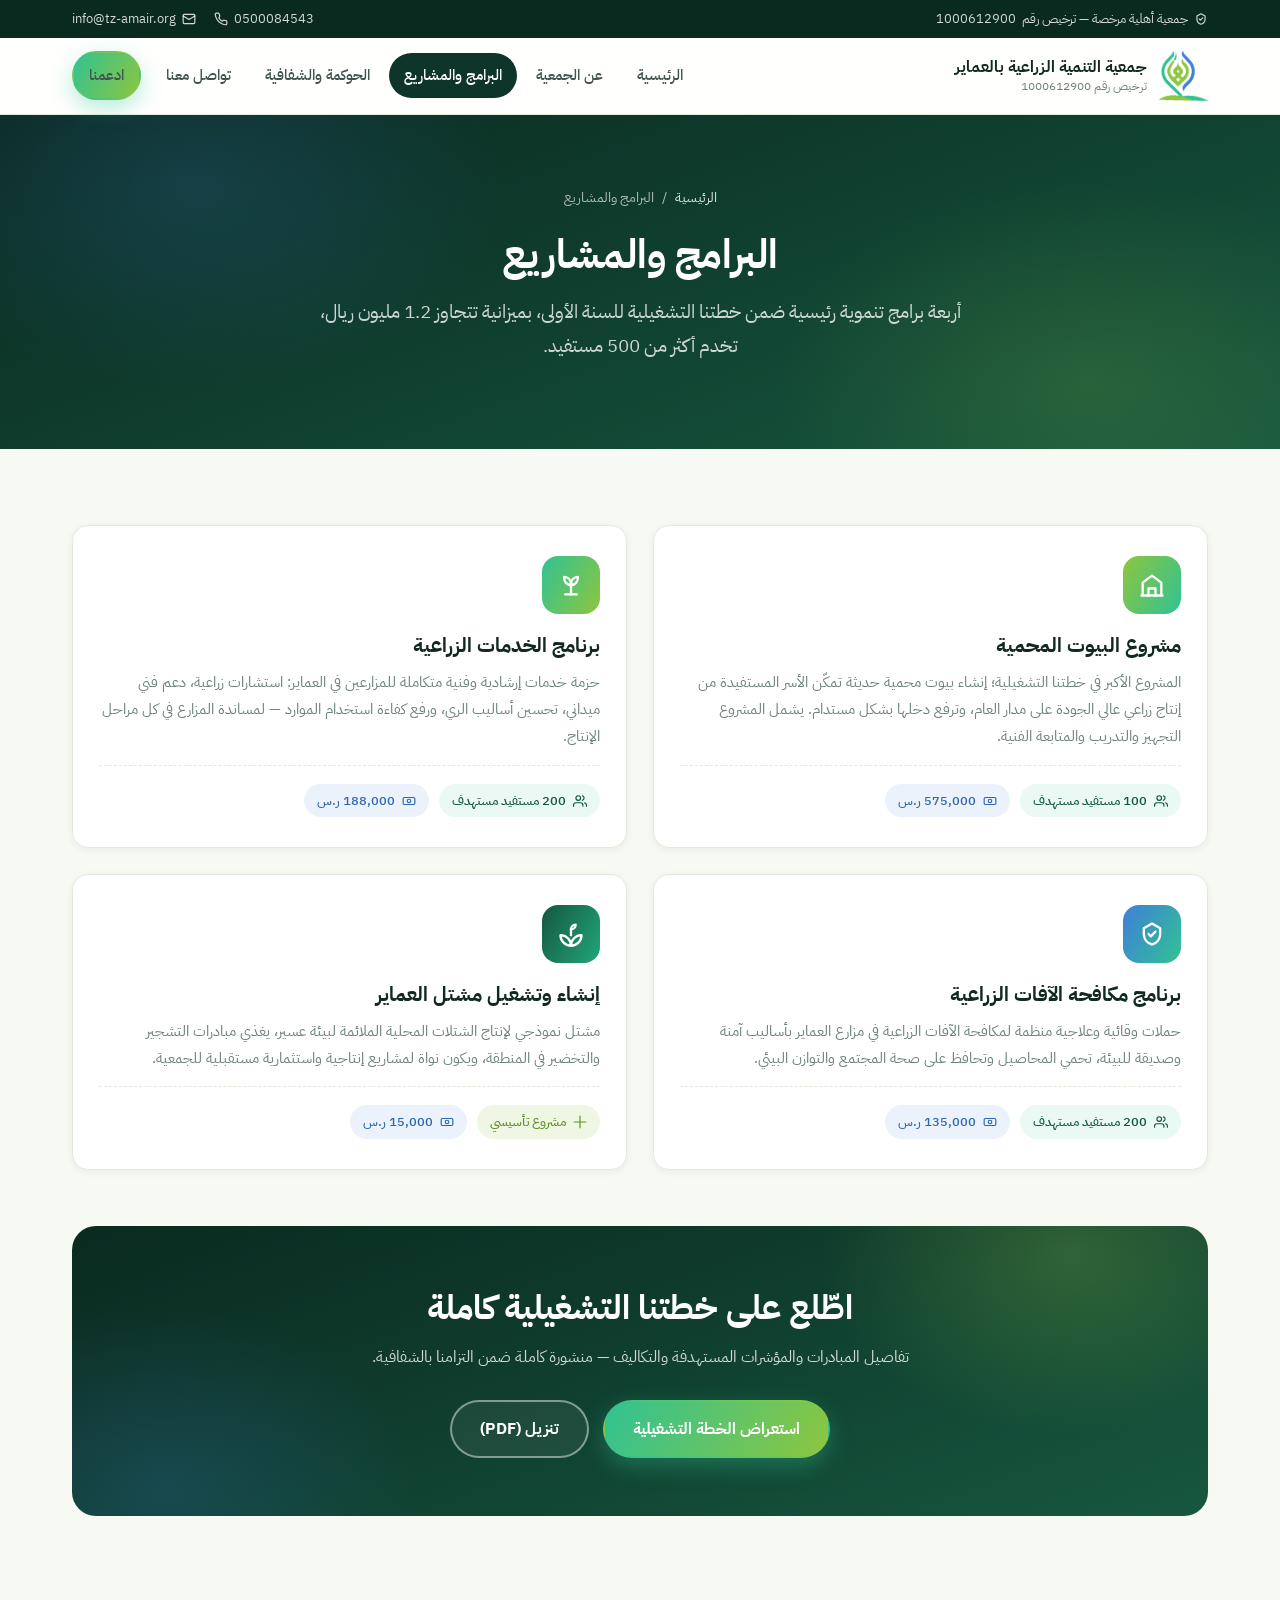
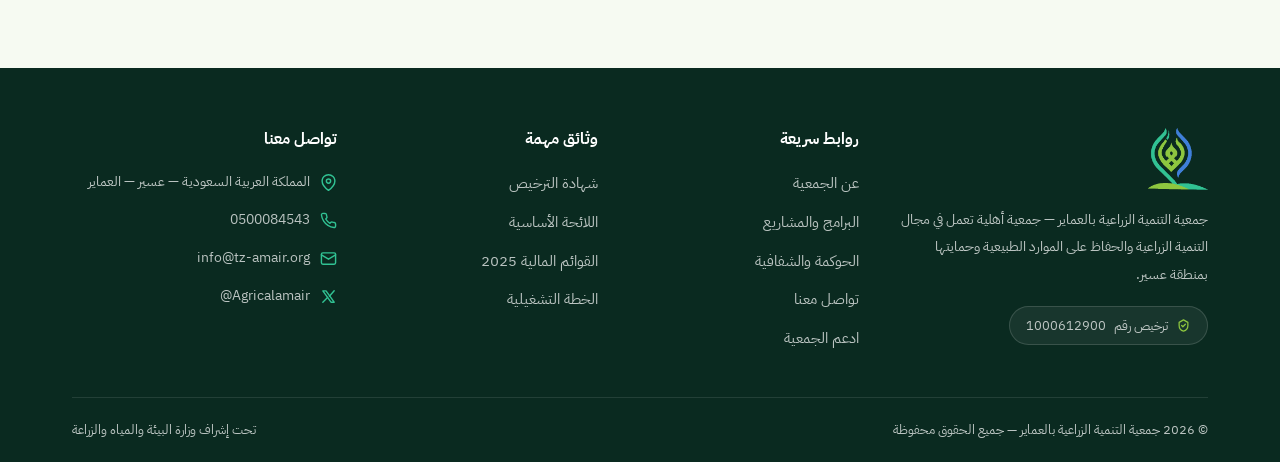
<file: programs.html>
<!DOCTYPE html>
<html lang="ar" dir="rtl">
<head>
<meta charset="UTF-8">
<meta name="viewport" content="width=device-width, initial-scale=1.0">
<title>البرامج والمشاريع | جمعية التنمية الزراعية بالعماير</title>
<meta name="description" content="برامج ومشاريع جمعية التنمية الزراعية بالعماير: البيوت المحمية، الخدمات الزراعية، مكافحة الآفات، ومشتل العماير — أثر حقيقي لأكثر من 500 مستفيد.">
<meta name="theme-color" content="#0d3529">
<link rel="icon" type="image/png" sizes="32x32" href="assets/img/favicon-32.png">
<link rel="icon" type="image/png" sizes="192x192" href="assets/img/favicon-192.png">
<link rel="apple-touch-icon" href="assets/img/apple-touch-icon.png">
<meta property="og:title" content="البرامج والمشاريع | جمعية التنمية الزراعية بالعماير">
<meta property="og:description" content="أربعة برامج تنموية رئيسية تخدم أكثر من 500 مستفيد في العماير بمنطقة عسير.">
<meta property="og:type" content="website">
<meta property="og:image" content="assets/img/logo-full.png">
<link rel="stylesheet" href="assets/css/style.css">
</head>
<body>
<a class="skip-link" href="#main">تجاوز إلى المحتوى الرئيسي</a>

<div class="topbar">
  <div class="container">
    <span class="topbar__meta">
      <svg viewBox="0 0 24 24" fill="none" stroke="currentColor" stroke-width="2" stroke-linecap="round" stroke-linejoin="round" aria-hidden="true"><path d="M9 12l2 2 4-4"/><path d="M12 3l7 4v5c0 4.5-3 8-7 9-4-1-7-4.5-7-9V7z"/></svg>
      جمعية أهلية مرخصة — ترخيص رقم <bdo dir="ltr">1000612900</bdo>
    </span>
    <div class="topbar__links">
      <a href="tel:+966500084543" dir="ltr"><svg viewBox="0 0 24 24" fill="none" stroke="currentColor" stroke-width="2" stroke-linecap="round" stroke-linejoin="round" aria-hidden="true"><path d="M22 16.92v3a2 2 0 0 1-2.18 2 19.79 19.79 0 0 1-8.63-3.07 19.5 19.5 0 0 1-6-6A19.79 19.79 0 0 1 2.08 4.18 2 2 0 0 1 4.06 2h3a2 2 0 0 1 2 1.72c.13.96.36 1.9.7 2.81a2 2 0 0 1-.45 2.11L8.09 9.91a16 16 0 0 0 6 6l1.27-1.27a2 2 0 0 1 2.11-.45c.91.34 1.85.57 2.81.7A2 2 0 0 1 22 16.92z"/></svg><span class="txt">0500084543</span></a>
      <a href="mailto:info@tz-amair.org"><svg viewBox="0 0 24 24" fill="none" stroke="currentColor" stroke-width="2" stroke-linecap="round" stroke-linejoin="round" aria-hidden="true"><rect x="2" y="4" width="20" height="16" rx="2"/><path d="m22 7-10 6L2 7"/></svg><span class="txt">info@tz-amair.org</span></a>
    </div>
  </div>
</div>

<header class="nav">
  <div class="container">
    <a class="brand" href="index.html">
      <img src="assets/img/logo-mark.png" alt="شعار جمعية التنمية الزراعية بالعماير">
      <span class="brand__txt">
        <span class="brand__name">جمعية التنمية الزراعية بالعماير</span>
        <span class="brand__lic">ترخيص رقم <bdo dir="ltr">1000612900</bdo></span>
      </span>
    </a>
    <nav class="nav__links" id="nav-links" aria-label="التنقل الرئيسي">
      <a href="index.html">الرئيسية</a>
      <a href="about.html">عن الجمعية</a>
      <a href="programs.html">البرامج والمشاريع</a>
      <a href="governance.html">الحوكمة والشفافية</a>
      <a href="contact.html">تواصل معنا</a>
      <a href="contact.html#donate" class="btn btn--primary btn--sm nav__cta">ادعمنا</a>
    </nav>
    <button class="nav__burger" aria-label="فتح القائمة" aria-expanded="false" aria-controls="nav-links">
      <svg viewBox="0 0 24 24" fill="none" stroke-width="2" stroke-linecap="round" aria-hidden="true"><path d="M3 6h18M3 12h18M3 18h18"/></svg>
    </button>
  </div>
</header>

<main id="main">
  <section class="page-hero">
    <div class="container">
      <nav class="breadcrumbs" aria-label="مسار التنقل"><a href="index.html">الرئيسية</a><span>/</span><span>البرامج والمشاريع</span></nav>
      <h1>البرامج والمشاريع</h1>
      <p>أربعة برامج تنموية رئيسية ضمن خطتنا التشغيلية للسنة الأولى، بميزانية تتجاوز 1.2 مليون ريال، تخدم أكثر من 500 مستفيد.</p>
    </div>
  </section>

  <section class="section">
    <div class="container">
      <div class="grid grid--2">
        <article class="card program-card reveal">
          <span class="card__icon card__icon--green"><svg viewBox="0 0 24 24" fill="none" stroke="currentColor" stroke-width="2" stroke-linecap="round" stroke-linejoin="round" aria-hidden="true"><path d="M3 21h18"/><path d="M4 21V10l8-6 8 6v11"/><path d="M9 21v-6h6v6"/></svg></span>
          <h3>مشروع البيوت المحمية</h3>
          <p style="margin-bottom:14px;">المشروع الأكبر في خطتنا التشغيلية؛ إنشاء بيوت محمية حديثة تمكّن الأسر المستفيدة من إنتاج زراعي عالي الجودة على مدار العام، وترفع دخلها بشكل مستدام. يشمل المشروع التجهيز والتدريب والمتابعة الفنية.</p>
          <div class="program-card__meta">
            <span class="chip"><svg viewBox="0 0 24 24" fill="none" stroke="currentColor" stroke-width="2" stroke-linecap="round" stroke-linejoin="round" aria-hidden="true"><path d="M17 21v-2a4 4 0 0 0-4-4H5a4 4 0 0 0-4 4v2"/><circle cx="9" cy="7" r="4"/><path d="M23 21v-2a4 4 0 0 0-3-3.87"/><path d="M16 3.13a4 4 0 0 1 0 7.75"/></svg>100 مستفيد مستهدف</span>
            <span class="chip chip--blue"><svg viewBox="0 0 24 24" fill="none" stroke="currentColor" stroke-width="2" stroke-linecap="round" stroke-linejoin="round" aria-hidden="true"><rect x="2" y="6" width="20" height="12" rx="2"/><circle cx="12" cy="12" r="3"/></svg>575,000 ر.س</span>
          </div>
        </article>

        <article class="card program-card reveal reveal-d1">
          <span class="card__icon"><svg viewBox="0 0 24 24" fill="none" stroke="currentColor" stroke-width="2" stroke-linecap="round" stroke-linejoin="round" aria-hidden="true"><path d="M7 20h10"/><path d="M12 20v-8"/><path d="M12 12c4 0 6-3 6-7-4 0-6 3-6 7z"/><path d="M12 12c-4 0-6-3-6-7 4 0 6 3 6 7z"/></svg></span>
          <h3>برنامج الخدمات الزراعية</h3>
          <p style="margin-bottom:14px;">حزمة خدمات إرشادية وفنية متكاملة للمزارعين في العماير: استشارات زراعية، دعم فني ميداني، تحسين أساليب الري، ورفع كفاءة استخدام الموارد — لمساندة المزارع في كل مراحل الإنتاج.</p>
          <div class="program-card__meta">
            <span class="chip"><svg viewBox="0 0 24 24" fill="none" stroke="currentColor" stroke-width="2" stroke-linecap="round" stroke-linejoin="round" aria-hidden="true"><path d="M17 21v-2a4 4 0 0 0-4-4H5a4 4 0 0 0-4 4v2"/><circle cx="9" cy="7" r="4"/><path d="M23 21v-2a4 4 0 0 0-3-3.87"/><path d="M16 3.13a4 4 0 0 1 0 7.75"/></svg>200 مستفيد مستهدف</span>
            <span class="chip chip--blue"><svg viewBox="0 0 24 24" fill="none" stroke="currentColor" stroke-width="2" stroke-linecap="round" stroke-linejoin="round" aria-hidden="true"><rect x="2" y="6" width="20" height="12" rx="2"/><circle cx="12" cy="12" r="3"/></svg>188,000 ر.س</span>
          </div>
        </article>

        <article class="card program-card reveal">
          <span class="card__icon card__icon--blue"><svg viewBox="0 0 24 24" fill="none" stroke="currentColor" stroke-width="2" stroke-linecap="round" stroke-linejoin="round" aria-hidden="true"><path d="M12 3l7 4v5c0 4.5-3 8-7 9-4-1-7-4.5-7-9V7z"/><path d="M9 12l2 2 4-4"/></svg></span>
          <h3>برنامج مكافحة الآفات الزراعية</h3>
          <p style="margin-bottom:14px;">حملات وقائية وعلاجية منظمة لمكافحة الآفات الزراعية في مزارع العماير بأساليب آمنة وصديقة للبيئة، تحمي المحاصيل وتحافظ على صحة المجتمع والتوازن البيئي.</p>
          <div class="program-card__meta">
            <span class="chip"><svg viewBox="0 0 24 24" fill="none" stroke="currentColor" stroke-width="2" stroke-linecap="round" stroke-linejoin="round" aria-hidden="true"><path d="M17 21v-2a4 4 0 0 0-4-4H5a4 4 0 0 0-4 4v2"/><circle cx="9" cy="7" r="4"/><path d="M23 21v-2a4 4 0 0 0-3-3.87"/><path d="M16 3.13a4 4 0 0 1 0 7.75"/></svg>200 مستفيد مستهدف</span>
            <span class="chip chip--blue"><svg viewBox="0 0 24 24" fill="none" stroke="currentColor" stroke-width="2" stroke-linecap="round" stroke-linejoin="round" aria-hidden="true"><rect x="2" y="6" width="20" height="12" rx="2"/><circle cx="12" cy="12" r="3"/></svg>135,000 ر.س</span>
          </div>
        </article>

        <article class="card program-card reveal reveal-d1">
          <span class="card__icon card__icon--deep"><svg viewBox="0 0 24 24" fill="none" stroke="currentColor" stroke-width="2" stroke-linecap="round" stroke-linejoin="round" aria-hidden="true"><path d="M12 22c4.97 0 9-4.03 9-9-4.97 0-9 4.03-9 9z"/><path d="M12 22c-4.97 0-9-4.03-9-9 4.97 0 9 4.03 9 9z"/><path d="M12 13V8"/><path d="M12 8a4 4 0 0 0 4-4 4 4 0 0 0-4 4z"/></svg></span>
          <h3>إنشاء وتشغيل مشتل العماير</h3>
          <p style="margin-bottom:14px;">مشتل نموذجي لإنتاج الشتلات المحلية الملائمة لبيئة عسير، يغذي مبادرات التشجير والتخضير في المنطقة، ويكون نواة لمشاريع إنتاجية واستثمارية مستقبلية للجمعية.</p>
          <div class="program-card__meta">
            <span class="chip chip--green"><svg viewBox="0 0 24 24" fill="none" stroke="currentColor" stroke-width="2" stroke-linecap="round" stroke-linejoin="round" aria-hidden="true"><path d="M12 2v20M2 12h20"/></svg>مشروع تأسيسي</span>
            <span class="chip chip--blue"><svg viewBox="0 0 24 24" fill="none" stroke="currentColor" stroke-width="2" stroke-linecap="round" stroke-linejoin="round" aria-hidden="true"><rect x="2" y="6" width="20" height="12" rx="2"/><circle cx="12" cy="12" r="3"/></svg>15,000 ر.س</span>
          </div>
        </article>
      </div>

      <div class="reveal" style="margin-top:56px;">
        <div class="cta-band">
          <h2>اطّلع على خطتنا التشغيلية كاملة</h2>
          <p>تفاصيل المبادرات والمؤشرات المستهدفة والتكاليف — منشورة كاملة ضمن التزامنا بالشفافية.</p>
          <div class="btn-row">
            <button class="btn btn--primary" data-pdf="documents/operational-plan.pdf" data-pdf-title="الخطة التشغيلية للسنة الأولى">استعراض الخطة التشغيلية</button>
            <a class="btn btn--ghost" href="documents/operational-plan.pdf" download>تنزيل (PDF)</a>
          </div>
        </div>
      </div>
    </div>
  </section>
</main>

<footer class="footer">
  <div class="container">
    <div class="footer__main">
      <div class="footer__brand">
        <img src="assets/img/logo-mark.png" alt="شعار الجمعية">
        <p>جمعية التنمية الزراعية بالعماير — جمعية أهلية تعمل في مجال التنمية الزراعية والحفاظ على الموارد الطبيعية وحمايتها بمنطقة عسير.</p>
        <span class="footer__lic">
          <svg viewBox="0 0 24 24" fill="none" stroke="currentColor" stroke-width="2" stroke-linecap="round" stroke-linejoin="round" aria-hidden="true"><path d="M12 3l7 4v5c0 4.5-3 8-7 9-4-1-7-4.5-7-9V7z"/><path d="M9 12l2 2 4-4"/></svg>
          ترخيص رقم <bdo dir="ltr">1000612900</bdo>
        </span>
      </div>
      <div>
        <h4>روابط سريعة</h4>
        <ul class="footer__links">
          <li><a href="about.html">عن الجمعية</a></li>
          <li><a href="programs.html">البرامج والمشاريع</a></li>
          <li><a href="governance.html">الحوكمة والشفافية</a></li>
          <li><a href="contact.html">تواصل معنا</a></li>
          <li><a href="contact.html#donate">ادعم الجمعية</a></li>
        </ul>
      </div>
      <div>
        <h4>وثائق مهمة</h4>
        <ul class="footer__links">
          <li><a href="documents/license-certificate.pdf" download>شهادة الترخيص</a></li>
          <li><a href="documents/bylaws.pdf" download>اللائحة الأساسية</a></li>
          <li><a href="documents/financial-statements-2025.pdf" download>القوائم المالية 2025</a></li>
          <li><a href="documents/operational-plan.pdf" download>الخطة التشغيلية</a></li>
        </ul>
      </div>
      <div>
        <h4>تواصل معنا</h4>
        <ul class="footer__contact">
          <li><svg viewBox="0 0 24 24" fill="none" stroke="currentColor" stroke-width="2" stroke-linecap="round" stroke-linejoin="round" aria-hidden="true"><path d="M21 10c0 7-9 13-9 13S3 17 3 10a9 9 0 0 1 18 0z"/><circle cx="12" cy="10" r="3"/></svg><span>المملكة العربية السعودية — عسير — العماير</span></li>
          <li><svg viewBox="0 0 24 24" fill="none" stroke="currentColor" stroke-width="2" stroke-linecap="round" stroke-linejoin="round" aria-hidden="true"><path d="M22 16.92v3a2 2 0 0 1-2.18 2 19.79 19.79 0 0 1-8.63-3.07 19.5 19.5 0 0 1-6-6A19.79 19.79 0 0 1 2.08 4.18 2 2 0 0 1 4.06 2h3a2 2 0 0 1 2 1.72c.13.96.36 1.9.7 2.81a2 2 0 0 1-.45 2.11L8.09 9.91a16 16 0 0 0 6 6l1.27-1.27a2 2 0 0 1 2.11-.45c.91.34 1.85.57 2.81.7A2 2 0 0 1 22 16.92z"/></svg><a href="tel:+966500084543">0500084543</a></li>
          <li><svg viewBox="0 0 24 24" fill="none" stroke="currentColor" stroke-width="2" stroke-linecap="round" stroke-linejoin="round" aria-hidden="true"><rect x="2" y="4" width="20" height="16" rx="2"/><path d="m22 7-10 6L2 7"/></svg><a href="mailto:info@tz-amair.org">info@tz-amair.org</a></li>
          <li><svg viewBox="0 0 24 24" fill="none" stroke="currentColor" stroke-width="2" stroke-linecap="round" stroke-linejoin="round" aria-hidden="true"><path d="M4 4l11.5 16h4.5L8.5 4z"/><path d="M20 4l-6.7 7.7M10.6 13.5L4 20"/></svg><a href="https://x.com/Agricalamair" target="_blank" rel="noopener">@Agricalamair</a></li>
        </ul>
      </div>
    </div>
    <div class="footer__bottom">
      <span>© <span data-year>2026</span> جمعية التنمية الزراعية بالعماير — جميع الحقوق محفوظة</span>
      <span>تحت إشراف وزارة البيئة والمياه والزراعة</span>
    </div>
  </div>
</footer>

<div class="pdf-modal" id="pdf-modal" role="dialog" aria-modal="true" aria-label="استعراض المستند">
  <div class="pdf-modal__backdrop"></div>
  <div class="pdf-modal__box">
    <div class="pdf-modal__head">
      <span class="pdf-modal__title">استعراض المستند</span>
      <a class="btn btn--outline btn--sm" data-modal-newtab href="#" target="_blank" rel="noopener">فتح في تبويب</a>
      <a class="btn btn--primary btn--sm" data-modal-download href="#" download>تنزيل</a>
      <button class="pdf-modal__close" aria-label="إغلاق">
        <svg viewBox="0 0 24 24" fill="none" stroke="currentColor" stroke-width="2" stroke-linecap="round" aria-hidden="true"><path d="M18 6 6 18M6 6l12 12"/></svg>
      </button>
    </div>
    <iframe class="pdf-modal__frame" src="about:blank" title="معاينة المستند"></iframe>
    <div class="pdf-modal__fallback">إذا لم تظهر المعاينة على جهازك، استخدم زر «تنزيل» أو «فتح في تبويب».</div>
  </div>
</div>

<script src="assets/js/main.js"></script>
</body>
</html>
</file>
<file: assets/css/style.css>
/* =====================================================
   جمعية التنمية الزراعية بالعماير — نظام التصميم
   Agricultural Development Association in Al-Amayer
   ===================================================== */

/* ---------- الخطوط ---------- */
@font-face {
  font-family: 'IBM Plex Sans Arabic';
  font-style: normal;
  font-weight: 400;
  font-display: swap;
  src: url('../fonts/plex-arabic-400-arabic.woff2') format('woff2');
  unicode-range: U+0600-06FF, U+0750-077F, U+0870-088E, U+0890-0891, U+0898-08E1, U+08E3-08FF, U+200C-200E, U+2010-2011, U+204F, U+2E41, U+FB50-FDFF, U+FE70-FE74, U+FE76-FEFC;
}
@font-face {
  font-family: 'IBM Plex Sans Arabic';
  font-style: normal;
  font-weight: 400;
  font-display: swap;
  src: url('../fonts/plex-arabic-400-latin.woff2') format('woff2');
  unicode-range: U+0000-00FF, U+0131, U+0152-0153, U+02BB-02BC, U+02C6, U+02DA, U+02DC, U+2000-206F, U+2074, U+20AC, U+2122, U+2191, U+2193, U+2212, U+2215, U+FEFF, U+FFFD;
}
@font-face {
  font-family: 'IBM Plex Sans Arabic';
  font-style: normal;
  font-weight: 500;
  font-display: swap;
  src: url('../fonts/plex-arabic-500-arabic.woff2') format('woff2');
  unicode-range: U+0600-06FF, U+0750-077F, U+0870-088E, U+0890-0891, U+0898-08E1, U+08E3-08FF, U+200C-200E, U+2010-2011, U+204F, U+2E41, U+FB50-FDFF, U+FE70-FE74, U+FE76-FEFC;
}
@font-face {
  font-family: 'IBM Plex Sans Arabic';
  font-style: normal;
  font-weight: 500;
  font-display: swap;
  src: url('../fonts/plex-arabic-500-latin.woff2') format('woff2');
  unicode-range: U+0000-00FF, U+0131, U+0152-0153, U+02BB-02BC, U+02C6, U+02DA, U+02DC, U+2000-206F, U+2074, U+20AC, U+2122, U+2191, U+2193, U+2212, U+2215, U+FEFF, U+FFFD;
}
@font-face {
  font-family: 'IBM Plex Sans Arabic';
  font-style: normal;
  font-weight: 700;
  font-display: swap;
  src: url('../fonts/plex-arabic-700-arabic.woff2') format('woff2');
  unicode-range: U+0600-06FF, U+0750-077F, U+0870-088E, U+0890-0891, U+0898-08E1, U+08E3-08FF, U+200C-200E, U+2010-2011, U+204F, U+2E41, U+FB50-FDFF, U+FE70-FE74, U+FE76-FEFC;
}
@font-face {
  font-family: 'IBM Plex Sans Arabic';
  font-style: normal;
  font-weight: 700;
  font-display: swap;
  src: url('../fonts/plex-arabic-700-latin.woff2') format('woff2');
  unicode-range: U+0000-00FF, U+0131, U+0152-0153, U+02BB-02BC, U+02C6, U+02DA, U+02DC, U+2000-206F, U+2074, U+20AC, U+2122, U+2191, U+2193, U+2212, U+2215, U+FEFF, U+FFFD;
}

/* ---------- المتغيرات ---------- */
:root {
  /* ألوان الهوية من الشعار */
  --green: #8dc63f;
  --green-600: #74ad2b;
  --green-700: #5c9020;
  --teal: #31c293;
  --teal-600: #21a67a;
  --blue: #3f7fd9;
  --blue-600: #2f66b5;

  --ink: #12291f;
  --body-c: #40534e;
  --muted: #6d817c;
  --paper: #f6faf2;
  --card: #ffffff;
  --line: #e2ecdb;
  --deep: #0d3529;
  --deep-2: #0a2a20;
  --deep-3: #145741;

  --grad-brand: linear-gradient(120deg, var(--teal) 0%, var(--green) 100%);
  --grad-hero: linear-gradient(160deg, #0a2a20 0%, #0f3d2e 45%, #17573f 100%);

  --radius-s: 10px;
  --radius: 16px;
  --radius-l: 24px;
  --shadow-s: 0 2px 8px rgba(18, 41, 31, 0.06);
  --shadow: 0 10px 30px rgba(18, 41, 31, 0.10);
  --shadow-l: 0 24px 60px rgba(18, 41, 31, 0.16);

  --container: 1180px;
  --nav-h: 76px;

  --fz-hero: clamp(1.9rem, 4.2vw, 3.15rem);
  --fz-h2: clamp(1.5rem, 2.8vw, 2.1rem);
  --fz-h3: 1.22rem;
  --fz-lead: clamp(1rem, 1.6vw, 1.17rem);
}

/* ---------- أساسيات ---------- */
*, *::before, *::after { box-sizing: border-box; margin: 0; padding: 0; }

html { scroll-behavior: smooth; }

body {
  font-family: 'IBM Plex Sans Arabic', 'Segoe UI', Tahoma, sans-serif;
  background: var(--paper);
  color: var(--body-c);
  line-height: 1.8;
  text-rendering: optimizeLegibility;
  -webkit-font-smoothing: antialiased;
  overflow-x: hidden;
}

img { max-width: 100%; display: block; }
a { color: var(--teal-600); text-decoration: none; }
a:hover { color: var(--green-600); }
ul { list-style: none; }

h1, h2, h3, h4 { color: var(--ink); font-weight: 700; line-height: 1.45; }

.container { max-width: var(--container); margin-inline: auto; padding-inline: 22px; }

.section { padding-block: 76px; }
.section--alt { background: #fff; border-block: 1px solid var(--line); }
.section--deep { background: var(--grad-hero); }

:focus-visible { outline: 3px solid var(--teal); outline-offset: 2px; border-radius: 4px; }

.skip-link {
  position: absolute; top: -60px; inset-inline-start: 16px;
  background: var(--deep); color: #fff; padding: 10px 18px;
  border-radius: 0 0 10px 10px; z-index: 300; transition: top .2s;
}
.skip-link:focus { top: 0; color: #fff; }

/* ---------- ترويسة الأقسام ---------- */
.sec-head { max-width: 720px; margin-bottom: 44px; }
.sec-head--center { margin-inline: auto; text-align: center; }
.eyebrow {
  display: inline-flex; align-items: center; gap: 8px;
  font-size: .86rem; font-weight: 700; color: var(--teal-600);
  background: rgba(49, 194, 147, .12);
  padding: 6px 14px; border-radius: 100px; margin-bottom: 14px;
}
.eyebrow::before {
  content: ''; width: 7px; height: 7px; border-radius: 50%;
  background: var(--green);
}
.sec-head h2 { font-size: var(--fz-h2); margin-bottom: 12px; }
.sec-head p { font-size: var(--fz-lead); color: var(--muted); }
.section--deep .sec-head h2 { color: #fff; }
.section--deep .sec-head p { color: rgba(255,255,255,.75); }
.section--deep .eyebrow { background: rgba(141,198,63,.18); color: var(--green); }

/* ---------- الأزرار ---------- */
.btn {
  display: inline-flex; align-items: center; justify-content: center; gap: 10px;
  font: inherit; font-weight: 700; font-size: .98rem;
  padding: 13px 28px; border-radius: 100px; border: 2px solid transparent;
  cursor: pointer; transition: transform .18s ease, box-shadow .18s ease, background .18s ease, color .18s ease;
  white-space: nowrap;
}
.btn svg { width: 19px; height: 19px; flex-shrink: 0; }
.btn:hover { transform: translateY(-2px); }
.btn:active { transform: translateY(0); }

.btn--primary { background: var(--grad-brand); color: #fff; box-shadow: 0 8px 22px rgba(49,194,147,.35); }
.btn--primary:hover { color: #fff; box-shadow: 0 12px 28px rgba(49,194,147,.45); }

.btn--dark { background: var(--deep); color: #fff; }
.btn--dark:hover { background: var(--deep-3); color: #fff; }

.btn--ghost { border-color: rgba(255,255,255,.45); color: #fff; background: rgba(255,255,255,.06); }
.btn--ghost:hover { background: rgba(255,255,255,.14); border-color: #fff; color: #fff; }

.btn--outline { border-color: var(--line); color: var(--ink); background: #fff; }
.btn--outline:hover { border-color: var(--teal); color: var(--teal-600); }

.btn--sm { padding: 9px 18px; font-size: .9rem; }
.btn--sm svg { width: 16px; height: 16px; }

/* ---------- شريط التنقل ---------- */
.topbar {
  background: var(--deep-2); color: rgba(255,255,255,.82);
  font-size: .82rem; padding-block: 7px;
}
.topbar .container { display: flex; justify-content: space-between; align-items: center; gap: 12px; flex-wrap: wrap; }
.topbar a { color: rgba(255,255,255,.82); display: inline-flex; align-items: center; gap: 6px; }
.topbar a:hover { color: var(--green); }
.topbar svg { width: 14px; height: 14px; }
.topbar__meta { display: inline-flex; align-items: center; gap: 6px; }
.topbar__links { display: flex; gap: 18px; align-items: center; }

.nav {
  position: sticky; top: 0; z-index: 200;
  background: rgba(255,255,255,.92);
  backdrop-filter: blur(14px); -webkit-backdrop-filter: blur(14px);
  border-bottom: 1px solid var(--line);
  transition: box-shadow .25s ease;
}
.nav.is-scrolled { box-shadow: var(--shadow-s); }
.nav .container { display: flex; align-items: center; gap: 22px; height: var(--nav-h); }

.brand { display: flex; align-items: center; gap: 12px; margin-inline-end: auto; }
.brand img { height: 50px; width: auto; }
.brand__txt { line-height: 1.45; }
.brand__name { font-weight: 700; color: var(--ink); font-size: .98rem; display: block; }
.brand__lic { font-size: .72rem; color: var(--muted); display: block; }

.nav__links { display: flex; align-items: center; gap: 4px; }
.nav__links a {
  padding: 9px 15px; border-radius: 100px;
  color: var(--body-c); font-weight: 500; font-size: .95rem;
  transition: background .18s, color .18s;
}
.nav__links a:hover { background: rgba(49,194,147,.1); color: var(--teal-600); }
.nav__links a.is-active { background: var(--deep); color: #fff; }
.nav__cta { margin-inline-start: 6px; }

.nav__burger {
  display: none; background: none; border: 0; cursor: pointer;
  width: 46px; height: 46px; border-radius: 12px; align-items: center; justify-content: center;
}
.nav__burger:hover { background: rgba(49,194,147,.1); }
.nav__burger svg { width: 26px; height: 26px; stroke: var(--ink); }

/* ---------- الواجهة الرئيسية ---------- */
.hero {
  position: relative; overflow: hidden;
  background: var(--grad-hero); color: #fff;
}
.hero::before {
  content: ''; position: absolute; inset: 0; pointer-events: none;
  background:
    radial-gradient(620px 420px at 12% 10%, rgba(63,127,217,.20), transparent 65%),
    radial-gradient(700px 480px at 88% 88%, rgba(141,198,63,.18), transparent 65%),
    radial-gradient(520px 380px at 78% 8%, rgba(49,194,147,.22), transparent 60%);
}
.hero__pattern {
  position: absolute; inset: 0; opacity: .05; pointer-events: none;
  background-image: url("data:image/svg+xml,%3Csvg xmlns='http://www.w3.org/2000/svg' width='84' height='84' viewBox='0 0 84 84'%3E%3Cpath d='M42 12c8 10 12 18 12 26 0 10-5.4 18-12 18s-12-8-12-18c0-8 4-16 12-26z' fill='none' stroke='%23ffffff' stroke-width='2'/%3E%3C/svg%3E");
}
.hero .container {
  position: relative; display: grid; grid-template-columns: 1.15fr .85fr;
  gap: 48px; align-items: center; padding-block: 96px 150px;
}
.hero__badge {
  display: inline-flex; align-items: center; gap: 9px;
  background: rgba(255,255,255,.1); border: 1px solid rgba(255,255,255,.22);
  padding: 8px 18px; border-radius: 100px; font-size: .88rem; font-weight: 500;
  margin-bottom: 22px;
}
.hero__badge svg { width: 17px; height: 17px; color: var(--green); }
.hero h1 { color: #fff; font-size: var(--fz-hero); line-height: 1.5; margin-bottom: 18px; }
.hero h1 .hl {
  background: linear-gradient(120deg, var(--green), var(--teal));
  -webkit-background-clip: text; background-clip: text; color: transparent;
}
.hero__lead { font-size: var(--fz-lead); color: rgba(255,255,255,.82); max-width: 56ch; margin-bottom: 32px; }
.hero__actions { display: flex; gap: 14px; flex-wrap: wrap; }

.hero__art { position: relative; display: flex; justify-content: center; }
.hero__logo-card {
  background: #fff; border-radius: var(--radius-l);
  padding: 44px 52px; box-shadow: var(--shadow-l);
  position: relative; z-index: 1;
}
.hero__logo-card img { width: min(300px, 58vw); height: auto; }
.hero__ring {
  position: absolute; border-radius: 50%; border: 2px dashed rgba(255,255,255,.16);
  animation: spin 60s linear infinite;
}
.hero__ring--1 { width: 430px; height: 430px; }
.hero__ring--2 { width: 560px; height: 560px; border-color: rgba(255,255,255,.08); animation-duration: 90s; animation-direction: reverse; }
@keyframes spin { to { transform: rotate(360deg); } }

.hero__wave { position: absolute; bottom: -1px; inset-inline: 0; pointer-events: none; }
.hero__wave svg { display: block; width: 100%; height: 90px; }

/* ---------- شريط الإحصاءات ---------- */
.stats { margin-top: -78px; position: relative; z-index: 5; }
.stats__grid {
  background: #fff; border-radius: var(--radius-l); box-shadow: var(--shadow);
  display: grid; grid-template-columns: repeat(4, 1fr);
  padding: 34px 20px; border: 1px solid var(--line);
}
.stat { text-align: center; padding-inline: 14px; position: relative; }
.stat + .stat::before {
  content: ''; position: absolute; inset-inline-start: 0; top: 18%;
  height: 64%; width: 1px; background: var(--line);
}
.stat__num {
  font-size: clamp(1.7rem, 3vw, 2.3rem); font-weight: 700; color: var(--ink);
  display: flex; align-items: baseline; justify-content: center; gap: 4px;
}
.stat__num .unit { font-size: .55em; color: var(--teal-600); font-weight: 700; }
.stat__label { color: var(--muted); font-size: .92rem; margin-top: 4px; }

/* ---------- البطاقات العامة ---------- */
.grid { display: grid; gap: 26px; }
.grid--2 { grid-template-columns: repeat(2, 1fr); }
.grid--3 { grid-template-columns: repeat(3, 1fr); }
.grid--4 { grid-template-columns: repeat(4, 1fr); }

.card {
  background: var(--card); border: 1px solid var(--line); border-radius: var(--radius);
  padding: 30px 26px; box-shadow: var(--shadow-s);
  transition: transform .22s ease, box-shadow .22s ease, border-color .22s ease;
}
.card:hover { transform: translateY(-6px); box-shadow: var(--shadow); border-color: rgba(49,194,147,.4); }

.card__icon {
  width: 58px; height: 58px; border-radius: 16px;
  display: flex; align-items: center; justify-content: center; margin-bottom: 18px;
  background: var(--grad-brand); color: #fff;
}
.card__icon svg { width: 28px; height: 28px; }
.card__icon--blue { background: linear-gradient(120deg, var(--blue), var(--teal)); }
.card__icon--green { background: linear-gradient(120deg, var(--green), var(--teal)); }
.card__icon--deep { background: linear-gradient(120deg, var(--deep-3), var(--teal-600)); }
.card h3 { font-size: var(--fz-h3); margin-bottom: 8px; }
.card p { font-size: .95rem; color: var(--muted); }

/* ---------- بطاقات البرامج ---------- */
.program-card { display: flex; flex-direction: column; }
.program-card__meta {
  display: flex; gap: 10px; flex-wrap: wrap; margin-top: 18px; padding-top: 18px;
  border-top: 1px dashed var(--line); margin-top: auto;
}
.chip {
  display: inline-flex; align-items: center; gap: 7px;
  font-size: .82rem; font-weight: 500; color: var(--deep-3);
  background: rgba(49,194,147,.1); border-radius: 100px; padding: 5px 13px;
}
.chip svg { width: 14px; height: 14px; }
.chip--blue { color: var(--blue-600); background: rgba(63,127,217,.1); }
.chip--green { color: var(--green-700); background: rgba(141,198,63,.14); }

/* ---------- قسم القيم / لماذا ---------- */
.value-list { display: grid; gap: 18px; }
.value-item { display: flex; gap: 16px; align-items: flex-start; }
.value-item__dot {
  flex-shrink: 0; width: 46px; height: 46px; border-radius: 13px;
  background: rgba(141,198,63,.15); color: var(--green-700);
  display: flex; align-items: center; justify-content: center;
}
.value-item__dot svg { width: 23px; height: 23px; }
.value-item h4 { font-size: 1.03rem; margin-bottom: 2px; }
.value-item p { font-size: .92rem; color: var(--muted); }

/* ---------- مكتبة الحوكمة ---------- */
/* شريط البحث وعدّاد النتائج */
.doc-toolbar {
  display: flex; align-items: center; justify-content: space-between;
  gap: 18px; flex-wrap: wrap; margin-bottom: 22px;
}
.doc-search {
  position: relative; flex: 1 1 340px; max-width: 460px;
  display: flex; align-items: center;
}
.doc-search__icon {
  position: absolute; inset-inline-start: 16px; display: flex;
  color: var(--muted); pointer-events: none;
}
.doc-search__icon svg { width: 19px; height: 19px; }
.doc-search input {
  font: inherit; width: 100%; padding: 13px 48px 13px 18px;
  border: 1.5px solid var(--line); border-radius: 100px;
  background: #fff; color: var(--ink);
  transition: border-color .18s, box-shadow .18s;
}
.doc-search input::placeholder { color: var(--muted); }
.doc-search input:focus {
  outline: none; border-color: var(--teal); box-shadow: 0 0 0 4px rgba(49,194,147,.14);
}
.doc-search input::-webkit-search-cancel-button { cursor: pointer; }
.doc-count { font-size: .9rem; color: var(--muted); margin: 0; }
.doc-count strong { color: var(--ink); font-weight: 700; }

.doc-empty {
  display: none; flex-direction: column; align-items: center; gap: 12px;
  text-align: center; color: var(--muted); font-size: 1rem;
  padding: 64px 24px; background: #fff;
  border: 1.5px dashed var(--line); border-radius: var(--radius);
}
.doc-empty svg { width: 40px; height: 40px; color: var(--teal); opacity: .7; }
.doc-empty.is-shown { display: flex; }

.filter-tabs { display: flex; gap: 10px; flex-wrap: wrap; margin-bottom: 36px; justify-content: center; }
.doc-toolbar + .filter-tabs { justify-content: flex-start; }
.filter-tab {
  font: inherit; font-size: .92rem; font-weight: 500; cursor: pointer;
  padding: 9px 20px; border-radius: 100px; border: 1.5px solid var(--line);
  background: #fff; color: var(--body-c); transition: all .18s ease;
}
.filter-tab:hover { border-color: var(--teal); color: var(--teal-600); }
.filter-tab.is-active { background: var(--deep); border-color: var(--deep); color: #fff; }

.doc-grid { display: grid; grid-template-columns: repeat(3, 1fr); gap: 22px; }

.doc-card {
  background: #fff; border: 1px solid var(--line); border-radius: var(--radius);
  padding: 24px; display: flex; flex-direction: column; gap: 14px;
  box-shadow: var(--shadow-s);
  transition: transform .22s ease, box-shadow .22s ease, border-color .22s ease, opacity .3s;
}
.doc-card:hover { transform: translateY(-5px); box-shadow: var(--shadow); border-color: rgba(49,194,147,.45); }
.doc-card.is-hidden { display: none; }

.doc-card__top { display: flex; align-items: flex-start; justify-content: space-between; gap: 10px; }
.doc-card__icon {
  width: 52px; height: 52px; border-radius: 14px; flex-shrink: 0;
  background: linear-gradient(135deg, rgba(49,194,147,.14), rgba(141,198,63,.16));
  color: var(--teal-600); display: flex; align-items: center; justify-content: center;
}
.doc-card__icon svg { width: 26px; height: 26px; }
.doc-card__cat {
  font-size: .74rem; font-weight: 700; color: var(--blue-600);
  background: rgba(63,127,217,.09); padding: 4px 12px; border-radius: 100px;
}
.doc-card h3 { font-size: 1.02rem; line-height: 1.6; }
.doc-card__size { font-size: .8rem; color: var(--muted); display: flex; align-items: center; gap: 6px; }
.doc-card__size svg { width: 14px; height: 14px; }
.doc-card__actions { display: flex; gap: 10px; margin-top: auto; padding-top: 6px; }
.doc-card__actions .btn { flex: 1; }

/* ---------- نافذة استعراض PDF ---------- */
.pdf-modal {
  position: fixed; inset: 0; z-index: 400; display: none;
  align-items: center; justify-content: center; padding: 20px;
}
.pdf-modal.is-open { display: flex; }
.pdf-modal__backdrop {
  position: absolute; inset: 0; background: rgba(10, 32, 24, .78);
  backdrop-filter: blur(6px); -webkit-backdrop-filter: blur(6px);
}
.pdf-modal__box {
  position: relative; background: #fff; border-radius: var(--radius);
  width: min(1060px, 100%); height: min(86vh, 900px);
  display: flex; flex-direction: column; overflow: hidden; box-shadow: var(--shadow-l);
  animation: modalIn .28s cubic-bezier(.2,.9,.3,1.2);
}
@keyframes modalIn { from { opacity: 0; transform: translateY(26px) scale(.97); } }
.pdf-modal__head {
  display: flex; align-items: center; gap: 12px;
  padding: 14px 20px; border-bottom: 1px solid var(--line); background: #fbfdf9;
}
.pdf-modal__title { font-size: 1rem; font-weight: 700; color: var(--ink); margin-inline-end: auto; }
.pdf-modal__close {
  background: none; border: 0; cursor: pointer; width: 42px; height: 42px;
  border-radius: 12px; display: flex; align-items: center; justify-content: center; color: var(--muted);
}
.pdf-modal__close:hover { background: rgba(18,41,31,.06); color: var(--ink); }
.pdf-modal__close svg { width: 22px; height: 22px; }
.pdf-modal__frame { flex: 1; border: 0; width: 100%; background: #525659; }
.pdf-modal__fallback { padding: 10px 20px; font-size: .85rem; color: var(--muted); background: #fbfdf9; border-top: 1px solid var(--line); }

/* ---------- مجلس الإدارة ---------- */
.board-grid { display: grid; grid-template-columns: repeat(3, 1fr); gap: 22px; }
.member-card {
  background: #fff; border: 1px solid var(--line); border-radius: var(--radius);
  padding: 28px 22px; text-align: center; box-shadow: var(--shadow-s);
  transition: transform .22s ease, box-shadow .22s ease;
}
.member-card:hover { transform: translateY(-5px); box-shadow: var(--shadow); }
.member-card__avatar {
  width: 74px; height: 74px; margin: 0 auto 16px; border-radius: 50%;
  background: var(--grad-brand); color: #fff;
  display: flex; align-items: center; justify-content: center;
  font-size: 1.6rem; font-weight: 700;
}
.member-card--chair .member-card__avatar { background: linear-gradient(135deg, var(--deep-3), var(--teal)); }
.member-card h3 { font-size: 1.04rem; margin-bottom: 4px; }
.member-card__role {
  display: inline-block; font-size: .8rem; font-weight: 700; color: var(--teal-600);
  background: rgba(49,194,147,.1); padding: 4px 14px; border-radius: 100px;
}
.member-card--chair .member-card__role { color: #fff; background: var(--deep); }

/* ---------- الهيكل التنظيمي ---------- */
.org-chart { display: flex; flex-direction: column; align-items: center; }
.org-node {
  background: #fff; border: 1.5px solid var(--line); border-radius: 14px;
  padding: 13px 34px; font-weight: 700; color: var(--ink); text-align: center;
  box-shadow: var(--shadow-s); position: relative; font-size: .96rem;
}
.org-node--root { background: var(--deep); border-color: var(--deep); color: #fff; }
.org-node--exec { background: var(--grad-brand); border-color: transparent; color: #fff; }
.org-node small { display: block; font-weight: 400; font-size: .78rem; opacity: .75; }
.org-line { width: 2px; height: 30px; background: var(--line); }
.org-row { display: flex; gap: 12px; flex-wrap: wrap; justify-content: center; }
.org-row .org-node { font-size: .85rem; font-weight: 500; padding: 10px 18px; }
.org-label { font-size: .8rem; font-weight: 700; color: var(--muted); margin-bottom: 10px; letter-spacing: .02em; }

/* ---------- جدول الترخيص ---------- */
.info-table {
  width: 100%; border-collapse: collapse; background: #fff;
  border-radius: var(--radius); overflow: hidden; box-shadow: var(--shadow-s);
  border: 1px solid var(--line);
}
.info-table th, .info-table td { padding: 15px 22px; text-align: start; font-size: .95rem; }
.info-table th {
  background: rgba(49,194,147,.07); color: var(--ink); font-weight: 700;
  width: 220px; border-inline-end: 1px solid var(--line);
}
.info-table tr + tr th, .info-table tr + tr td { border-top: 1px solid var(--line); }
.info-table td { color: var(--body-c); }
.badge-ok {
  display: inline-flex; align-items: center; gap: 6px; font-size: .82rem; font-weight: 700;
  color: var(--green-700); background: rgba(141,198,63,.15); padding: 4px 14px; border-radius: 100px;
}
.badge-ok svg { width: 14px; height: 14px; }

/* ---------- شريط الثقة ---------- */
.trust { background: #fff; border-block: 1px solid var(--line); padding-block: 34px; }
.trust__grid { display: flex; align-items: center; justify-content: center; gap: 44px; flex-wrap: wrap; }
.trust__item { display: flex; align-items: center; gap: 13px; color: var(--body-c); font-size: .93rem; font-weight: 500; }
.trust__item svg { width: 30px; height: 30px; color: var(--teal-600); flex-shrink: 0; }

/* ---------- CTA ---------- */
.cta-band {
  position: relative; overflow: hidden;
  background: var(--grad-hero); border-radius: var(--radius-l);
  padding: 58px 48px; color: #fff; text-align: center;
}
.cta-band::before {
  content: ''; position: absolute; inset: 0;
  background:
    radial-gradient(420px 300px at 88% 10%, rgba(141,198,63,.25), transparent 60%),
    radial-gradient(420px 300px at 8% 90%, rgba(63,127,217,.2), transparent 60%);
}
.cta-band > * { position: relative; }
.cta-band h2 { color: #fff; font-size: var(--fz-h2); margin-bottom: 10px; }
.cta-band p { color: rgba(255,255,255,.8); max-width: 60ch; margin: 0 auto 28px; }
.cta-band .btn-row { display: flex; gap: 14px; justify-content: center; flex-wrap: wrap; }

/* ---------- صفحة داخلية: ترويسة ---------- */
.page-hero {
  position: relative; overflow: hidden; background: var(--grad-hero); color: #fff;
  padding-block: 68px 86px; text-align: center;
}
.page-hero::before {
  content: ''; position: absolute; inset: 0;
  background:
    radial-gradient(520px 340px at 15% 20%, rgba(63,127,217,.18), transparent 60%),
    radial-gradient(520px 340px at 85% 80%, rgba(141,198,63,.16), transparent 60%);
}
.page-hero .container { position: relative; }
.page-hero h1 { color: #fff; font-size: clamp(1.7rem, 3.4vw, 2.5rem); margin-bottom: 12px; }
.page-hero p { color: rgba(255,255,255,.78); max-width: 62ch; margin-inline: auto; font-size: var(--fz-lead); }
.breadcrumbs {
  display: inline-flex; gap: 8px; align-items: center; font-size: .85rem;
  color: rgba(255,255,255,.65); margin-bottom: 16px;
}
.breadcrumbs a { color: rgba(255,255,255,.85); }
.breadcrumbs a:hover { color: var(--green); }

/* ---------- التواصل ---------- */
.contact-grid { display: grid; grid-template-columns: repeat(3, 1fr); gap: 22px; }
.contact-card {
  background: #fff; border: 1px solid var(--line); border-radius: var(--radius);
  padding: 28px 24px; text-align: center; box-shadow: var(--shadow-s);
  transition: transform .22s ease, box-shadow .22s ease;
}
.contact-card:hover { transform: translateY(-5px); box-shadow: var(--shadow); }
.contact-card__icon {
  width: 58px; height: 58px; margin: 0 auto 16px; border-radius: 16px;
  background: var(--grad-brand); color: #fff;
  display: flex; align-items: center; justify-content: center;
}
.contact-card__icon svg { width: 27px; height: 27px; }
.contact-card h3 { font-size: 1.02rem; margin-bottom: 6px; }
.contact-card a, .contact-card span.val { font-size: .95rem; color: var(--body-c); direction: ltr; unicode-bidi: embed; }
.contact-card a:hover { color: var(--teal-600); }

.donate-box {
  background: #fff; border: 1.5px solid rgba(49,194,147,.35); border-radius: var(--radius-l);
  padding: 40px; box-shadow: var(--shadow); display: grid; grid-template-columns: 1fr auto; gap: 26px; align-items: center;
}
.donate-box h3 { font-size: 1.3rem; margin-bottom: 8px; }
.donate-box p { color: var(--muted); font-size: .95rem; }
.iban-row {
  margin-top: 18px; display: flex; align-items: center; gap: 12px; flex-wrap: wrap;
}
.iban-chip {
  font-family: 'IBM Plex Sans Arabic', monospace; direction: ltr; unicode-bidi: embed;
  background: rgba(49,194,147,.08); border: 1.5px dashed var(--teal);
  border-radius: 12px; padding: 12px 20px; font-weight: 700; color: var(--deep-3);
  font-size: clamp(.85rem, 2.4vw, 1.05rem); letter-spacing: .03em;
}
.copy-feedback { font-size: .82rem; color: var(--green-700); font-weight: 700; opacity: 0; transition: opacity .25s; }
.copy-feedback.is-visible { opacity: 1; }

.form-card {
  background: #fff; border: 1px solid var(--line); border-radius: var(--radius-l);
  padding: 38px; box-shadow: var(--shadow-s);
}
.form-grid { display: grid; grid-template-columns: 1fr 1fr; gap: 18px; }
.form-field { display: flex; flex-direction: column; gap: 7px; }
.form-field--full { grid-column: 1 / -1; }
.form-field label { font-size: .9rem; font-weight: 700; color: var(--ink); }
.form-field input, .form-field textarea {
  font: inherit; padding: 12px 16px; border: 1.5px solid var(--line); border-radius: 12px;
  background: var(--paper); color: var(--ink); transition: border-color .18s, box-shadow .18s;
}
.form-field input:focus, .form-field textarea:focus {
  outline: none; border-color: var(--teal); box-shadow: 0 0 0 4px rgba(49,194,147,.14);
}
.form-field textarea { min-height: 140px; resize: vertical; }

/* ---------- التذييل ---------- */
.footer { background: var(--deep-2); color: rgba(255,255,255,.72); margin-top: 76px; }
.footer__main {
  display: grid; grid-template-columns: 1.4fr 1fr 1fr 1.2fr; gap: 40px;
  padding-block: 60px 44px;
}
.footer__brand img { height: 62px; margin-bottom: 16px; }
.footer__brand p { font-size: .9rem; line-height: 1.9; }
.footer h4 { color: #fff; font-size: 1rem; margin-bottom: 18px; }
.footer__links li + li { margin-top: 10px; }
.footer__links a { color: rgba(255,255,255,.72); font-size: .92rem; }
.footer__links a:hover { color: var(--green); }
.footer__contact li {
  display: flex; gap: 10px; align-items: flex-start; font-size: .9rem;
}
.footer__contact li + li { margin-top: 12px; }
.footer__contact svg { width: 17px; height: 17px; margin-top: 5px; color: var(--teal); flex-shrink: 0; }
.footer__contact a { color: rgba(255,255,255,.72); direction: ltr; unicode-bidi: embed; }
.footer__contact a:hover { color: var(--green); }
.footer__lic {
  margin-top: 18px; display: inline-flex; align-items: center; gap: 8px;
  background: rgba(255,255,255,.06); border: 1px solid rgba(255,255,255,.14);
  border-radius: 100px; padding: 7px 16px; font-size: .8rem;
}
.footer__lic svg { width: 15px; height: 15px; color: var(--green); }
.footer__bottom {
  border-top: 1px solid rgba(255,255,255,.1); padding-block: 20px;
  display: flex; justify-content: space-between; gap: 12px; flex-wrap: wrap;
  font-size: .82rem;
}

/* أدوات الفلترة تعمل بـ JavaScript فقط — تُخفى بدونه وتظهر كل الوثائق */
.doc-toolbar, .filter-tabs { display: none; }
.js .doc-toolbar { display: flex; }
.js .filter-tabs { display: flex; }

/* ---------- حركات الظهور (تُفعّل فقط عند توفر JavaScript) ---------- */
.js .reveal { opacity: 0; transform: translateY(26px); transition: opacity .7s ease, transform .7s ease; }
.js .reveal.is-visible { opacity: 1; transform: none; }
.reveal-d1 { transition-delay: .1s; }
.reveal-d2 { transition-delay: .2s; }
.reveal-d3 { transition-delay: .3s; }

@media (prefers-reduced-motion: reduce) {
  html { scroll-behavior: auto; }
  *, *::before, *::after { animation: none !important; transition: none !important; }
  .js .reveal { opacity: 1; transform: none; }
}

/* ---------- استجابة ---------- */
@media (max-width: 1024px) {
  .hero .container { grid-template-columns: 1fr; text-align: center; padding-block: 72px 140px; }
  .hero__lead { margin-inline: auto; }
  .hero__actions { justify-content: center; }
  .hero__art { order: -1; }
  .hero__logo-card { padding: 30px 38px; }
  .hero__ring { display: none; }
  .doc-grid, .board-grid, .contact-grid { grid-template-columns: repeat(2, 1fr); }
  .grid--3, .grid--4 { grid-template-columns: repeat(2, 1fr); }
  .footer__main { grid-template-columns: 1fr 1fr; }
  .stats__grid { grid-template-columns: repeat(2, 1fr); row-gap: 26px; }
  .stat:nth-child(3)::before { display: none; }
}

@media (max-width: 720px) {
  .section { padding-block: 56px; }
  .topbar__links span.txt { display: none; }
  .nav__links {
    position: fixed; top: 0; right: 0; height: 100dvh; width: min(320px, 84vw);
    background: #fff; flex-direction: column; align-items: stretch; gap: 6px;
    padding: 90px 24px 24px; box-shadow: var(--shadow-l);
    transform: translateX(100%); visibility: hidden;
    transition: transform .3s ease, visibility .3s; z-index: 250;
  }
  .nav__links.is-open { transform: translateX(0); visibility: visible; }
  .nav__links a { padding: 13px 18px; border-radius: 12px; font-size: 1rem; }
  .nav__cta { margin: 10px 0 0; }
  .nav__burger { display: flex; z-index: 260; position: relative; }
  .brand__name { font-size: .88rem; }
  .brand img { height: 42px; }

  .grid--2, .grid--3, .grid--4, .doc-grid, .board-grid, .contact-grid { grid-template-columns: 1fr; }
  .doc-toolbar { flex-direction: column; align-items: stretch; gap: 12px; }
  .doc-search { max-width: none; }
  .doc-count { text-align: center; }
  .stats__grid { grid-template-columns: 1fr 1fr; }
  .donate-box { grid-template-columns: 1fr; text-align: center; }
  .iban-row { justify-content: center; }
  .form-grid { grid-template-columns: 1fr; }
  .footer__main { grid-template-columns: 1fr; gap: 32px; }
  .footer__bottom { justify-content: center; text-align: center; }
  .cta-band { padding: 44px 24px; }
  .org-node { padding-inline: 20px; }
  .pdf-modal { padding: 10px; }
  .pdf-modal__box { height: 92dvh; }
}

/* ---------- طباعة ---------- */
@media print {
  .topbar, .nav, .footer, .cta-band, .hero__actions, .doc-card__actions, .filter-tabs { display: none !important; }
  body { background: #fff; }
}
</file>
